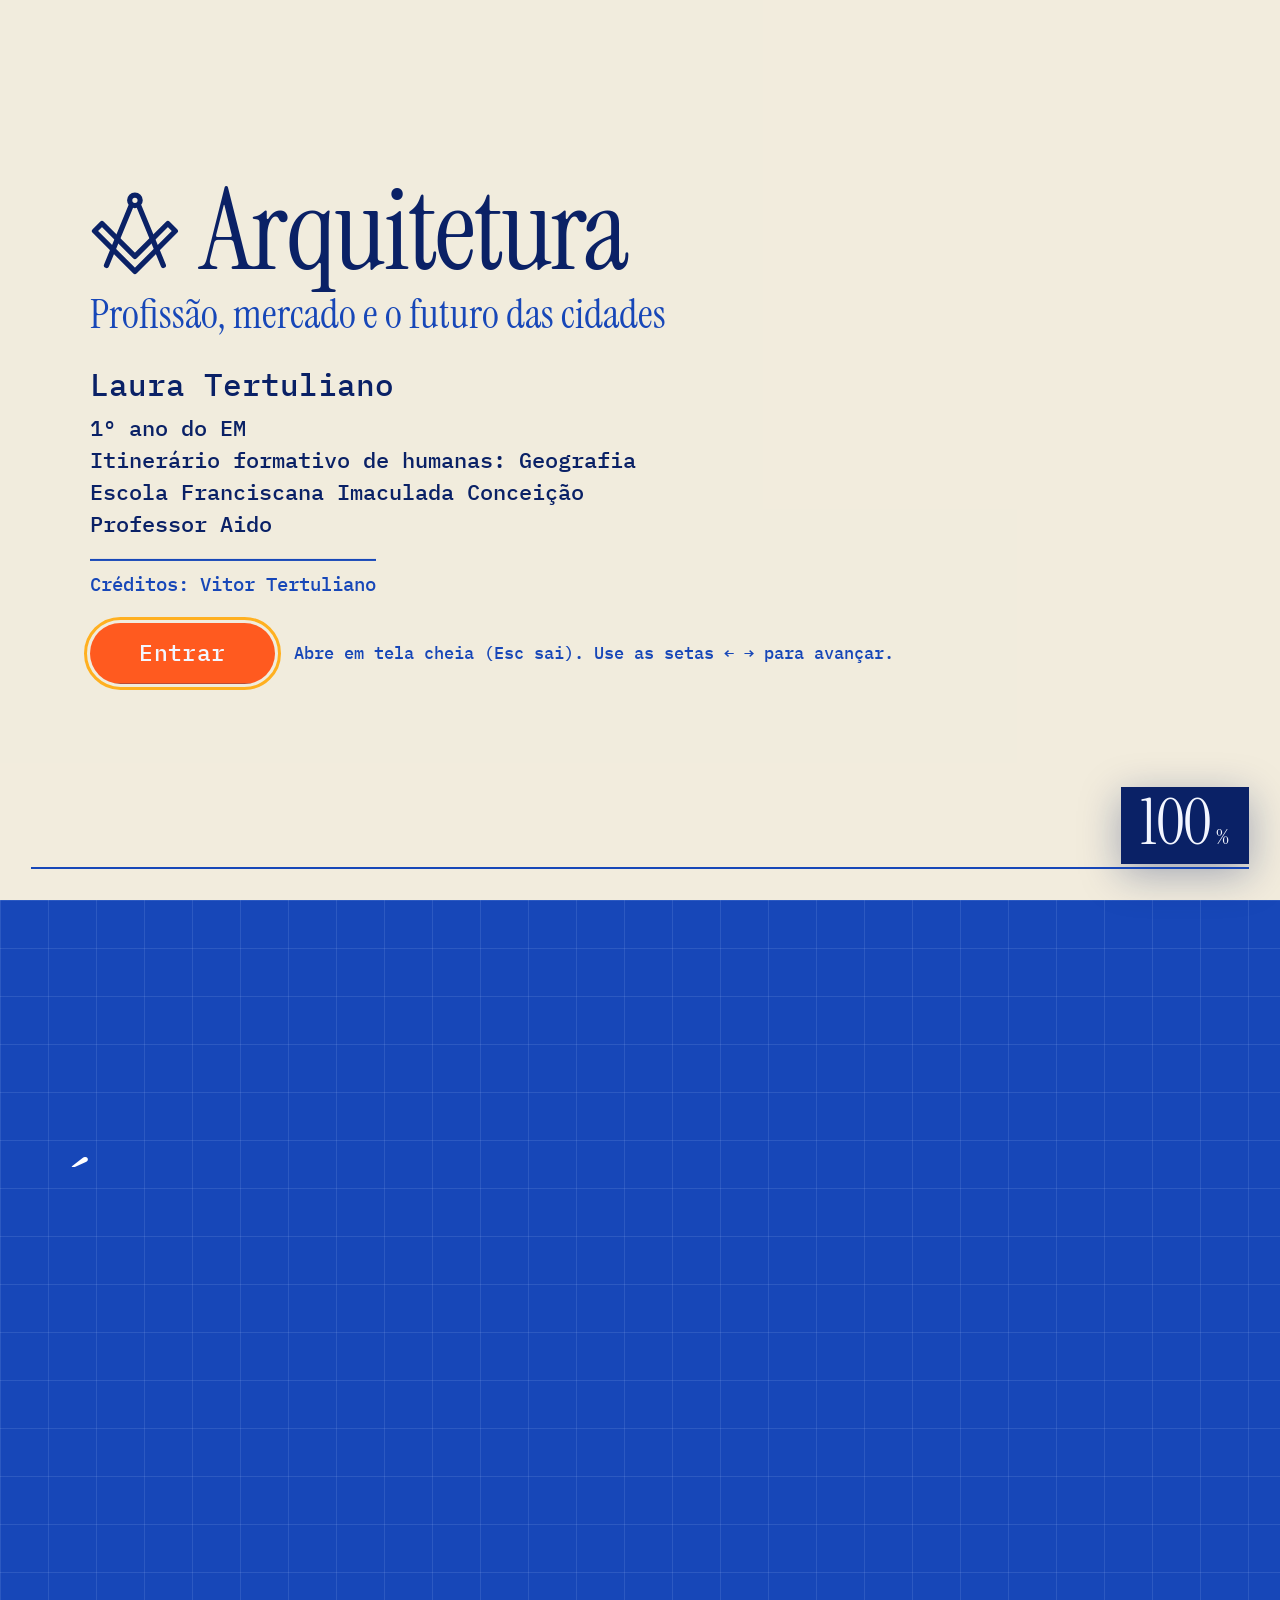
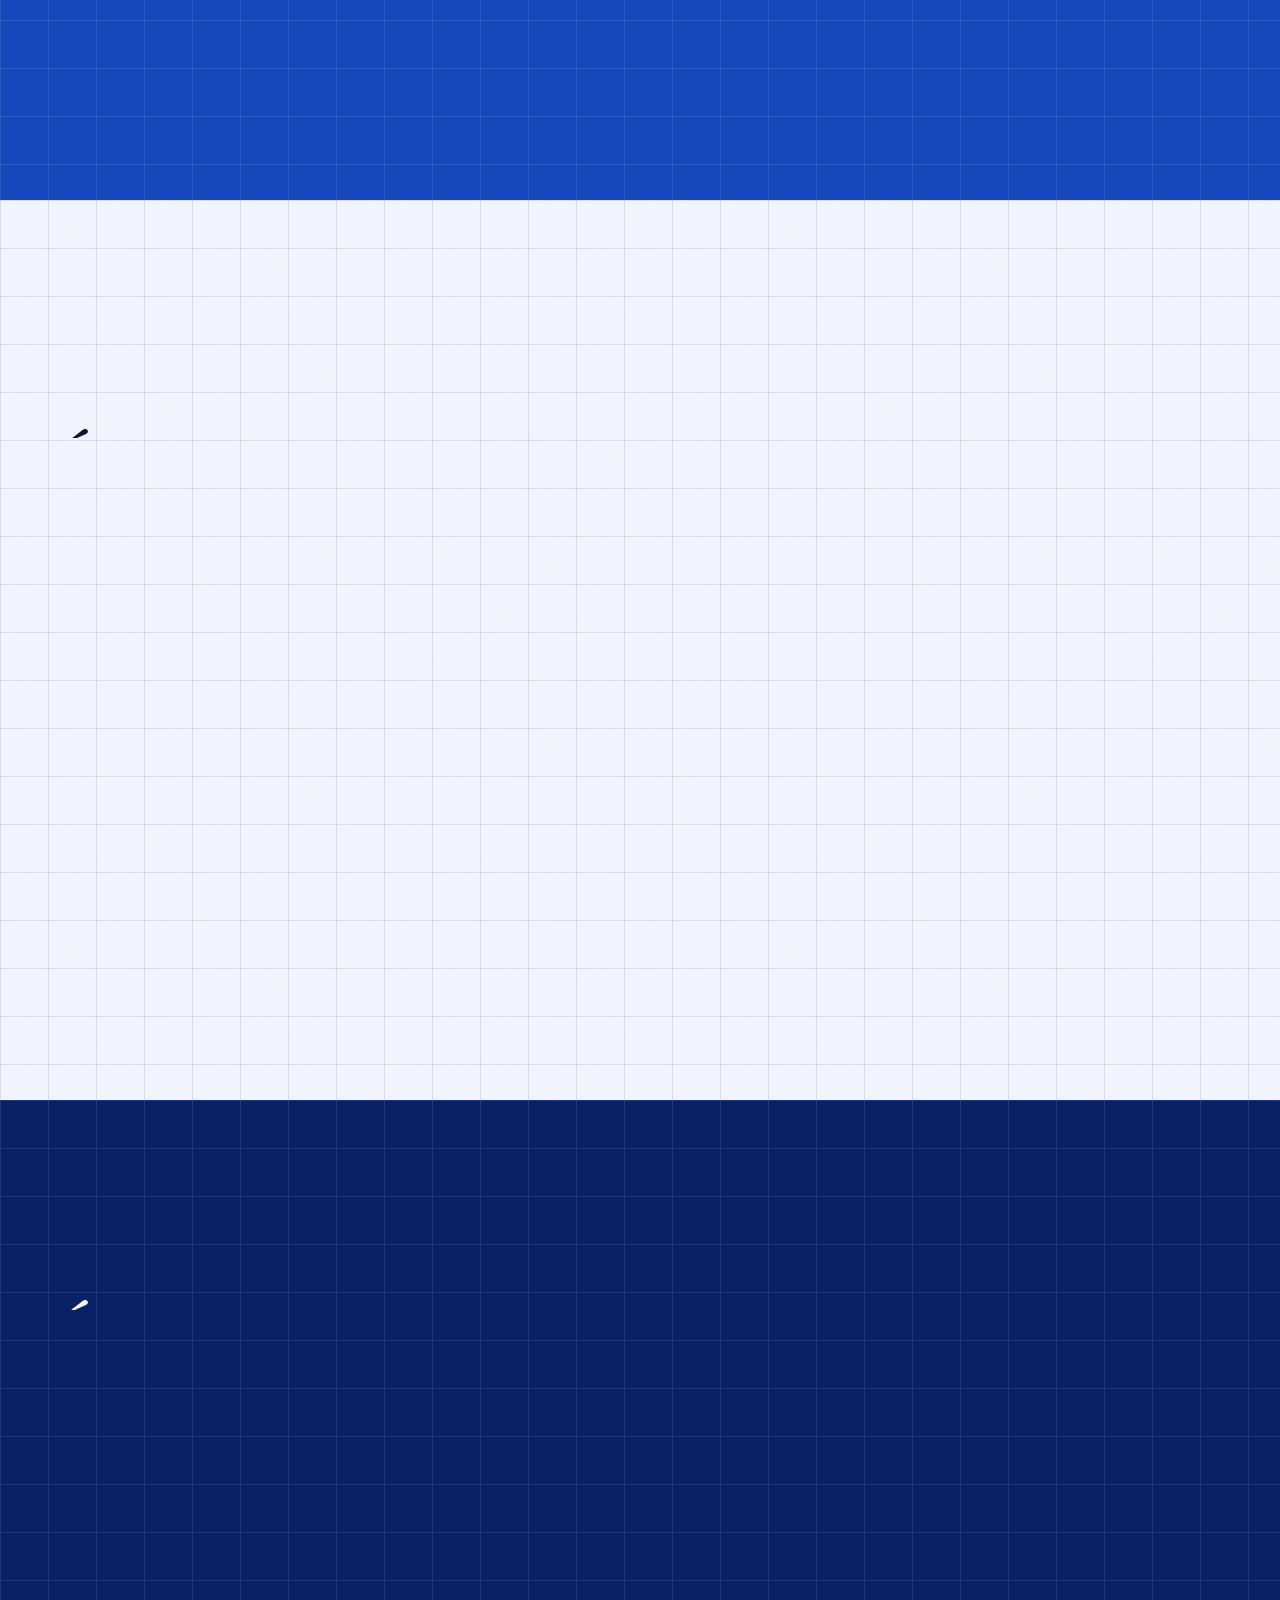
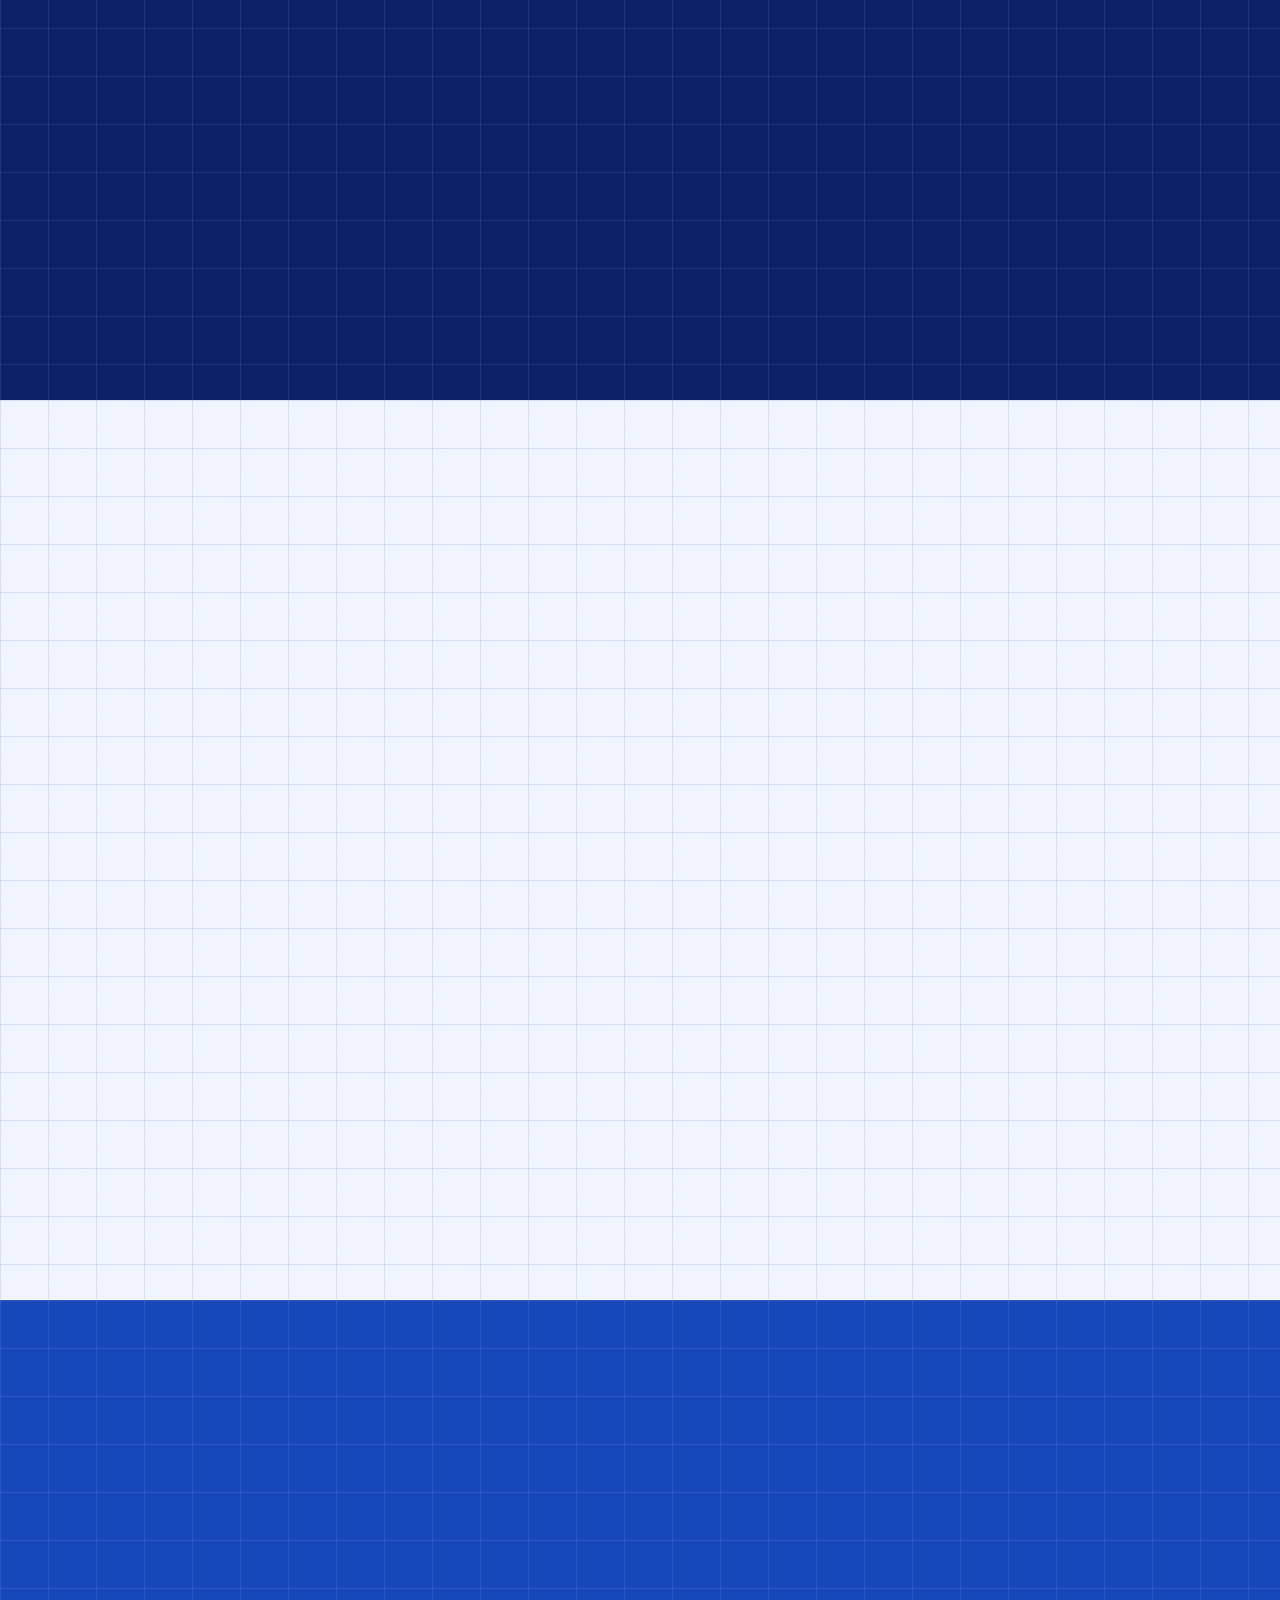
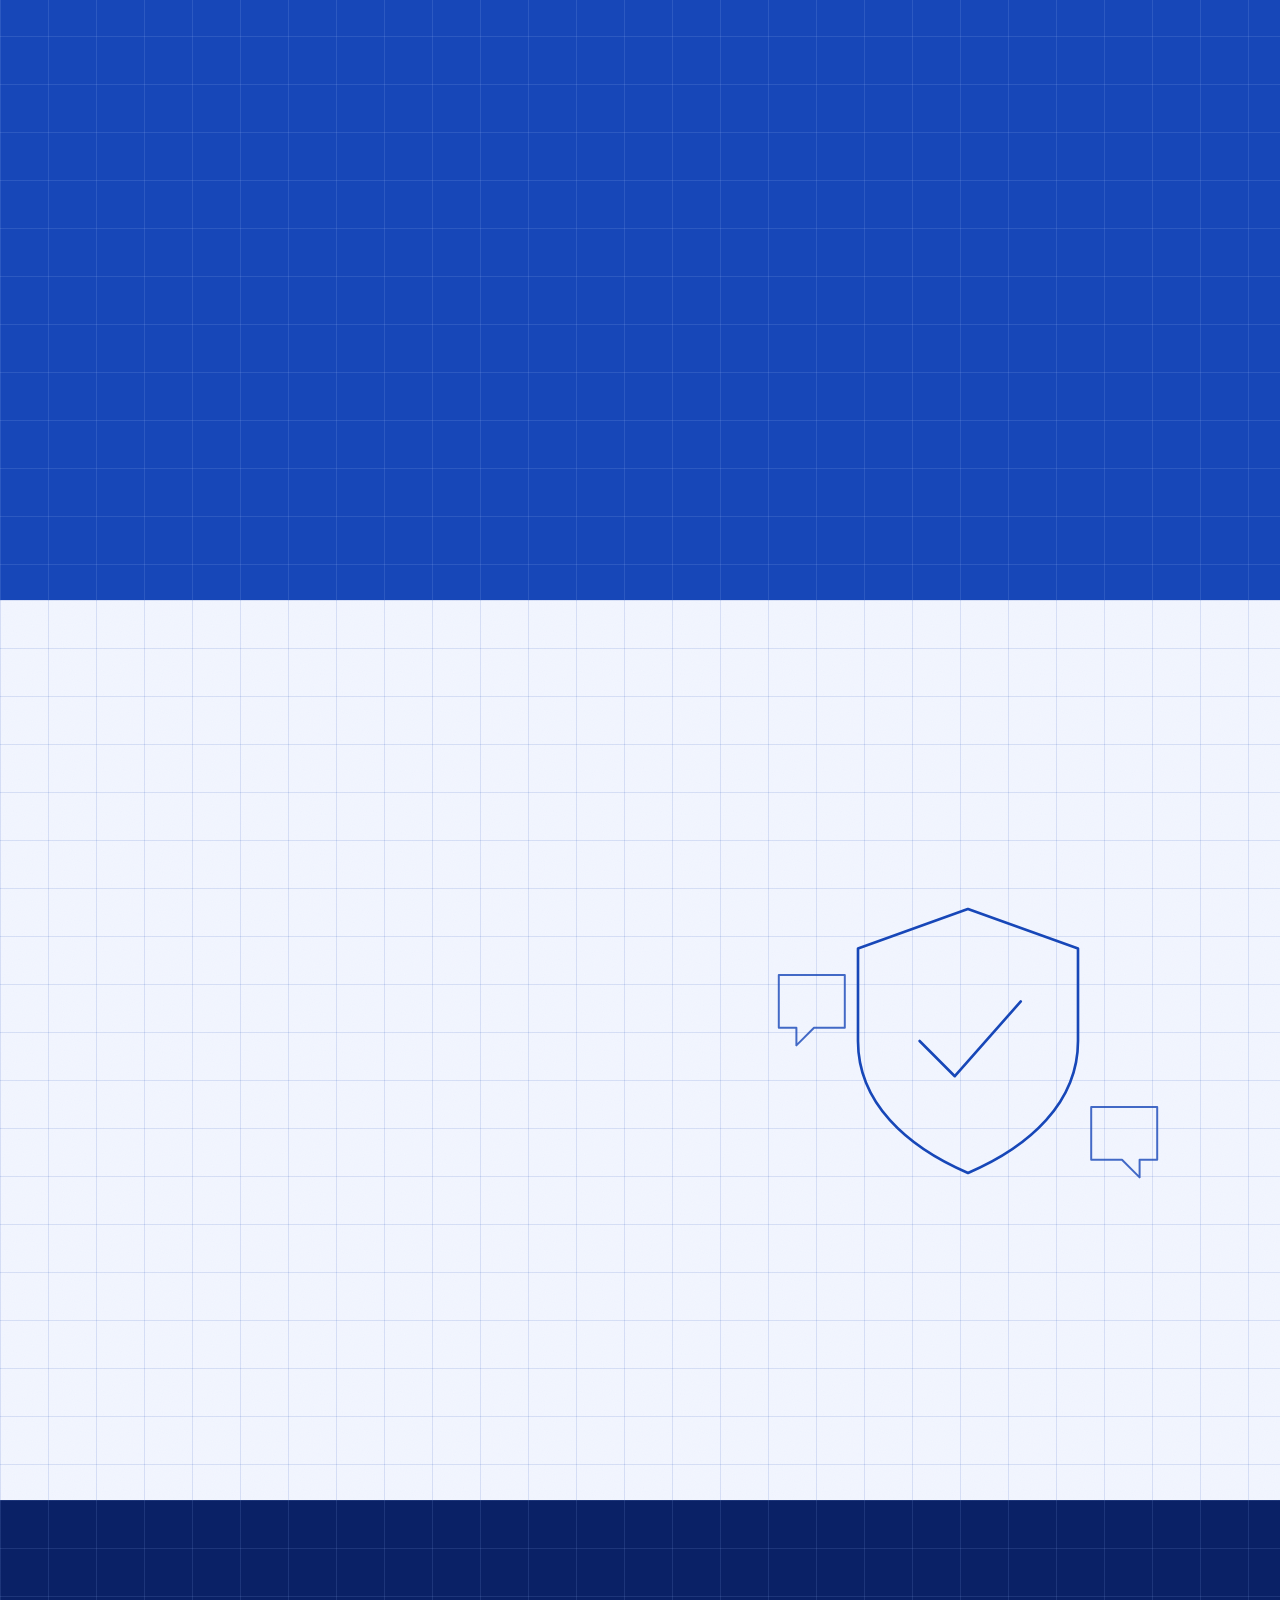
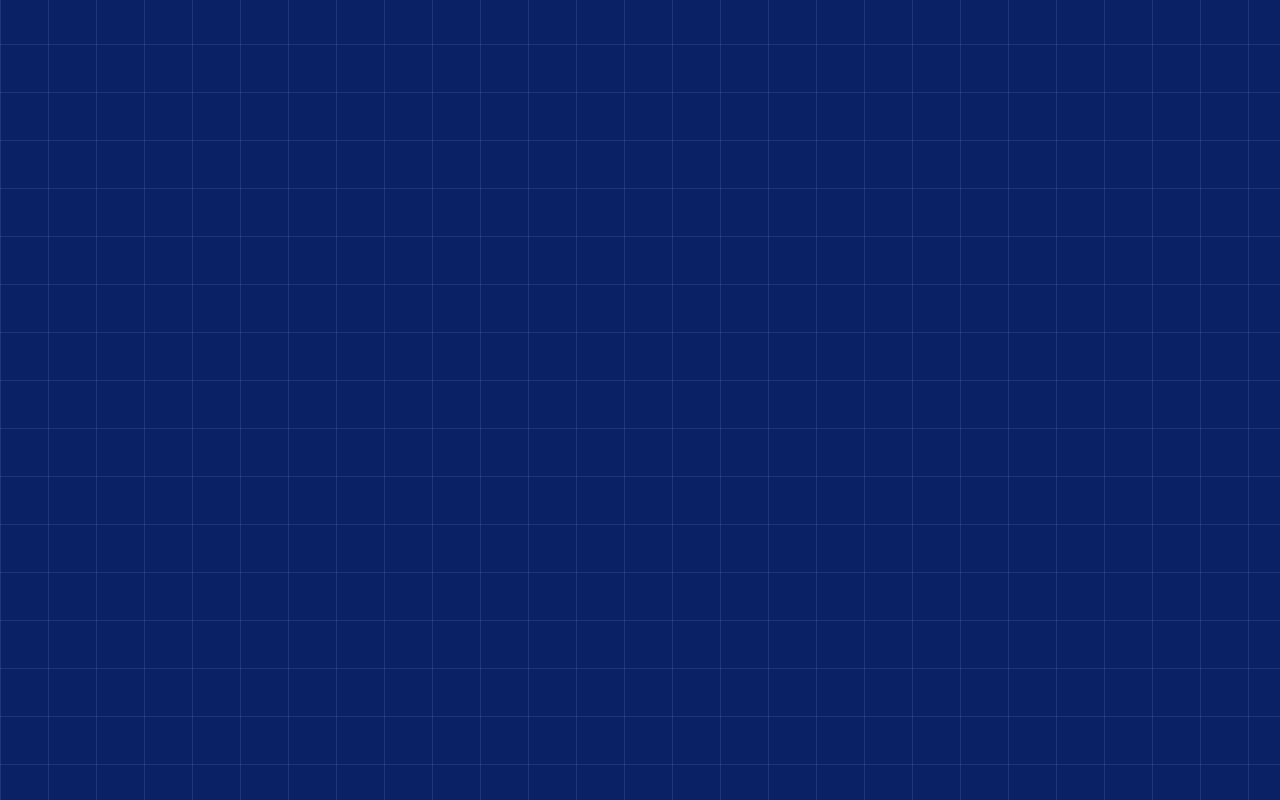
<file: index.html>
<!doctype html>
<html lang="pt-BR">
<head>
  <meta charset="utf-8">
  <meta name="viewport" content="width=device-width, initial-scale=1">
  <title>Arquitetura — Laura Tertuliano</title>
  <meta name="description" content="Trabalho escolar sobre Arquitetura: profissão, mercado, inovações e o futuro das cidades.">
  <meta name="theme-color" content="#0A2166">
  <link rel="icon" href="data:image/svg+xml,%3Csvg xmlns='http://www.w3.org/2000/svg' viewBox='0 0 120 120'%3E%3Crect width='120' height='120' rx='22' fill='%230A2166'/%3E%3Cg transform='translate(0 4)' fill='none' stroke='%23F3F6FF' stroke-width='6' stroke-linejoin='round'%3E%3Ccircle cx='60' cy='15' r='7'/%3E%3Cpath d='M55 22L24 98M65 22L96 98'/%3E%3Cpath d='M6 52L16 42L60 86L104 42L114 52L60 106Z'/%3E%3C/g%3E%3C/svg%3E">
  <script>
    if (!matchMedia('(prefers-reduced-motion: reduce)').matches) {
      document.documentElement.classList.add('anim');
      setTimeout(function () { if (!window.__vida) document.documentElement.classList.remove('anim'); }, 4000);
    }
  </script>
  <link rel="preload" href="fonts/InstrumentSerif-400.ttf" as="font" type="font/ttf" crossorigin>
  <link rel="stylesheet" href="fonts/fonts.css">
  <link rel="stylesheet" href="css/style.css?v=2">
  <link rel="stylesheet" href="css/vida.css?v=6">
  <link rel="stylesheet" href="css/heron.css?v=40">
</head>
<body>

<div class="pre" id="pre" aria-hidden="true">
  <video class="pre-video" id="pre-video" src="video/casa.mp4" muted playsinline preload="auto"></video>
  <div class="pre-veu"></div>
  <div class="pre-info">
    <h2><svg class="emb pre-logo" viewBox="0 0 120 112" aria-hidden="true" focusable="false"><circle cx="60" cy="11" r="7"/><path d="M55 18L22 98M65 18L98 98"/><path d="M6 52L16 42L60 86L104 42L114 52L60 106Z"/></svg><span>Arquitetura</span></h2>
    <p class="pi-sub">Profissão, mercado e o futuro das cidades</p>
    <p class="pi-nome">Laura Tertuliano</p>
    <ul>
      <li>1º ano do EM</li>
      <li>Itinerário formativo de humanas: Geografia</li>
      <li>Escola Franciscana Imaculada Conceição</li>
      <li>Professor Aido</li>
    </ul>
    <p class="pi-cred">Créditos: Vitor Tertuliano</p>
    <div class="pi-entrar"><button class="pre-entrar" id="pre-entrar" type="button">Entrar</button><span>Abre em tela cheia (Esc sai). Use as setas ← → para avançar.</span></div>
  </div>
  <div class="pre-num"><span class="pre-n">00</span><small>%</small></div>
  <div class="pre-barra"><i></i></div>
</div>

<div class="moldura" aria-hidden="true"><i></i><i></i><i></i><i></i></div>

<div class="progresso" aria-hidden="true"><span id="barra"></span></div>

<header class="topo">
  <a class="marca" href="#oque" aria-label="Voltar ao início"><svg class="emb" viewBox="0 0 120 112" aria-hidden="true"><circle cx="60" cy="11" r="7"/><path d="M55 18L22 98M65 18L98 98"/><path d="M6 52L16 42L60 86L104 42L114 52L60 106Z"/></svg><span>Arquitetura</span><span id="contador" aria-live="off">01 / 08</span></a>
  <button class="menu-btn" id="menu-btn" aria-expanded="false" aria-controls="menu">Seções</button>
</header>

<nav class="menu" id="menu" hidden aria-label="Seções do trabalho">
  <button class="menu-btn menu-fechar" id="menu-fechar">Fechar</button>
  <ol id="menu-lista"></ol>
</nav>
<nav class="pontos" id="pontos" aria-label="Posição na página"></nav>

<main>

<!-- 02 O QUE É -->
<section class="prancha t-papel" id="oque" data-nome="O que é Arquitetura">
  <div class="wrap duas">
    <div>
      <p class="tag">Prancha 01</p>
      <h2 class="frase">O que é Arquitetura e por que ela é importante?</h2>
      <p class="lead">A arquitetura é a arte de planejar espaços e cidades, unindo técnica e estética. Ela é essencial porque garante segurança, melhora o bem-estar e a saúde com ambientes confortáveis, promove a sustentabilidade e preserva a identidade cultural da sociedade.</p>
      <ul class="beneficios desenho">
        <li>
          <svg viewBox="0 0 48 48" aria-hidden="true"><path d="M24 4L40 10V24C40 34 33 41 24 44C15 41 8 34 8 24V10Z"/><path d="M17 24l5 5 9-10"/></svg>
          <span>Segurança</span>
        </li>
        <li>
          <svg viewBox="0 0 48 48" aria-hidden="true"><path d="M24 40C10 30 6 22 6 16A9 9 0 0 1 24 13A9 9 0 0 1 42 16C42 22 38 30 24 40Z"/></svg>
          <span>Bem-estar e saúde</span>
        </li>
        <li>
          <svg viewBox="0 0 48 48" aria-hidden="true"><path d="M10 38C10 18 22 8 40 8C40 26 30 38 10 38Z"/><path d="M10 38L28 20"/></svg>
          <span>Sustentabilidade</span>
        </li>
        <li>
          <svg viewBox="0 0 48 48" aria-hidden="true"><path d="M8 40H40M12 40V18M20 40V18M28 40V18M36 40V18M8 18L24 8L40 18Z"/></svg>
          <span>Identidade cultural</span>
        </li>
      </ul>    </div>
    <figure class="croqui" role="img" aria-label="Croqui de uma casa moderna com ipê amarelo: primeiro os traços a nanquim, depois a aquarela">
      <img class="linha" src="images/casa2-linha.webp" alt="" width="2048" height="1144" decoding="async">
      <img class="cor" src="images/casa2.webp" alt="" width="1024" height="572" decoding="async">
    </figure>
  </div>
  <a class="fonte" href="#fontes-1">Fontes desta seção</a>
</section>

<!-- 03 ÁREAS MAIS REMUNERADAS ATUALMENTE -->
<section class="prancha t-prancha" id="atuais" data-nome="Áreas mais remuneradas hoje">
  <div class="wrap">
    <p class="tag">Prancha 02</p>
    <h2 class="frase">Áreas mais remuneradas atualmente</h2>
    <p class="lead">As áreas mais bem remuneradas na arquitetura:</p>
    <div class="mestre" data-mestre>
      <ul class="lista" role="tablist" aria-orientation="vertical" aria-label="Áreas mais remuneradas atualmente">
        <li role="presentation"><button role="tab" id="a-t1" aria-controls="a-p1">Arquitetura de Patrimônio e Restauro</button></li>
        <li role="presentation"><button role="tab" id="a-t2" aria-controls="a-p2">Gestão e Coordenação de Obras / BIM Management</button></li>
        <li role="presentation"><button role="tab" id="a-t3" aria-controls="a-p3">Planejamento Urbano e Infraestrutura</button></li>
        <li role="presentation"><button role="tab" id="a-t4" aria-controls="a-p4">Arquitetura de Edificações / Projetos Comerciais e Corporativos</button></li>
        <li role="presentation"><button role="tab" id="a-t5" aria-controls="a-p5">Empreendedorismo e Projetos Autorais</button></li>
      </ul>
      <div class="detalhe">
        <article role="tabpanel" id="a-p1" aria-labelledby="a-t1"><h3>Arquitetura de Patrimônio e Restauro</h3><p>Especializada na conservação, recuperação e restauração de edifícios históricos e patrimônios tombados.</p>
          <svg class="area-desenho" viewBox="0 0 240 180" aria-hidden="true" focusable="false">
            <path class="tr" d="M16 160H224" style="--d:0"/>
            <path class="tr" d="M26 152H214" style="--d:0.05"/>
            <path class="tr" d="M36 144H204" style="--d:0.1"/>
            <path class="tr" d="M56 144V86M68 144V86" style="--d:0.2"/>
            <path class="tr fino" d="M52 86H72 M52 144H72" style="--d:0.3"/>
            <path class="tr" d="M86 144V86M98 144V86" style="--d:0.28"/>
            <path class="tr fino" d="M82 86H102 M82 144H102" style="--d:0.38"/>
            <path class="tr" d="M116 144V86M128 144V86" style="--d:0.36"/>
            <path class="tr fino" d="M112 86H132 M112 144H132" style="--d:0.46"/>
            <path class="tr" d="M146 144V86M158 144V86" style="--d:0.44"/>
            <path class="tr fino" d="M142 86H162 M142 144H162" style="--d:0.54"/>
            <path class="tr" d="M176 144V86M188 144V86" style="--d:0.52"/>
            <path class="tr fino" d="M172 86H192 M172 144H192" style="--d:0.62"/>
            <path class="tr" d="M42 86H210V76H42Z" style="--d:0.6"/>
            <path class="tr" d="M38 76L126 34L214 76Z" style="--d:0.72"/>
            <path class="tr fino" d="M60 72L126 42L192 72" style="--d:0.85"/>
            <circle class="tr fino" cx="126" cy="60" r="7" style="--d:0.9"/>
            <path class="tr ac" d="M222 160V38M238 160V38" style="--d:1.0"/>
            <path class="tr ac fino" d="M222 60 H238" style="--d:1.05"/>
            <path class="tr ac fino" d="M222 90 H238" style="--d:1.05"/>
            <path class="tr ac fino" d="M222 120 H238" style="--d:1.05"/>
            <path class="tr ac fino" d="M222 150 H238" style="--d:1.05"/>
            <path class="tr ac fino" d="M222 150L238 120M222 120L238 90M222 90L238 60" style="--d:1.1"/></svg>
        </article>
        <article role="tabpanel" id="a-p2" aria-labelledby="a-t2" hidden><h3>Gestão e Coordenação de Obras / BIM Management</h3><p>Focada no gerenciamento de canteiros, controle de custos, prazos, equipes e modelagem de informação da construção (BIM).</p>
          <svg class="area-desenho" viewBox="0 0 240 180" aria-hidden="true" focusable="false">
            <path class="tr" d="M50 60L110 30L170 60L110 90Z" style="--d:0"/>
            <path class="tr" d="M50 60V130L110 160V90" style="--d:0.15"/>
            <path class="tr" d="M110 160L170 130V60" style="--d:0.3"/>
            <path class="tr" d="M110 90V160" style="--d:0.35"/>
            <path class="tr fino" d="M50 77 L110 107 M110 107 L170 77" style="--d:0.45"/>
            <path class="tr fino" d="M50 95 L110 125 M110 125 L170 95" style="--d:0.55"/>
            <path class="tr fino" d="M50 112 L110 142 M110 142 L170 112" style="--d:0.65"/>
            <path class="tr fino ac" d="M32 60V130M28 60H36M28 130H36" style="--d:0.8"/>
            <path class="tr" d="M188 98H232V160H188Z" style="--d:0.9"/>
            <path class="tr fino" d="M204 93V102H216V93Z" style="--d:1.0"/>
            <path class="tr ac" d="M195 114 l4 4 7-8" style="--d:1.05"/>
            <path class="tr fino" d="M214 114 H226" style="--d:1.1"/>
            <path class="tr ac" d="M195 129 l4 4 7-8" style="--d:1.13"/>
            <path class="tr fino" d="M214 129 H226" style="--d:1.18"/>
            <path class="tr ac" d="M195 144 l4 4 7-8" style="--d:1.21"/>
            <path class="tr fino" d="M214 144 H226" style="--d:1.26"/></svg>
        </article>
        <article role="tabpanel" id="a-p3" aria-labelledby="a-t3" hidden><h3>Planejamento Urbano e Infraestrutura</h3><p>Elaboração de planos diretores, ordenamento de cidades, grandes projetos de mobilidade e infraestrutura pública.</p>
          <svg class="area-desenho" viewBox="0 0 240 180" aria-hidden="true" focusable="false">
            <path class="tr" d="M14 120H226M14 128H226" style="--d:0"/>
            <path class="tr" d="M14 120V150M226 120V150" style="--d:0.08"/>
            <path class="tr" d="M8 150H232" style="--d:0.1"/>
            <path class="tr" d="M78 150V46H86V150M158 150V46H166V150" style="--d:0.2"/>
            <path class="tr" d="M82 46C52 80 32 108 18 120" style="--d:0.45"/>
            <path class="tr" d="M82 46Q122 110 162 46" style="--d:0.5"/>
            <path class="tr" d="M162 46C192 80 212 108 226 120" style="--d:0.55"/>
            <path class="tr fino" d="M96 64 V120" style="--d:0.7"/>
            <path class="tr fino" d="M110 75 V120" style="--d:0.7"/>
            <path class="tr fino" d="M122 78 V120" style="--d:0.7"/>
            <path class="tr fino" d="M134 75 V120" style="--d:0.7"/>
            <path class="tr fino" d="M148 64 V120" style="--d:0.7"/>
            <path class="tr fino" d="M24 162q9 -5 18 0t18 0t18 0t18 0t18 0t18 0t18 0t18 0" style="--d:0.85"/>
            <path class="tr fino" d="M80 172q9 -5 18 0t18 0t18 0t18 0t18 0t18 0t18 0" style="--d:0.95"/>
            <circle class="tr fino ac" cx="30" cy="30" r="15" style="--d:1.0"/>
            <path class="tr ac" d="M30 17L36 36L30 31L24 36Z" style="--d:1.05"/></svg>
        </article>
        <article role="tabpanel" id="a-p4" aria-labelledby="a-t4" hidden><h3>Arquitetura de Edificações / Projetos Comerciais e Corporativos</h3><p>Projetos de grande porte para incorporadoras, hospitais, hotéis e edifícios empresariais.</p>
          <svg class="area-desenho" viewBox="0 0 240 180" aria-hidden="true" focusable="false">
            <path class="tr" d="M16 160H228" style="--d:0"/>
            <path class="tr" d="M40 160V62H92V160" style="--d:0.1"/>
            <path class="tr fino" d="M52 62V160M66 62V160M80 62V160" style="--d:0.2"/>
            <path class="tr fino" d="M40 74 H92" style="--d:0.22"/>
            <path class="tr fino" d="M40 86 H92" style="--d:0.22"/>
            <path class="tr fino" d="M40 98 H92" style="--d:0.22"/>
            <path class="tr fino" d="M40 110 H92" style="--d:0.22"/>
            <path class="tr fino" d="M40 122 H92" style="--d:0.22"/>
            <path class="tr fino" d="M40 134 H92" style="--d:0.22"/>
            <path class="tr fino" d="M40 146 H92" style="--d:0.22"/>
            <path class="tr fino" d="M40 158 H92" style="--d:0.22"/>
            <path class="tr" d="M102 160V34H152V160" style="--d:0.3"/>
            <path class="tr" d="M110 34V24H144V34" style="--d:0.4"/>
            <path class="tr" d="M127 24V8" style="--d:0.45"/>
            <circle class="tr ac" cx="127" cy="7" r="2.5" style="--d:0.5"/>
            <path class="tr fino" d="M114 34V160M127 34V160M140 34V160" style="--d:0.5"/>
            <path class="tr fino" d="M102 46 H152" style="--d:0.52"/>
            <path class="tr fino" d="M102 58 H152" style="--d:0.52"/>
            <path class="tr fino" d="M102 70 H152" style="--d:0.52"/>
            <path class="tr fino" d="M102 82 H152" style="--d:0.52"/>
            <path class="tr fino" d="M102 94 H152" style="--d:0.52"/>
            <path class="tr fino" d="M102 106 H152" style="--d:0.52"/>
            <path class="tr fino" d="M102 118 H152" style="--d:0.52"/>
            <path class="tr fino" d="M102 130 H152" style="--d:0.52"/>
            <path class="tr fino" d="M102 142 H152" style="--d:0.52"/>
            <path class="tr fino" d="M102 154 H152" style="--d:0.52"/>
            <path class="tr" d="M162 160V84H212V160" style="--d:0.6"/>
            <path class="tr fino" d="M162 84L212 84" style="--d:0.65"/>
            <path class="tr fino" d="M162 96 H212" style="--d:0.7"/>
            <path class="tr fino" d="M162 108 H212" style="--d:0.7"/>
            <path class="tr fino" d="M162 120 H212" style="--d:0.7"/>
            <path class="tr fino" d="M162 132 H212" style="--d:0.7"/>
            <path class="tr fino" d="M162 144 H212" style="--d:0.7"/>
            <path class="tr fino" d="M162 156 H212" style="--d:0.7"/>
            <path class="tr ac fino" d="M176 96L196 128M184 96L212 138" style="--d:0.9"/>
            <path class="tr fino" d="M174 160V150H198V160" style="--d:0.95"/></svg>
        </article>
        <article role="tabpanel" id="a-p5" aria-labelledby="a-t5" hidden><h3>Empreendedorismo e Projetos Autorais</h3><p>Sócios de escritórios consolidados ou arquitetos autônomos com marca própria no mercado de alto padrão.</p>
          <svg class="area-desenho" viewBox="0 0 240 180" aria-hidden="true" focusable="false">
            <path class="tr" d="M16 140H224" style="--d:0"/>
            <path class="tr" d="M36 140V172M204 140V172" style="--d:0.05"/>
            <path class="tr" d="M40 138L60 112H190L210 138Z" style="--d:0.15"/>
            <path class="tr" d="M88 128V108H128V128M83 108L108 90L133 108" style="--d:0.3"/>
            <path class="tr fino" d="M102 128V117H114V128" style="--d:0.4"/>
            <path class="tr" d="M160 112L172 70L184 112M172 70V60" style="--d:0.5"/>
            <circle class="tr" cx="172" cy="57" r="3.5" style="--d:0.55"/>
            <path class="tr ac fino" d="M160 124A14 14 0 0 1 184 124" style="--d:0.6"/>
            <path class="tr" d="M26 102L30 106L72 64L68 60Z" style="--d:0.7"/>
            <path class="tr fino" d="M26 102L24 110L30 106" style="--d:0.75"/>
            <circle class="tr ac" cx="206" cy="46" r="14" style="--d:0.85"/>
            <path class="tr ac fino" d="M199 62H213M200 67H212" style="--d:0.9"/>
            <path class="tr ac fino" d="M206 22V28M226 32L222 36M186 32L190 36M232 48H226M180 48H186" style="--d:0.95"/></svg>
        </article>
      </div>
    </div>
  </div>
  <a class="fonte" href="#fontes-2">Fontes desta seção</a>
</section>

<!-- 04 ÁREAS MAIS BEM REMUNERADAS NO FUTURO -->
<section class="prancha t-papel" id="futuro" data-nome="Áreas mais bem remuneradas no futuro">
  <div class="wrap">
    <p class="tag">Prancha 03</p>
    <h2 class="frase">Áreas mais bem remuneradas no futuro</h2>
    <p class="lead">As áreas mais promissoras e bem remuneradas da arquitetura para os próximos anos:</p>
    <div class="mestre" data-mestre>
      <ul class="lista" role="tablist" aria-orientation="vertical" aria-label="Áreas mais bem remuneradas no futuro">
        <li role="presentation"><button role="tab" id="f-t1" aria-controls="f-p1">Arquitetura Sustentável e Bioclimática</button></li>
        <li role="presentation"><button role="tab" id="f-t2" aria-controls="f-p2">Tecnologia BIM Avançada e Arquitetura Digital</button></li>
        <li role="presentation"><button role="tab" id="f-t3" aria-controls="f-p3">Cidades Inteligentes (Smart Cities) e Urbanismo Resiliente</button></li>
        <li role="presentation"><button role="tab" id="f-t4" aria-controls="f-p4">Neuroarquitetura e Arquitetura de Saúde/Hospitalar</button></li>
        <li role="presentation"><button role="tab" id="f-t5" aria-controls="f-p5">Construção Off-site e Modular</button></li>
      </ul>
      <div class="detalhe">
        <article role="tabpanel" id="f-p1" aria-labelledby="f-t1"><h3>Arquitetura Sustentável e Bioclimática</h3><p>Focada em projetos com pegada de carbono zero, eficiência energética, uso de energias renováveis e certificações ambientais (como LEED).</p>
          <svg class="area-desenho" viewBox="0 0 240 180" aria-hidden="true" focusable="false">
            <path class="tr" d="M16 160H224" style="--d:0"/>
            <path class="tr" d="M50 160V92H150V160" style="--d:0.1"/>
            <path class="tr" d="M44 92H156" style="--d:0.2"/>
            <path class="tr fino" d="M56 92q4 -10 8 0M70 92q4 -12 8 0M86 92q4 -10 8 0M102 92q4 -12 8 0M118 92q4 -10 8 0M134 92q4 -10 8 0" style="--d:0.3"/>
            <path class="tr" d="M60 106H90V130H60ZM110 106H140V130H110Z" style="--d:0.4"/>
            <path class="tr" d="M92 160V138H108V160" style="--d:0.5"/>
            <path class="tr" d="M150 160V118H198V160" style="--d:0.55"/>
            <path class="tr" d="M152 118L162 102H198V118" style="--d:0.6"/>
            <path class="tr fino" d="M170 102L166 118M182 102L182 118M194 102L198 118" style="--d:0.65"/>
            <path class="tr" d="M18 130C18 108 28 98 42 96C42 112 34 124 18 130Z" style="--d:0.75"/>
            <path class="tr fino" d="M18 130L36 108" style="--d:0.8"/>
            <circle class="tr ac" cx="190" cy="46" r="14" style="--d:0.85"/>
            <path class="tr ac fino" d="M190 24V16M212 46H220M160 46H168M206 30L212 24M174 30L168 24" style="--d:0.95"/></svg>
        </article>
        <article role="tabpanel" id="f-p2" aria-labelledby="f-t2" hidden><h3>Tecnologia BIM Avançada e Arquitetura Digital</h3><p>Integração de inteligência artificial, realidade aumentada, gêmeos digitais (digital twins) e gestão de dados complexos de construção.</p>
          <svg class="area-desenho" viewBox="0 0 240 180" aria-hidden="true" focusable="false">
            <path class="tr" d="M16 160H224" style="--d:0"/>
            <path class="tr" d="M36 160V70H90V160" style="--d:0.1"/>
            <path class="tr fino" d="M36 88 H90" style="--d:0.2"/>
            <path class="tr fino" d="M36 106 H90" style="--d:0.25"/>
            <path class="tr fino" d="M36 124 H90" style="--d:0.3"/>
            <path class="tr fino" d="M36 142 H90" style="--d:0.35"/>
            <path class="tr fino" d="M63 70V160" style="--d:0.4"/>
            <path class="tr ac" d="M130 160V70H184V160" style="--d:0.5"/>
            <path class="tr ac fino" d="M130 88 H184" style="--d:0.6"/>
            <path class="tr ac fino" d="M130 106 H184" style="--d:0.65"/>
            <path class="tr ac fino" d="M130 124 H184" style="--d:0.7"/>
            <path class="tr ac fino" d="M130 142 H184" style="--d:0.75"/>
            <path class="tr ac fino" d="M157 70V160" style="--d:0.8"/>
            <circle class="tr ac" cx="130" cy="70" r="3.4" style="--d:0.9"/>
            <circle class="tr ac" cx="184" cy="70" r="3.4" style="--d:0.9"/>
            <circle class="tr ac" cx="130" cy="160" r="3.4" style="--d:0.9"/>
            <circle class="tr ac" cx="184" cy="160" r="3.4" style="--d:0.9"/>
            <circle class="tr ac" cx="157" cy="115" r="3.4" style="--d:0.9"/>
            <path class="tr fino" d="M98 112H122M105 105L98 112L105 119M115 105L122 112L115 119" style="--d:0.95"/>
            <path class="tr" d="M196 24H226V54H196Z" style="--d:1.0"/>
            <path class="tr fino" d="M205 33H217V45H205Z" style="--d:1.05"/>
            <path class="tr fino" d="M202 24V18M211 24V18M220 24V18M202 54V60M211 54V60M220 54V60" style="--d:1.1"/>
            <path class="tr ac fino" d="M211 60V100H184" style="--d:1.15"/>
            <path class="tr ac fino" d="M184 130H206V142" style="--d:1.2"/>
            <circle class="tr ac" cx="206" cy="146" r="3.2" style="--d:1.25"/></svg>
        </article>
        <article role="tabpanel" id="f-p3" aria-labelledby="f-t3" hidden><h3>Cidades Inteligentes (Smart Cities) e Urbanismo Resiliente</h3><p>Planejamento urbano adaptado a mudanças climáticas, mobilidade sustentável e infraestrutura de cidades conectadas.</p>
          <svg class="area-desenho" viewBox="0 0 240 180" aria-hidden="true" focusable="false">
            <path class="tr" d="M10 150H230" style="--d:0"/>
            <path class="tr" d="M24 150V92H56V150" style="--d:0.1"/>
            <path class="tr" d="M62 150V62H98V150" style="--d:0.15"/>
            <path class="tr" d="M104 150V82H136V150" style="--d:0.2"/>
            <path class="tr" d="M142 150V106H174V150" style="--d:0.25"/>
            <path class="tr" d="M80 62V46" style="--d:0.3"/>
            <path class="tr fino" d="M30 104 H50" style="--d:0.35"/>
            <path class="tr fino" d="M30 116 H50" style="--d:0.35"/>
            <path class="tr fino" d="M30 128 H50" style="--d:0.35"/>
            <path class="tr fino" d="M30 140 H50" style="--d:0.35"/>
            <path class="tr fino" d="M68 76 H92" style="--d:0.38"/>
            <path class="tr fino" d="M68 90 H92" style="--d:0.38"/>
            <path class="tr fino" d="M68 104 H92" style="--d:0.38"/>
            <path class="tr fino" d="M68 118 H92" style="--d:0.38"/>
            <path class="tr fino" d="M68 132 H92" style="--d:0.38"/>
            <path class="tr fino" d="M110 94 H130" style="--d:0.4"/>
            <path class="tr fino" d="M110 108 H130" style="--d:0.4"/>
            <path class="tr fino" d="M110 122 H130" style="--d:0.4"/>
            <path class="tr fino" d="M110 136 H130" style="--d:0.4"/>
            <path class="tr fino" d="M148 118 H168" style="--d:0.42"/>
            <path class="tr fino" d="M148 130 H168" style="--d:0.42"/>
            <path class="tr fino" d="M148 142 H168" style="--d:0.42"/>
            <circle class="tr ac" cx="80" cy="44" r="3" style="--d:0.5"/>
            <path class="tr ac fino" d="M70 36A14 14 0 0 1 90 36" style="--d:0.55"/>
            <path class="tr ac fino" d="M63 30A22 22 0 0 1 97 30" style="--d:0.6"/>
            <circle class="tr ac" cx="120" cy="80" r="3" style="--d:0.65"/>
            <path class="tr ac fino" d="M114 72A9 9 0 0 1 126 72" style="--d:0.7"/>
            <path class="tr" d="M196 150V126" style="--d:0.75"/>
            <path class="tr" d="M180 126C176 108 190 98 200 100C214 102 218 120 208 128C202 134 188 134 180 126Z" style="--d:0.8"/>
            <path class="tr fino" d="M10 166q9 -5 18 0t18 0t18 0t18 0t18 0t18 0t18 0t18 0t18 0t18 0t18 0t18 0" style="--d:0.9"/>
            <path class="tr ac" d="M224 150V172M220 160H228" style="--d:0.95"/></svg>
        </article>
        <article role="tabpanel" id="f-p4" aria-labelledby="f-t4" hidden><h3>Neuroarquitetura e Arquitetura de Saúde/Hospitalar</h3><p>Design focado no bem-estar mental e fisiológico dos usuários, impulsionado pela alta demanda em espaços de saúde e ambientes corporativos.</p>
          <svg class="area-desenho" viewBox="0 0 240 180" aria-hidden="true" focusable="false">
            <path class="tr" d="M16 160H224" style="--d:0"/>
            <path class="tr" d="M28 160V84H112V160" style="--d:0.1"/>
            <path class="tr" d="M50 84V62H90V84" style="--d:0.2"/>
            <path class="tr ac" d="M70 96V126M55 111H85" style="--d:0.3"/>
            <path class="tr fino" d="M38 140H54M62 140H78M86 140H102" style="--d:0.4"/>
            <path class="tr" d="M62 160V148H78V160" style="--d:0.45"/>
            <path class="tr ac" d="M126 134H144L150 114L158 152L166 122L172 134H214" style="--d:0.55"/>
            <path class="tr" d="M152 74C142 74 136 64 142 56C140 46 152 40 160 44C166 36 180 38 182 48C192 48 198 58 192 66C198 74 190 82 180 80C174 86 162 84 158 78C156 78 154 76 152 74Z" style="--d:0.7"/>
            <path class="tr fino" d="M160 44C160 56 166 62 162 70M172 52C172 60 178 66 174 74M148 60C156 60 160 64 166 62M180 62H188" style="--d:0.85"/></svg>
        </article>
        <article role="tabpanel" id="f-p5" aria-labelledby="f-t5" hidden><h3>Construção Off-site e Modular</h3><p>Especialização em arquitetura industrializada, fabricação digital e impressão 3D para obras mais rápidas e econômicas.</p>
          <svg class="area-desenho" viewBox="0 0 240 180" aria-hidden="true" focusable="false">
            <path class="tr" d="M10 160H230" style="--d:0"/>
            <path class="tr" d="M14 160V108L38 90V108L62 90V108L86 90V160Z" style="--d:0.1"/>
            <path class="tr fino" d="M44 160V138H60V160" style="--d:0.2"/>
            <path class="tr" d="M100 160V130H142V160Z" style="--d:0.3"/>
            <path class="tr" d="M142 160V130H184V160Z" style="--d:0.35"/>
            <path class="tr" d="M100 130V100H142V130Z" style="--d:0.4"/>
            <path class="tr fino" d="M108 142H122M150 142H164M108 112H122" style="--d:0.5"/>
            <path class="tr ac" d="M142 92V62H184V92Z" style="--d:0.6"/>
            <path class="tr ac fino" d="M150 76H164M170 76H176" style="--d:0.7"/>
            <path class="tr fino" d="M204 160V26M214 160V26" style="--d:0.8"/>
            <path class="tr fino" d="M204 150L214 138L204 126L214 114L204 102L214 90L204 78L214 66L204 54L214 42" style="--d:0.85"/>
            <path class="tr" d="M120 26H228" style="--d:0.9"/>
            <path class="tr fino" d="M214 26H228V38H214Z" style="--d:0.95"/>
            <path class="tr ac" d="M163 26V62" style="--d:1.0"/>
            <path class="tr ac" d="M156 62H170" style="--d:1.05"/></svg>
        </article>
      </div>
    </div>
  </div>
  <a class="fonte" href="#fontes-3">Fontes desta seção</a>
</section>

<!-- 05 ÁREAS MENOS REMUNERADAS NO FUTURO -->
<section class="prancha t-profundo" id="menos" data-nome="Áreas menos remuneradas no futuro">
  <div class="wrap">
    <p class="tag">Prancha 04</p>
    <h2 class="frase">Áreas menos remuneradas no futuro</h2>
    <p class="lead">As áreas com tendência a menor remuneração no futuro da arquitetura são aquelas altamente repetitivas, operacionais ou suscetíveis à automação direta por inteligência artificial e ferramentas generativas:</p>
    <div class="mestre" data-mestre>
      <ul class="lista" role="tablist" aria-orientation="vertical" aria-label="Áreas menos remuneradas no futuro">
        <li role="presentation"><button role="tab" id="m-t1" aria-controls="m-p1">Desenho Técnico e Modelagem Básica (BIM/CAD Operacional)</button></li>
        <li role="presentation"><button role="tab" id="m-t2" aria-controls="m-p2">Visualização Arquitetônica Tradicional (Render 3D Simples)</button></li>
        <li role="presentation"><button role="tab" id="m-t3" aria-controls="m-p3">Arquitetura de Interiores Residencial de Pequeno Porte (Sem Especialização)</button></li>
        <li role="presentation"><button role="tab" id="m-t4" aria-controls="m-p4">Projetos Padronizados e Repetitivos</button></li>
        <li role="presentation"><button role="tab" id="m-t5" aria-controls="m-p5">Regularização de Imóveis e Tramitação Burocrática Simples</button></li>
      </ul>
      <div class="detalhe">
        <article role="tabpanel" id="m-p1" aria-labelledby="m-t1"><h3>Desenho Técnico e Modelagem Básica (BIM/CAD Operacional)</h3><p>Funções focadas apenas na execução manual de desenhos técnicos, plantas e detalhamentos, que serão cada vez mais automatizados por IA generativa e softwares de código.</p>
          <svg class="area-desenho" viewBox="0 0 240 180" aria-hidden="true" focusable="false">
            <path class="tr" d="M30 40H150V140H30Z" style="--d:0"/>
            <path class="tr" d="M44 54H136V126H44Z" style="--d:0.1"/>
            <path class="tr" d="M96 54V88M96 104V126" style="--d:0.2"/>
            <path class="tr fino" d="M96 88A16 16 0 0 1 112 104" style="--d:0.25"/>
            <path class="tr fino" d="M44 92H80" style="--d:0.3"/>
            <path class="tr fino" d="M44 134H136M44 130V138M136 130V138" style="--d:0.35"/>
            <path class="tr fino" d="M144 54V126M140 54H148M140 126H148" style="--d:0.4"/>
            <path class="tr" d="M170 30L214 44L206 70L162 56Z" style="--d:0.5"/>
            <path class="tr fino" d="M174 38L176 43M182 40L184 45M190 43L192 48M198 45L200 50" style="--d:0.55"/>
            <path class="tr" d="M164 156L212 108L220 116L172 164Z" style="--d:0.65"/>
            <path class="tr fino" d="M164 156L160 168L172 164" style="--d:0.7"/>
            <circle class="tr ac" cx="200" cy="24" r="9" style="--d:0.8"/>
            <circle class="tr ac fino" cx="200" cy="24" r="3" style="--d:0.85"/>
            <path class="tr ac fino" d="M200 10V14M200 34V38M186 24H190M210 24H214M190 14L193 17M207 31L210 34M210 14L207 17M193 31L190 34" style="--d:0.9"/></svg>
        </article>
        <article role="tabpanel" id="m-p2" aria-labelledby="m-t2" hidden><h3>Visualização Arquitetônica Tradicional (Render 3D Simples)</h3><p>A criação de imagens 3D estáticas e renders básicos tende a perder valor econômico com o avanço de algoritmos capazes de gerar maquetes virtuais ultrarrealistas em segundos.</p>
          <svg class="area-desenho" viewBox="0 0 240 180" aria-hidden="true" focusable="false">
            <path class="tr" d="M30 30H170V120H30Z" style="--d:0"/>
            <path class="tr" d="M90 120V140M70 140H130" style="--d:0.1"/>
            <path class="tr" d="M100 52L128 66L100 80L72 66Z" style="--d:0.2"/>
            <path class="tr" d="M72 66V96L100 110V80M100 110L128 96V66" style="--d:0.3"/>
            <path class="tr fino" d="M50 108H150" style="--d:0.4"/>
            <path class="tr fino" d="M44 40H60" style="--d:0.45"/>
            <path class="tr ac" d="M200 36V64M186 50H214" style="--d:0.55"/>
            <path class="tr ac fino" d="M194 44L206 56M206 44L194 56" style="--d:0.6"/>
            <path class="tr ac" d="M214 82V98M206 90H222" style="--d:0.7"/>
            <path class="tr ac fino" d="M186 112V122M181 117H191" style="--d:0.75"/></svg>
        </article>
        <article role="tabpanel" id="m-p3" aria-labelledby="m-t3" hidden><h3>Arquitetura de Interiores Residencial de Pequeno Porte (Sem Especialização)</h3><p>Setor já saturado que enfrentará maior pressão de plataformas online de design padronizado, autodesign e ferramentas de decoração automatizadas para o consumidor final.</p>
          <svg class="area-desenho" viewBox="0 0 240 180" aria-hidden="true" focusable="false">
            <path class="tr" d="M16 152H224" style="--d:0"/>
            <path class="tr" d="M30 40H110V100H30Z" style="--d:0.05"/>
            <path class="tr fino" d="M70 40V100M30 70H110" style="--d:0.1"/>
            <path class="tr" d="M36 140V116H116V140Z" style="--d:0.2"/>
            <path class="tr" d="M44 116V102H108V116" style="--d:0.25"/>
            <path class="tr" d="M28 122V140H36M116 122V140H124" style="--d:0.3"/>
            <path class="tr fino" d="M42 140V148M110 140V148" style="--d:0.35"/>
            <path class="tr" d="M150 148V92M138 92H162L156 76H144Z" style="--d:0.45"/>
            <path class="tr fino" d="M144 148H156" style="--d:0.5"/>
            <path class="tr" d="M184 148L188 128H204L208 148Z" style="--d:0.55"/>
            <path class="tr" d="M196 128C186 112 184 100 192 92C198 104 200 114 196 128M196 128C206 114 214 108 220 108C216 120 208 126 196 128" style="--d:0.6"/>
            <path class="tr ac" d="M184 28H224V78H184Z" style="--d:0.75"/>
            <path class="tr ac fino" d="M192 40H216M192 50H216" style="--d:0.8"/>
            <path class="tr ac" d="M198 66V60H210V66M196 60L204 53L212 60" style="--d:0.85"/></svg>
        </article>
        <article role="tabpanel" id="m-p4" aria-labelledby="m-t4" hidden><h3>Projetos Padronizados e Repetitivos</h3><p>Design de layouts residenciais ou comerciais simples que não demandem soluções técnicas complexas, adaptação climática avançada ou consultoria autoral personalizada.</p>
          <svg class="area-desenho" viewBox="0 0 240 180" aria-hidden="true" focusable="false">
            <path class="tr" d="M10 150H230" style="--d:0"/>
            <path class="tr" d="M18 150V112H62 V150" style="--d:0.1"/>
            <path class="tr" d="M14 112L40 90L66 112" style="--d:0.15"/>
            <path class="tr fino" d="M34 150V134H46 V150" style="--d:0.18"/>
            <path class="tr fino" d="M24 120H32 V128H24 Z M48 120H56 V128H48 Z" style="--d:0.2"/>
            <path class="tr" d="M90 150V112H134 V150" style="--d:0.25"/>
            <path class="tr" d="M86 112L112 90L138 112" style="--d:0.3"/>
            <path class="tr fino" d="M106 150V134H118 V150" style="--d:0.33"/>
            <path class="tr fino" d="M96 120H104 V128H96 Z M120 120H128 V128H120 Z" style="--d:0.35"/>
            <path class="tr" d="M162 150V112H206 V150" style="--d:0.4"/>
            <path class="tr" d="M158 112L184 90L210 112" style="--d:0.45"/>
            <path class="tr fino" d="M178 150V134H190 V150" style="--d:0.48"/>
            <path class="tr fino" d="M168 120H176 V128H168 Z M192 120H200 V128H192 Z" style="--d:0.5"/>
            <path class="tr ac fino" d="M68 128H84M78 122L84 128L78 134" style="--d:0.6"/>
            <path class="tr ac fino" d="M140 128H156M150 122L156 128L150 134" style="--d:0.65"/>
            <path class="tr ac" d="M100 30H124V54H100Z" style="--d:0.75"/>
            <path class="tr ac" d="M108 38H132V62H108Z" style="--d:0.8"/></svg>
        </article>
        <article role="tabpanel" id="m-p5" aria-labelledby="m-t5" hidden><h3>Regularização de Imóveis e Tramitação Burocrática Simples</h3><p>Tarefas administrativas e de aprovação documental que tendem a ser simplificadas e digitalizadas por plataformas governamentais e cidades inteligentes.</p>
          <svg class="area-desenho" viewBox="0 0 240 180" aria-hidden="true" focusable="false">
            <path class="tr fino" d="M56 44H136V134" style="--d:0"/>
            <path class="tr fino" d="M48 52H128V142" style="--d:0.05"/>
            <path class="tr" d="M40 60H120V150H40Z" style="--d:0.1"/>
            <path class="tr fino" d="M50 76H110M50 88H110M50 100H96" style="--d:0.2"/>
            <path class="tr fino" d="M50 138q6 -8 12 0t12 0" style="--d:0.3"/>
            <circle class="tr ac" cx="96" cy="124" r="14" style="--d:0.4"/>
            <path class="tr ac" d="M89 124l5 5 9-10" style="--d:0.5"/>
            <path class="tr" d="M150 70H222V120H150Z" style="--d:0.6"/>
            <path class="tr" d="M142 124H230" style="--d:0.65"/>
            <path class="tr fino" d="M158 82h6v6h-6Z" style="--d:0.7"/>
            <path class="tr fino" d="M158 96h6v6h-6Z" style="--d:0.72"/>
            <path class="tr fino" d="M158 110h6v6h-6Z" style="--d:0.74"/>
            <path class="tr fino" d="M170 85H214M170 99H214M170 113H200" style="--d:0.8"/>
            <path class="tr ac" d="M159 85l2 2 4-5" style="--d:0.9"/></svg>
        </article>
      </div>
    </div>
  </div>
  <a class="fonte" href="#fontes-4">Fontes desta seção</a>
</section>

<!-- 06 INOVAÇÕES -->
<section class="prancha t-papel" id="inovacoes" data-nome="Próximas inovações técnicas">
  <div class="wrap duas inov">
    <div>
      <p class="tag">Prancha 05</p>
      <h2 class="frase">Ideias das próximas inovações técnicas</h2>
      <p class="lead">As principais tendências, inovações tecnológicas e caminhos que estão moldando o futuro da arquitetura concentram-se em áreas de alto valor agregado e alta complexidade:</p>
    </div>

    <div data-mestre data-carrossel>
      <div class="carrossel" role="tablist" aria-label="Inovações">
        <button class="card" role="tab" id="i-t1" aria-controls="i-p1">
          <span class="cnt">[01]</span>
          <svg class="desenho" viewBox="0 0 48 48" aria-hidden="true"><circle cx="10" cy="24" r="4"/><circle cx="24" cy="9" r="4"/><circle cx="24" cy="39" r="4"/><circle cx="38" cy="24" r="4"/><path d="M13 21L21 12M13 27L21 36M27 12L35 21M27 36L35 27M14 24H34"/></svg>
          <span class="nome">Inteligência Artificial e Design Generativo</span>
        </button>
        <button class="card" role="tab" id="i-t2" aria-controls="i-p2">
          <span class="cnt">[02]</span>
          <svg class="desenho" viewBox="0 0 48 48" aria-hidden="true"><path d="M10 38C10 18 22 8 40 8C40 26 30 38 10 38Z"/><path d="M10 38L28 20"/><circle cx="34" cy="38" r="3"/><circle cx="40" cy="30" r="2"/></svg>
          <span class="nome">Materiais Vivos, Inteligentes e Descarbonização</span>
        </button>
        <button class="card" role="tab" id="i-t3" aria-controls="i-p3">
          <span class="cnt">[03]</span>
          <svg class="desenho" viewBox="0 0 48 48" aria-hidden="true"><path d="M6 42H42V30H6ZM24 30V42M6 30V18H24V30M24 30V18H42V30M15 18V8H33V18"/></svg>
          <span class="nome">Industrialização e Fabricação Digital</span>
        </button>
        <button class="card" role="tab" id="i-t4" aria-controls="i-p4">
          <span class="cnt">[04]</span>
          <svg class="desenho" viewBox="0 0 48 48" aria-hidden="true"><circle cx="24" cy="24" r="5"/><path d="M14 24A10 10 0 0 1 24 14M34 24A10 10 0 0 1 24 34M8 24A16 16 0 0 1 24 8M40 24A16 16 0 0 1 24 40"/></svg>
          <span class="nome">Neuroarquitetura Preditiva e Espaços Dinâmicos</span>
        </button>
        <button class="card" role="tab" id="i-t5" aria-controls="i-p5">
          <span class="cnt">[05]</span>
          <svg class="desenho" viewBox="0 0 48 48" aria-hidden="true"><path d="M4 42H44M8 42V22H18V42M18 42V8H30V42M30 42V26H40V42M22 14H26M22 22H26M22 30H26"/></svg>
          <span class="nome">Urbanismo Conectado (Smart &amp; Resilient Cities)</span>
        </button>
      </div>

      <div class="rolo" role="tabpanel" id="i-p1" aria-labelledby="i-t1">
        <header class="rolo-topo"><h3>Inteligência Artificial e Design Generativo</h3><svg class="area-desenho" viewBox="0 0 240 180" aria-hidden="true" focusable="false">
              <path class="tr fino" d="M30 50L70 36" style="--d:0.05"/>
              <path class="tr fino" d="M30 50L70 72" style="--d:0.06"/>
              <path class="tr fino" d="M30 50L70 108" style="--d:0.07"/>
              <path class="tr fino" d="M30 50L70 144" style="--d:0.08"/>
              <path class="tr fino" d="M30 90L70 36" style="--d:0.09"/>
              <path class="tr fino" d="M30 90L70 72" style="--d:0.1"/>
              <path class="tr fino" d="M30 90L70 108" style="--d:0.11"/>
              <path class="tr fino" d="M30 90L70 144" style="--d:0.12"/>
              <path class="tr fino" d="M30 130L70 36" style="--d:0.13"/>
              <path class="tr fino" d="M30 130L70 72" style="--d:0.14"/>
              <path class="tr fino" d="M30 130L70 108" style="--d:0.15"/>
              <path class="tr fino" d="M30 130L70 144" style="--d:0.16"/>
              <path class="tr fino" d="M70 36L110 60" style="--d:0.3"/>
              <path class="tr fino" d="M70 36L110 100" style="--d:0.3"/>
              <path class="tr fino" d="M70 36L110 140" style="--d:0.31"/>
              <path class="tr fino" d="M70 72L110 60" style="--d:0.32"/>
              <path class="tr fino" d="M70 72L110 100" style="--d:0.33"/>
              <path class="tr fino" d="M70 72L110 140" style="--d:0.34"/>
              <path class="tr fino" d="M70 108L110 60" style="--d:0.34"/>
              <path class="tr fino" d="M70 108L110 100" style="--d:0.35"/>
              <path class="tr fino" d="M70 108L110 140" style="--d:0.36"/>
              <path class="tr fino" d="M70 144L110 60" style="--d:0.37"/>
              <path class="tr fino" d="M70 144L110 100" style="--d:0.38"/>
              <path class="tr fino" d="M70 144L110 140" style="--d:0.38"/>
              <circle class="tr" cx="30" cy="50" r="5" style="--d:0.5"/>
              <circle class="tr" cx="30" cy="90" r="5" style="--d:0.5"/>
              <circle class="tr" cx="30" cy="130" r="5" style="--d:0.5"/>
              <circle class="tr" cx="70" cy="36" r="5" style="--d:0.5"/>
              <circle class="tr" cx="70" cy="72" r="5" style="--d:0.5"/>
              <circle class="tr" cx="70" cy="108" r="5" style="--d:0.5"/>
              <circle class="tr" cx="70" cy="144" r="5" style="--d:0.5"/>
              <circle class="tr ac" cx="110" cy="60" r="5" style="--d:0.6"/>
              <circle class="tr ac" cx="110" cy="100" r="5" style="--d:0.6"/>
              <circle class="tr ac" cx="110" cy="140" r="5" style="--d:0.6"/>
              <path class="tr" d="M156 18 H226V62 H156Z" style="--d:0.7"/>
              <path class="tr fino" d="M178 18V44 M156 44 H190" style="--d:0.75"/>
              <path class="tr ac fino" d="M118 60 L150 40" style="--d:0.9"/>
              <path class="tr" d="M156 68 H226V112 H156Z" style="--d:0.8"/>
              <path class="tr fino" d="M188 68V94 M156 94 H204" style="--d:0.85"/>
              <path class="tr ac fino" d="M118 100 L150 90" style="--d:0.95"/>
              <path class="tr" d="M156 118 H226V162 H156Z" style="--d:0.9"/>
              <path class="tr fino" d="M198 118V144 M156 144 H218" style="--d:0.95"/>
              <path class="tr ac fino" d="M118 140 L150 140" style="--d:1.0"/></svg></header>
        <div><h4>Projetos Preditivos</h4><p>A IA deixa de apenas criar imagens 3D para gerar centenas de opções de layout otimizadas para iluminação natural, conforto térmico, eficiência estrutural e ventilação em poucos minutos.</p></div>
        <div><h4>Gêmeos Digitais (Digital Twins)</h4><p>Criação de réplicas virtuais exatas de edifícios e cidades integradas por sensores. O modelo virtual prevê falhas de manutenção, consumo de energia e fluxo de pessoas em tempo real antes ou durante a ocupação.</p></div>
      </div>
      <div class="rolo" role="tabpanel" id="i-p2" aria-labelledby="i-t2" hidden>
        <header class="rolo-topo"><h3>Materiais Vivos, Inteligentes e Descarbonização</h3><svg class="area-desenho" viewBox="0 0 240 180" aria-hidden="true" focusable="false">
              <path class="tr" d="M16 160H224" style="--d:0"/>
              <path class="tr" d="M24 98H112V160H24Z" style="--d:0.1"/>
              <path class="tr ac" d="M68 98L62 116L72 128L64 144L68 160" style="--d:0.25"/>
              <circle class="tr ac" cx="58" cy="112" r="2.6" style="--d:0.4"/>
              <circle class="tr ac" cx="78" cy="120" r="2.6" style="--d:0.4"/>
              <circle class="tr ac" cx="60" cy="136" r="2.6" style="--d:0.4"/>
              <circle class="tr ac" cx="76" cy="148" r="2.6" style="--d:0.4"/>
              <circle class="tr ac" cx="66" cy="124" r="2.6" style="--d:0.4"/>
              <path class="tr fino" d="M32 108H56M84 108H104M32 130H50M88 136H104" style="--d:0.35"/>
              <path class="tr" d="M150 152C150 112 176 86 214 82C214 122 190 150 150 152Z" style="--d:0.5"/>
              <path class="tr fino" d="M150 152L204 94" style="--d:0.6"/>
              <path class="tr fino" d="M146 44c-12 0-14 14-4 18c-6 10 8 18 16 10c6 10 22 6 22 -6c12 -2 12 -18 0 -20c-4 -10 -18 -10 -22 -2c-2 -2 -6 -2 -8 0Z" style="--d:0.7"/>
              <path class="tr ac" d="M170 70V82M164 76L170 82L176 76" style="--d:0.85"/>
              <path class="tr ac fino" d="M120 64A16 16 0 0 1 132 36" style="--d:0.9"/>
              <path class="tr ac fino" d="M128 32L134 36L128 42" style="--d:0.95"/></svg></header>
        <div><h4>Materiais Regenerativos</h4><p>Concretos auto-regenerativos (que utilizam bactérias para fechar as próprias fissuras), tijolos biológicos e tintas que absorvem poluição.</p></div>
        <div><h4>Captura de Carbono e Bio-arquitetura</h4><p>Materiais que capturam CO₂ da atmosfera durante o ciclo de vida da edificação e integração profunda de ecossistemas vivos com automação de manutenção em fachadas e coberturas (Biofilia 2.0).</p></div>
        <div><h4>Vidros Fotovoltaicos Transparentes</h4><p>Janelas capazes de gerar energia solar limpa sem perder a transparência ou alterar o apelo estético do projeto.</p></div>
      </div>
      <div class="rolo" role="tabpanel" id="i-p3" aria-labelledby="i-t3" hidden>
        <header class="rolo-topo"><h3>Industrialização e Fabricação Digital</h3><svg class="area-desenho" viewBox="0 0 240 180" aria-hidden="true" focusable="false">
              <path class="tr" d="M16 160H224" style="--d:0"/>
              <path class="tr" d="M30 160V148H64V160" style="--d:0.05"/>
              <path class="tr" d="M47 148V118L98 84L130 98" style="--d:0.15"/>
              <circle class="tr" cx="47" cy="118" r="5" style="--d:0.2"/>
              <circle class="tr" cx="98" cy="84" r="5" style="--d:0.25"/>
              <path class="tr ac" d="M130 98L134 112" style="--d:0.3"/>
              <path class="tr fino" d="M126 94H136L132 100Z" style="--d:0.32"/>
              <path class="tr fino" d="M96 154 H204" style="--d:0.4"/>
              <path class="tr fino" d="M96 147 H204" style="--d:0.45"/>
              <path class="tr fino" d="M96 140 H204" style="--d:0.5"/>
              <path class="tr fino" d="M96 133 H204" style="--d:0.55"/>
              <path class="tr fino" d="M96 126 H204" style="--d:0.6"/>
              <path class="tr fino" d="M96 119 H204" style="--d:0.65"/>
              <path class="tr" d="M96 160V112H204V160" style="--d:0.35"/>
              <path class="tr ac" d="M96 112H204" style="--d:0.75"/>
              <path class="tr fino" d="M120 160V138H140V160" style="--d:0.8"/>
              <path class="tr fino" d="M158 140H186V152H158Z" style="--d:0.85"/></svg></header>
        <div><h4>Construção Off-site e Modular</h4><p>Montagem de edifícios com módulos tridimensionais pré-fabricados em ambiente fabril robótico, reduzindo o tempo de canteiro de obras em até 50% e eliminando quase 100% dos resíduos.</p></div>
        <div><h4>Impressão 3D em Larga Escala</h4><p>Construção automatizada de casas, estruturas e peças complexas utilizando argila local, concreto de baixo carbono ou polímeros reciclados diretamente no local da obra.</p></div>
      </div>
      <div class="rolo" role="tabpanel" id="i-p4" aria-labelledby="i-t4" hidden>
        <header class="rolo-topo"><h3>Neuroarquitetura Preditiva e Espaços Dinâmicos</h3><svg class="area-desenho" viewBox="0 0 240 180" aria-hidden="true" focusable="false">
              <path class="tr" d="M24 44H216V148H24Z" style="--d:0"/>
              <path class="tr" d="M24 98H118" style="--d:0.15"/>
              <path class="tr fino" d="M24 104H118" style="--d:0.17"/>
              <path class="tr ac" d="M124 98H168M162 92L168 98L162 104" style="--d:0.3"/>
              <path class="tr fino" d="M168 98H200" style="--d:0.32"/>
              <circle class="tr ac" cx="56" cy="58" r="4" style="--d:0.45"/>
              <path class="tr ac fino" d="M47 66A10 10 0 0 0 65 66M40 72A18 18 0 0 0 72 72" style="--d:0.5"/>
              <circle class="tr ac" cx="120" cy="58" r="4" style="--d:0.53"/>
              <path class="tr ac fino" d="M111 66A10 10 0 0 0 129 66M104 72A18 18 0 0 0 136 72" style="--d:0.58"/>
              <circle class="tr ac" cx="184" cy="58" r="4" style="--d:0.61"/>
              <path class="tr ac fino" d="M175 66A10 10 0 0 0 193 66M168 72A18 18 0 0 0 200 72" style="--d:0.66"/>
              <path class="tr ac fino" d="M40 130H72L78 116L86 142L92 130H122" style="--d:0.8"/>
              <path class="tr fino" d="M150 140H206" style="--d:0.85"/>
              <path class="tr fino" d="M158 128H198V140" style="--d:0.88"/></svg></header>
        <div><h4>Design Focado na Saúde Mental</h4><p>Uso de sensores para medir respostas biológicas (estresse, batimentos cardíacos, foco) e adaptar automaticamente a iluminação circadiana, a acústica e a temperatura para otimizar a saúde dos ocupantes.</p></div>
        <div><h4>Arquitetura Adaptativa e Flexível</h4><p>Ambientes com divisórias motorizadas automatizadas por sensores que alteram a configuração e a função dos cômodos ao longo do dia.</p></div>
      </div>
      <div class="rolo" role="tabpanel" id="i-p5" aria-labelledby="i-t5" hidden>
        <header class="rolo-topo"><h3>Urbanismo Conectado (Smart &amp; Resilient Cities)</h3><svg class="area-desenho" viewBox="0 0 240 180" aria-hidden="true" focusable="false">
              <path class="tr" d="M10 150H230" style="--d:0"/>
              <path class="tr" d="M24 150V100H66V150" style="--d:0.1"/>
              <path class="tr" d="M76 150V66H124V150" style="--d:0.15"/>
              <path class="tr" d="M134 150V108H176V150" style="--d:0.2"/>
              <path class="tr fino" d="M32 112 H58" style="--d:0.25"/>
              <path class="tr fino" d="M32 124 H58" style="--d:0.25"/>
              <path class="tr fino" d="M32 136 H58" style="--d:0.25"/>
              <path class="tr fino" d="M84 80 H116" style="--d:0.27"/>
              <path class="tr fino" d="M84 94 H116" style="--d:0.27"/>
              <path class="tr fino" d="M84 108 H116" style="--d:0.27"/>
              <path class="tr fino" d="M84 122 H116" style="--d:0.27"/>
              <path class="tr fino" d="M84 136 H116" style="--d:0.27"/>
              <path class="tr fino" d="M142 120 H168" style="--d:0.29"/>
              <path class="tr fino" d="M142 132 H168" style="--d:0.29"/>
              <circle class="tr ac" cx="45" cy="100" r="4" style="--d:0.4"/>
              <circle class="tr ac" cx="100" cy="66" r="4" style="--d:0.45"/>
              <circle class="tr ac" cx="155" cy="108" r="4" style="--d:0.5"/>
              <path class="tr ac fino" d="M45 100L100 66L155 108" style="--d:0.55"/>
              <path class="tr fino" d="M170 38c-10 0-12 12-3 16c-5 8 6 15 13 8c5 9 19 5 19-5c10-2 10-15 0-17c-3-9-15-9-19-2c-2-2-6-2-10 0Z" style="--d:0.65"/>
              <path class="tr ac fino" d="M176 66v8M188 66v8M200 66v8" style="--d:0.75"/>
              <path class="tr fino" d="M10 166q9 -5 18 0t18 0t18 0t18 0t18 0t18 0t18 0t18 0t18 0t18 0t18 0t18 0t18 0" style="--d:0.85"/>
              <path class="tr ac" d="M214 150V172M210 160H218" style="--d:0.95"/></svg></header>
        <div><h4>Cidades Responsivas e IoT</h4><p>Infraestrutura urbana onde praças, vias públicas e edifícios trocam dados em tempo real para gerenciar o tráfego, prevenir enchentes e gerir o consumo de água e resíduos de forma autônoma.</p></div>
        <div><h4>Simulações de Resiliência Climática</h4><p>Testes virtuais do comportamento das cidades contra ondas de calor extremo, tempestades e elevação do nível do mar antes da execução física.</p></div>
      </div>
    </div>
  </div>
  <a class="fonte" href="#fontes-5">Fontes desta seção</a>
</section>

<!-- 07 VESTIBULARES -->
<section class="prancha t-prancha" id="vestibulares" data-nome="Vestibulares para Arquitetura">
  <div class="wrap">
    <p class="tag">Prancha 06</p>
    <h2 class="frase">Vestibulares para cursar Arquitetura</h2>
    <p class="lead">Os vestibulares mais renomados para cursar Arquitetura no Brasil são:</p>
    <ul class="cards-vest">
      <li>
          <svg class="area-desenho" viewBox="0 0 240 180" aria-hidden="true" focusable="false">
          <path class="tr" d="M12 160H228" style="--d:0"/>
          <path class="tr" d="M24 66H216V98H24Z" style="--d:0.1"/>
          <path class="tr fino" d="M36 66V98M52 66V98M68 66V98M84 66V98M100 66V98M116 66V98M132 66V98M148 66V98M164 66V98M180 66V98M196 66V98" style="--d:0.25"/>
          <path class="tr fino" d="M24 82H216" style="--d:0.3"/>
          <path class="tr" d="M44 98V160M44 98H56V160" style="--d:0.4"/>
          <path class="tr" d="M92 98V160M92 98H104V160" style="--d:0.45"/>
          <path class="tr" d="M140 98V160M140 98H152V160" style="--d:0.5"/>
          <path class="tr" d="M188 98V160M188 98H200V160" style="--d:0.55"/>
          <path class="tr fino" d="M12 160L12 150H30" style="--d:0.6"/>
          <path class="tr fino" d="M60 160L92 132" style="--d:0.65"/>
          <path class="tr fino" d="M60 160V148" style="--d:0.66"/>
          <path class="tr" d="M20 66L40 46H200L220 66" style="--d:0.7"/>
          <path class="tr fino" d="M60 46V34H180V46" style="--d:0.75"/>
          <circle class="tr ac" cx="204" cy="28" r="9" style="--d:0.85"/>
          <path class="tr ac fino" d="M204 12V8M220 28H224M188 28H184M216 16L219 13M192 16L189 13" style="--d:0.9"/></svg>
          <h3>USP (FUVEST)</h3>
          <p>Dá acesso à FAU (São Paulo) e ao IAU (São Carlos), referências no país.</p>
        </li>
      <li>
          <svg class="area-desenho" viewBox="0 0 240 180" aria-hidden="true" focusable="false">
          <path class="tr" d="M12 160H228" style="--d:0"/>
          <circle class="tr" cx="70" cy="100" r="28" style="--d:0.1"/>
          <circle class="tr fino" cx="70" cy="100" r="10" style="--d:0.2"/>
          <path class="tr" d="M98.0 100.0L108.0 100.0" style="--d:0.3"/>
          <path class="tr" d="M89.8 119.8L96.9 126.9" style="--d:0.32"/>
          <path class="tr" d="M70.0 128.0L70.0 138.0" style="--d:0.34"/>
          <path class="tr" d="M50.2 119.8L43.1 126.9" style="--d:0.36"/>
          <path class="tr" d="M42.0 100.0L32.0 100.0" style="--d:0.38"/>
          <path class="tr" d="M50.2 80.2L43.1 73.1" style="--d:0.4"/>
          <path class="tr" d="M70.0 72.0L70.0 62.0" style="--d:0.42"/>
          <path class="tr" d="M89.8 80.2L96.9 73.1" style="--d:0.44"/>
          <path class="tr fino" d="M100 100H130V128H196" style="--d:0.5"/>
          <circle class="tr ac" cx="196" cy="128" r="4" style="--d:0.6"/>
          <path class="tr fino" d="M130 128V150H160" style="--d:0.62"/>
          <circle class="tr ac" cx="160" cy="150" r="4" style="--d:0.66"/>
          <circle class="tr ac" cx="168" cy="62" r="20" style="--d:0.7"/>
          <path class="tr ac fino" d="M160 82H176M161 88H175M164 94H172" style="--d:0.78"/>
          <path class="tr ac fino" d="M168 36V28M192 40L198 34M144 40L138 34M200 62H208M128 62H136" style="--d:0.85"/>
          <path class="tr ac fino" d="M160 62L166 54L170 62L176 54" style="--d:0.9"/></svg>
          <h3>UNICAMP</h3>
          <p>Vestibular próprio com grande foco técnico e de inovação.</p>
        </li>
      <li>
          <svg class="area-desenho" viewBox="0 0 240 180" aria-hidden="true" focusable="false">
          <path class="tr" d="M50 22H168V160H50Z" style="--d:0"/>
          <path class="tr fino" d="M62 36H110M62 46H96" style="--d:0.1"/>
          <circle class="tr fino" cx="74" cy="68" r="5.2" style="--d:0.2"/>
          <circle class="tr fino" cx="96" cy="68" r="5.2" style="--d:0.22"/>
          <circle class="tr fino" cx="118" cy="68" r="5.2" style="--d:0.24"/>
          <circle class="tr fino" cx="140" cy="68" r="5.2" style="--d:0.26"/>
          <circle class="tr fino" cx="74" cy="85" r="5.2" style="--d:0.26"/>
          <circle class="tr fino" cx="96" cy="85" r="5.2" style="--d:0.28"/>
          <circle class="tr fino" cx="118" cy="85" r="5.2" style="--d:0.3"/>
          <circle class="tr fino" cx="140" cy="85" r="5.2" style="--d:0.32"/>
          <circle class="tr fino" cx="74" cy="102" r="5.2" style="--d:0.32"/>
          <circle class="tr fino" cx="96" cy="102" r="5.2" style="--d:0.34"/>
          <circle class="tr fino" cx="118" cy="102" r="5.2" style="--d:0.36"/>
          <circle class="tr fino" cx="140" cy="102" r="5.2" style="--d:0.38"/>
          <circle class="tr fino" cx="74" cy="119" r="5.2" style="--d:0.38"/>
          <circle class="tr fino" cx="96" cy="119" r="5.2" style="--d:0.4"/>
          <circle class="tr fino" cx="118" cy="119" r="5.2" style="--d:0.42"/>
          <circle class="tr fino" cx="140" cy="119" r="5.2" style="--d:0.44"/>
          <circle class="tr fino" cx="74" cy="136" r="5.2" style="--d:0.44"/>
          <circle class="tr fino" cx="96" cy="136" r="5.2" style="--d:0.46"/>
          <circle class="tr fino" cx="118" cy="136" r="5.2" style="--d:0.48"/>
          <circle class="tr fino" cx="140" cy="136" r="5.2" style="--d:0.5"/>
          <circle class="tr ac" cx="96" cy="68" r="5.2" style="--d:0.55"/>
          <circle class="tr ac" cx="140" cy="85" r="5.2" style="--d:0.6"/>
          <circle class="tr ac" cx="74" cy="102" r="5.2" style="--d:0.65"/>
          <circle class="tr ac" cx="118" cy="119" r="5.2" style="--d:0.7"/>
          <circle class="tr ac" cx="96" cy="136" r="5.2" style="--d:0.75"/>
          <path class="tr" d="M182 150L216 70L226 74L192 154Z" style="--d:0.75"/>
          <path class="tr fino" d="M182 150L180 164L192 154" style="--d:0.8"/>
          <path class="tr fino" d="M186 128L196 132" style="--d:0.82"/>
          <circle class="tr ac" cx="196" cy="40" r="14" style="--d:0.9"/>
          <path class="tr ac" d="M189 40l5 5 9-10" style="--d:0.95"/></svg>
          <h3>ENEM / SISU</h3>
          <p>Dá acesso às principais universidades federais (como UFMG, UFRJ, UFRGS, UFPR e UnB).</p>
        </li>
      <li>
          <svg class="area-desenho" viewBox="0 0 240 180" aria-hidden="true" focusable="false">
          <path class="tr" d="M10 160H230" style="--d:0"/>
          <path class="tr" d="M98 160V54H142V160" style="--d:0.1"/>
          <path class="tr" d="M92 54L120 24L148 54Z" style="--d:0.2"/>
          <path class="tr fino" d="M120 24V12M114 14H126" style="--d:0.25"/>
          <circle class="tr ac" cx="120" cy="78" r="11" style="--d:0.3"/>
          <path class="tr ac fino" d="M120 70V78L126 82" style="--d:0.35"/>
          <path class="tr fino" d="M104 98H136M104 112H136" style="--d:0.4"/>
          <path class="tr" d="M110 160V138A10 10 0 0 1 130 138V160" style="--d:0.45"/>
          <path class="tr" d="M24 160V98H98M142 98H216V160" style="--d:0.5"/>
          <path class="tr fino" d="M18 98L24 90H98M142 90H216L222 98" style="--d:0.55"/>
          <path class="tr fino" d="M36 140V118A8 8 0 0 1 52 118V140Z" style="--d:0.6"/>
          <path class="tr fino" d="M62 140V118A8 8 0 0 1 78 118V140Z" style="--d:0.65"/>
          <path class="tr fino" d="M154 140V118A8 8 0 0 1 170 118V140Z" style="--d:0.7"/>
          <path class="tr fino" d="M180 140V118A8 8 0 0 1 196 118V140Z" style="--d:0.75"/>
          <path class="tr fino" d="M34 160V146H44M196 160V146H206" style="--d:0.85"/></svg>
          <h3>Mackenzie e Escola da Cidade (Privadas)</h3>
          <p>Instituições paulistas de altíssimo prestígio no mercado.</p>
        </li>
    </ul>
  </div>
  <a class="fonte" href="#fontes-6">Fontes desta seção</a>
</section>

<!-- 08 MÍDIAS SOCIAIS -->
<section class="prancha t-papel" id="midias" data-nome="Regulamentação das mídias sociais">
  <div class="wrap duas">
    <div>
      <p class="tag">Prancha 07</p>
      <h2 class="frase">Regulamentação do uso das mídias sociais</h2>
      <p class="lead">A regulamentação das redes sociais é a criação de leis para deixar plataformas como Instagram e TikTok mais seguras. Ela busca combater golpes, fake news e discursos de ódio, além de proteger crianças e adolescentes na internet. O objetivo é fazer com que as empresas tirem conteúdos criminosos do ar mais rápido, sem prejudicar a liberdade de expressão dos usuários.</p>
      <ul class="pontos-chave">
        <li>Combater golpes, fake news e discursos de ódio</li>
        <li>Proteger crianças e adolescentes na internet</li>
        <li>Tirar conteúdos criminosos do ar mais rápido, sem prejudicar a liberdade de expressão</li>
      </ul>
    </div>
    <svg class="desenho draw escudo" viewBox="0 0 200 160" role="img" aria-label="Desenho de um escudo com sinal de verificação">
      <path class="tr" d="M100 10L150 28V70C150 98 128 118 100 130C72 118 50 98 50 70V28Z" style="--d:0"/>
      <path class="tr" d="M78 70l16 16 30-34" style="--d:.7"/>
      <path class="tr fino" d="M14 40H44V64H30L22 72V64H14Z" style="--d:1"/>
      <path class="tr fino" d="M186 100H156V124H170L178 132V124H186Z" style="--d:1.2"/>
    </svg>
  </div>
  <a class="fonte" href="#fontes-7">Fontes desta seção</a>
</section>

<!-- 09 FONTES -->
<section class="prancha t-profundo" id="fontes" data-nome="Fontes">
  <div class="wrap">
    <p class="tag">Prancha 08</p>
    <h2 class="frase">Fontes</h2>
    <div class="fontes-grid">
      <div>
        <h3 id="fontes-1">1. O que é Arquitetura e por que ela é importante?</h3>
        <ul>
          <li><a href="https://transparencia.caubr.gov.br/resolucao51/" target="_blank" rel="noopener">CAU/BR – Áreas de atuação</a></li>
          <li><a href="https://www.caubr.gov.br/wp-content/uploads/2015/12/LIVRO-Manual_Arquiteto_2015-INTERATIVO1.pdf" target="_blank" rel="noopener">CAU/BR – Manual do Arquiteto e Urbanista</a></li>
        </ul>
      </div>
      <div>
        <h3 id="fontes-2">2. Áreas mais remuneradas atualmente</h3>
        <ul>
          <li><a href="https://www.salario.com.br/profissao/arquiteto-urbanista-cbo-214125/" target="_blank" rel="noopener">Portal Salário – Arquiteto e Urbanista</a></li>
          <li><a href="https://www.salario.com.br/profissao/arquiteto-de-edificacoes-cbo-214105/" target="_blank" rel="noopener">Portal Salário – Arquiteto de Edificações</a></li>
        </ul>
      </div>
      <div>
        <h3 id="fontes-3">3. Áreas mais bem remuneradas no futuro</h3>
        <ul>
          <li><a href="https://www.riba.org/media/a5xdylks/future-business-of-architecture-report-2025-final.pdf" target="_blank" rel="noopener">RIBA – Future Business of Architecture 2025</a></li>
          <li><a href="https://www.autodesk.com/design-make/research/state-of-design-and-make-2025/industry" target="_blank" rel="noopener">Autodesk – State of Design &amp; Make 2025</a></li>
          <li><a href="https://www.gov.br/mme/pt-br/assuntos/ee/publicacoes-e-estudos/edificacoes" target="_blank" rel="noopener">Ministério de Minas e Energia – Edificações</a></li>
          <li><a href="https://build-up.ec.europa.eu/en/resources-and-tools/publications/sustainable-power-digital-technologies-modular-construction" target="_blank" rel="noopener">União Europeia – Construção modular e tecnologias digitais</a></li>
        </ul>
      </div>
      <div>
        <h3 id="fontes-4">4. Áreas menos remuneradas no futuro</h3>
        <ul>
          <li><a href="https://www.riba.org/media/uqmlay5m/riba-ai-report-2025-final.pdf" target="_blank" rel="noopener">RIBA – AI Report 2025</a></li>
          <li><a href="https://www.riba.org/media/a5xdylks/future-business-of-architecture-report-2025-final.pdf" target="_blank" rel="noopener">RIBA – Future Business of Architecture 2025</a></li>
          <li><a href="https://www.autodesk.com/design-make/research/state-of-design-and-make-2025/industry" target="_blank" rel="noopener">Autodesk – State of Design &amp; Make 2025</a></li>
        </ul>
      </div>
      <div>
        <h3 id="fontes-5">5. Ideias das próximas inovações técnicas</h3>
        <ul>
          <li><a href="https://www.riba.org/media/uqmlay5m/riba-ai-report-2025-final.pdf" target="_blank" rel="noopener">RIBA – AI Report 2025</a></li>
          <li><a href="https://www.riba.org/media/a5xdylks/future-business-of-architecture-report-2025-final.pdf" target="_blank" rel="noopener">RIBA – Future Business of Architecture 2025</a></li>
          <li><a href="https://worldgbc.org/" target="_blank" rel="noopener">World Green Building Council</a></li>
          <li><a href="https://www.gov.br/mme/pt-br/assuntos/ee/publicacoes-e-estudos/edificacoes" target="_blank" rel="noopener">Ministério de Minas e Energia – Edificações</a></li>
          <li><a href="https://build-up.ec.europa.eu/en/resources-and-tools/publications/sustainable-power-digital-technologies-modular-construction" target="_blank" rel="noopener">União Europeia – Construção modular</a></li>
          <li><a href="https://www.autodesk.com/design-make/research/state-of-design-and-make-2025/industry" target="_blank" rel="noopener">Autodesk – State of Design &amp; Make 2025</a></li>
        </ul>
      </div>
      <div>
        <h3 id="fontes-6">6. Vestibulares mais renomados para cursar Arquitetura no Brasil</h3>
        <ul>
          <li><a href="https://www.fau.usp.br/ensino/graduacao/" target="_blank" rel="noopener">USP – FAU</a></li>
          <li><a href="https://www.iau.usp.br/graduacao/" target="_blank" rel="noopener">USP – IAU São Carlos</a></li>
          <li><a href="https://www.fecfau.unicamp.br/graduacao/vestibulando/o-vestibular/" target="_blank" rel="noopener">UNICAMP – Vestibular</a></li>
          <li><a href="https://www.mackenzie.br/processos-seletivos/vestibular-graduacao/sao-paulo-higienopolis/" target="_blank" rel="noopener">Mackenzie – Processos seletivos</a></li>
          <li><a href="https://escoladacidade.edu.br/graduacao/" target="_blank" rel="noopener">Escola da Cidade – Graduação</a></li>
          <li><a href="https://www.gov.br/mec/pt-br/sisu" target="_blank" rel="noopener">MEC – SISU</a></li>
        </ul>
      </div>
      <div>
        <h3 id="fontes-7">7. Regulamentação do uso das mídias sociais</h3>
        <ul>
          <li><a href="https://www.planalto.gov.br/ccivil_03/_ato2023-2026/2025/lei/l15211.htm" target="_blank" rel="noopener">Planalto – Lei nº 15.211/2025 (ECA Digital)</a></li>
          <li><a href="https://www.gov.br/anpd/pt-br/assuntos/eca-digital" target="_blank" rel="noopener">ANPD – ECA Digital</a></li>
          <li><a href="https://www.gov.br/mdh/pt-br/assuntos/noticias/2026/defeso-eleitoral/agosto/eca-digital-conheca-as-regras-de-protecao-de-criancas-e-adolescentes-no-ambiente-online" target="_blank" rel="noopener">Ministério dos Direitos Humanos – ECA Digital</a></li>
        </ul>
      </div>
    
      <div class="fontes-logo" aria-hidden="true"><svg class="emb " viewBox="0 0 120 112" aria-hidden="true" focusable="false"><circle class="tr" cx="60" cy="11" r="7" style="--d:0"/><path class="tr" d="M55 18L22 98M65 18L98 98" style="--d:.15"/><path class="tr" d="M6 52L16 42L60 86L104 42L114 52L60 106Z" style="--d:.35"/></svg></div>
    </div>
    <p class="rodape">Laura Tertuliano, 1º ano do EM, Escola Franciscana Imaculada Conceição</p>
  </div>
</section>

</main>

<script src="js/main.js?v=12"></script>
<script src="js/vida.js?v=6"></script>
<script src="js/heron.js?v=14"></script>
<script src="js/ajuste.js?v=3"></script>
</body>
</html>
</file>
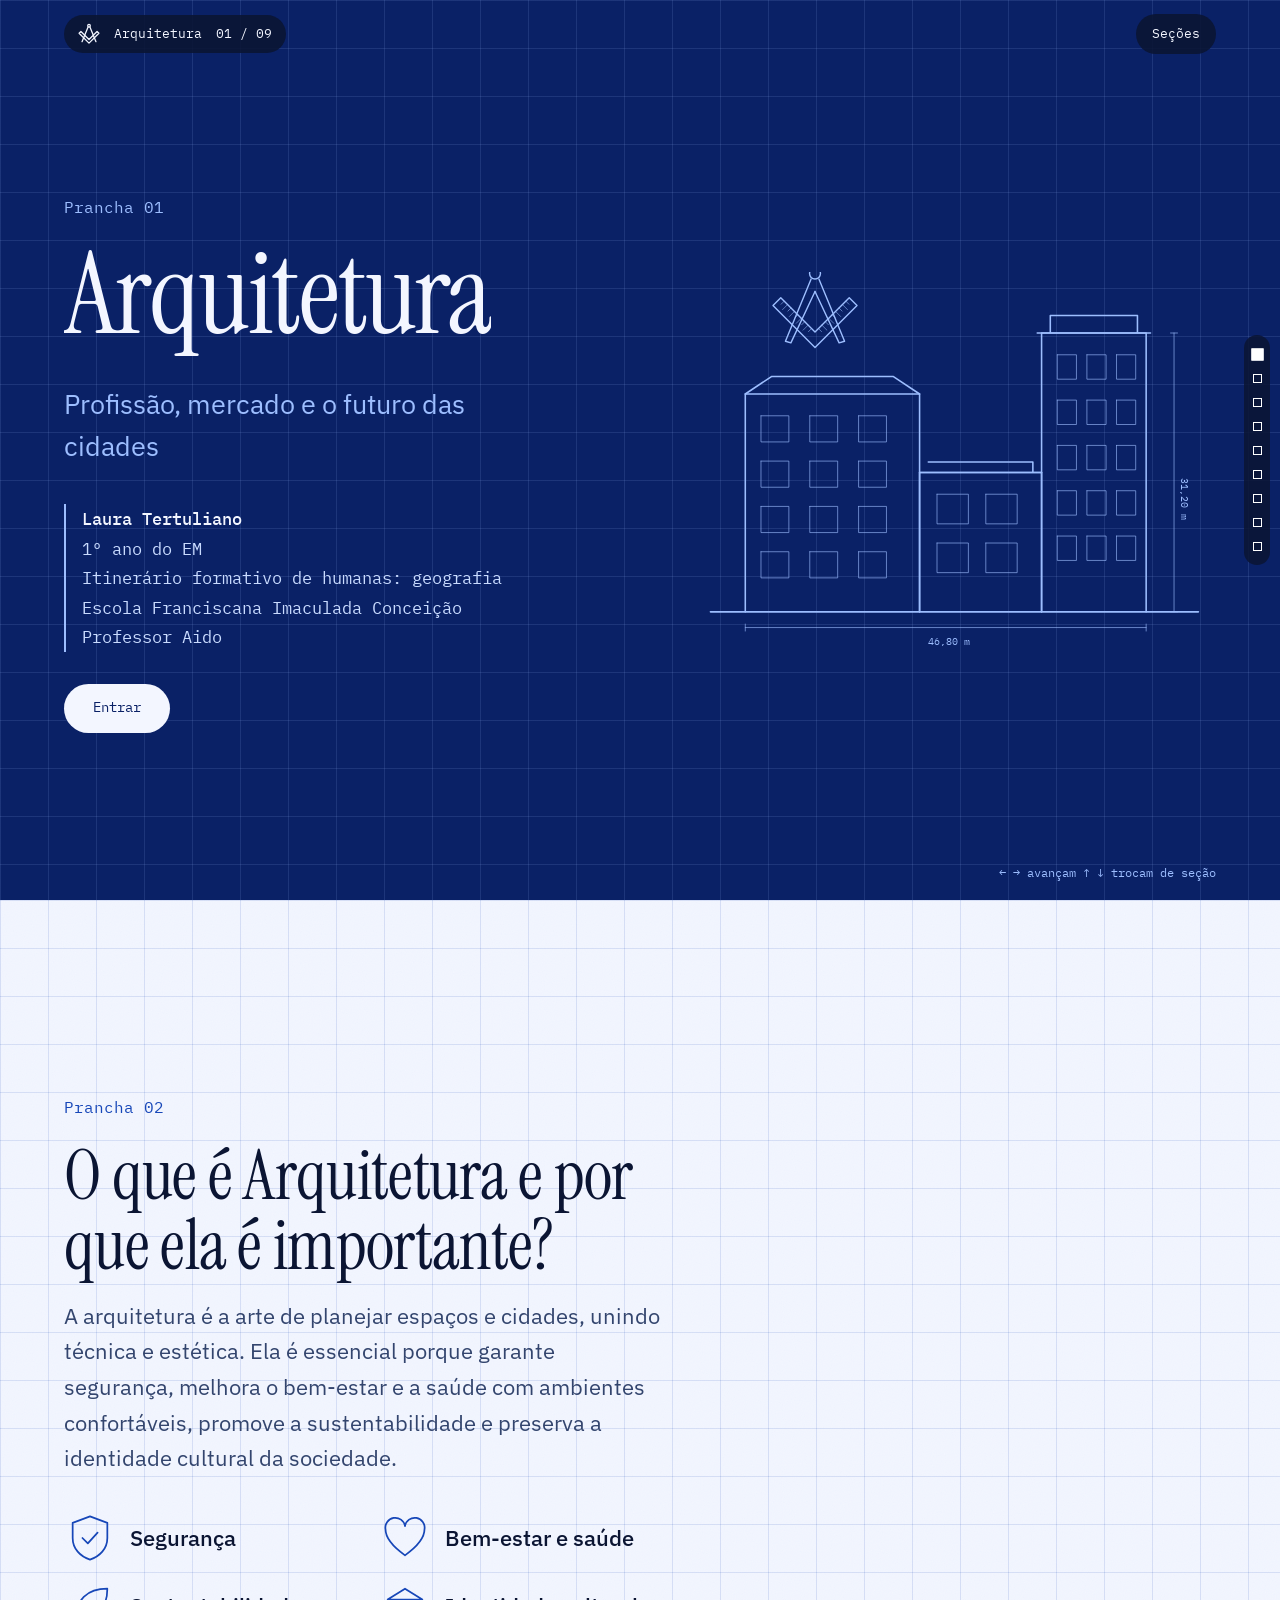
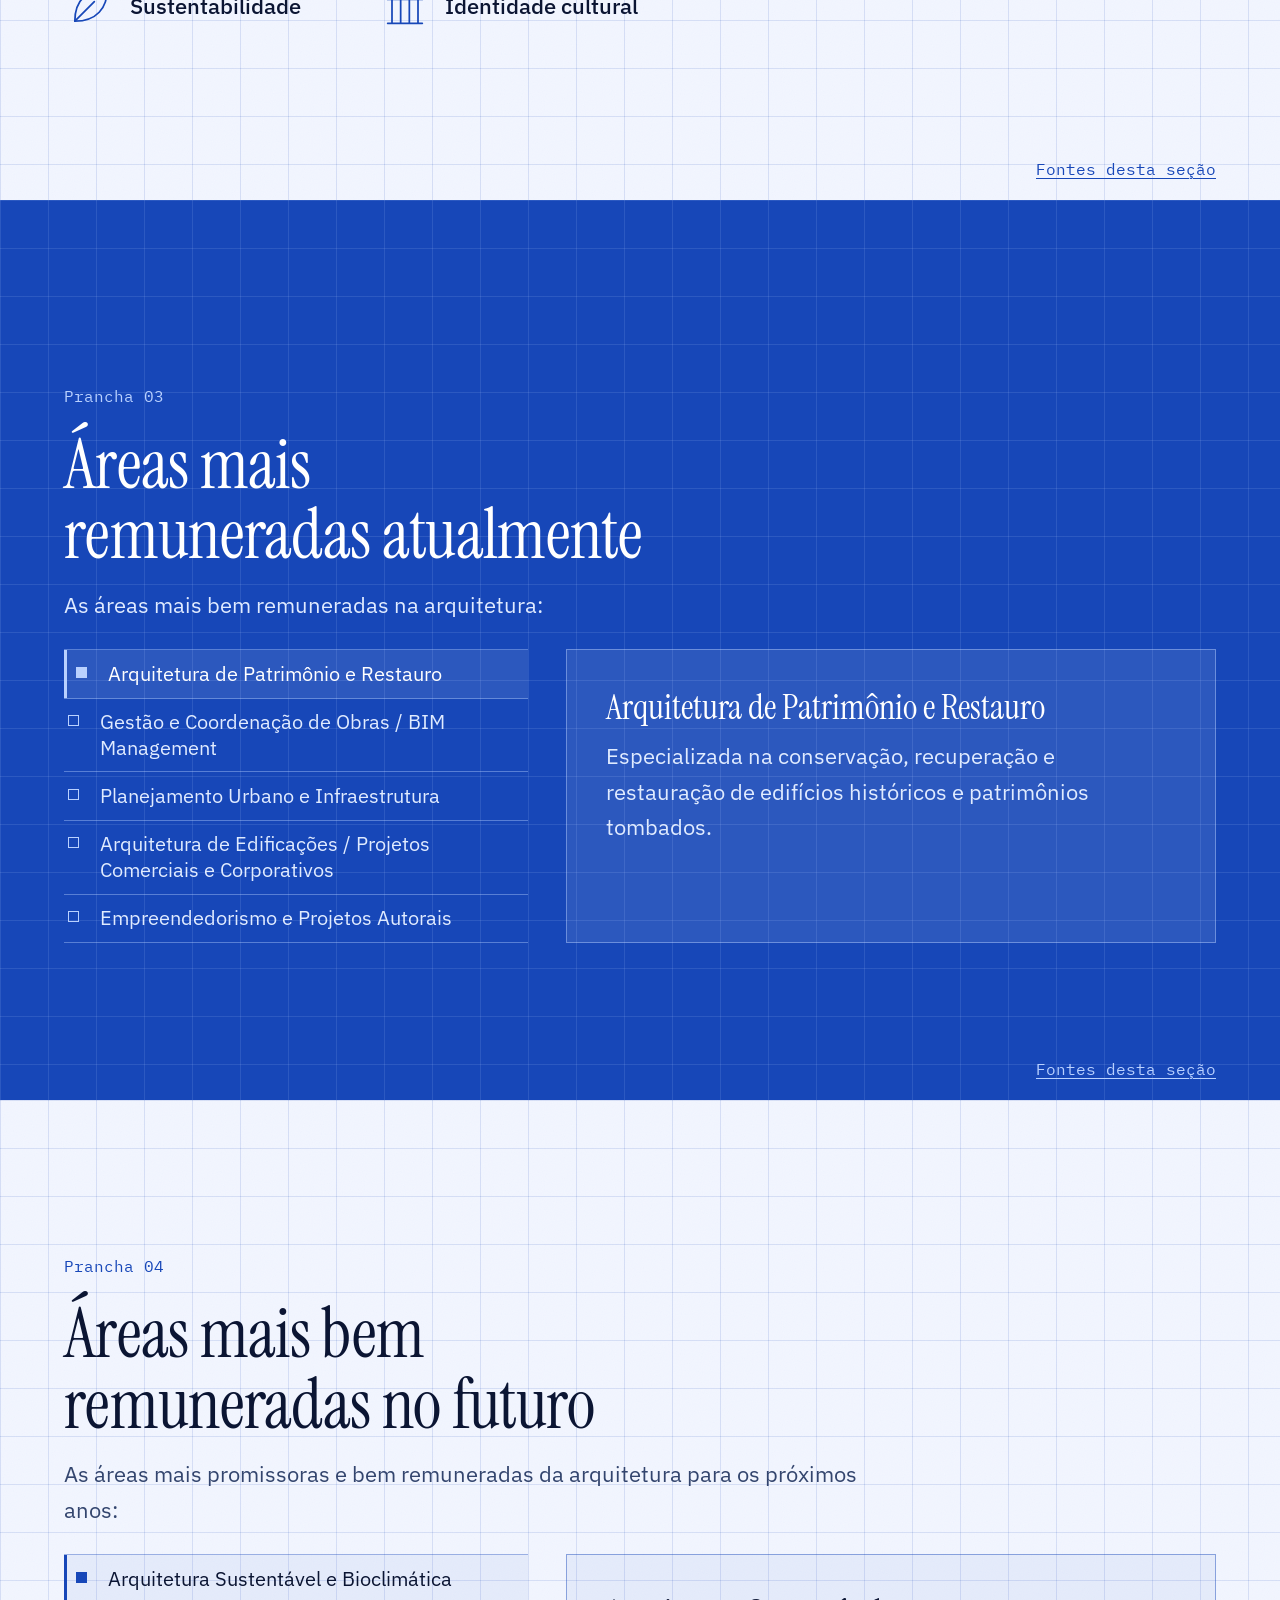
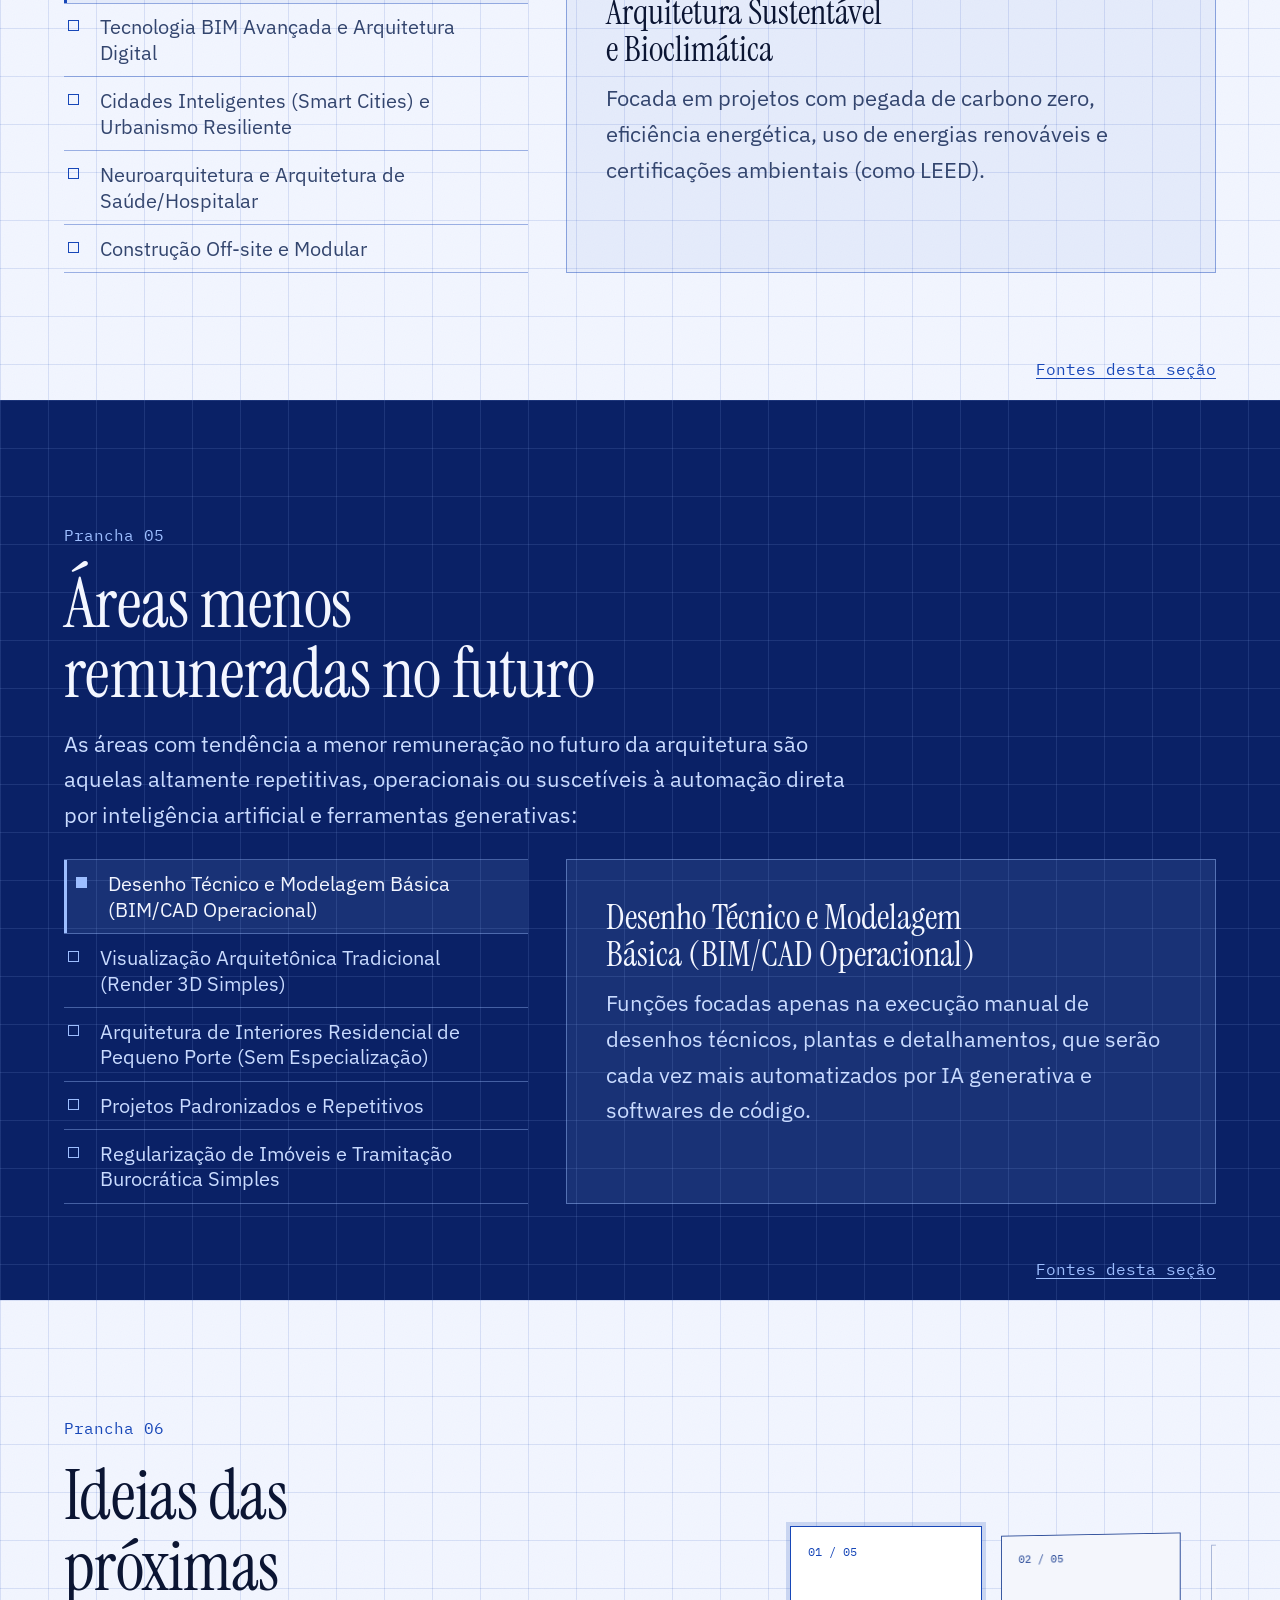
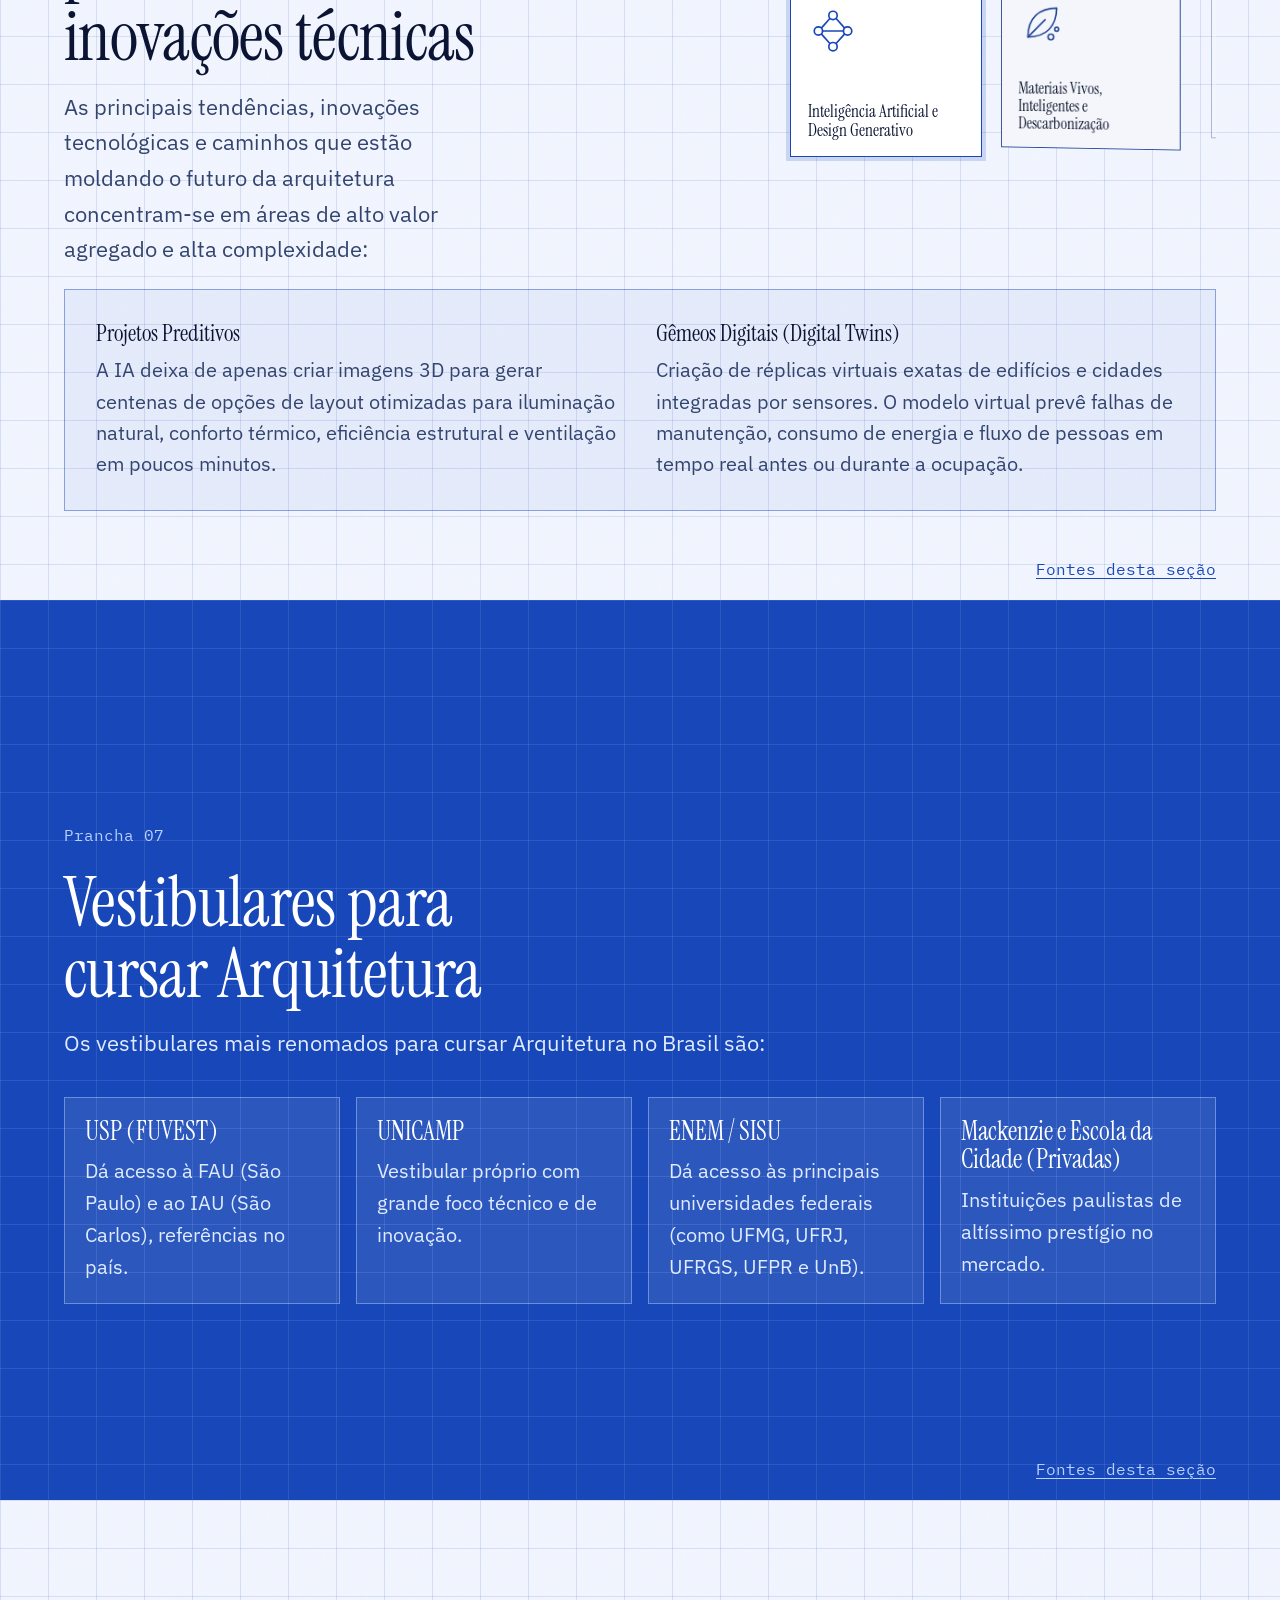
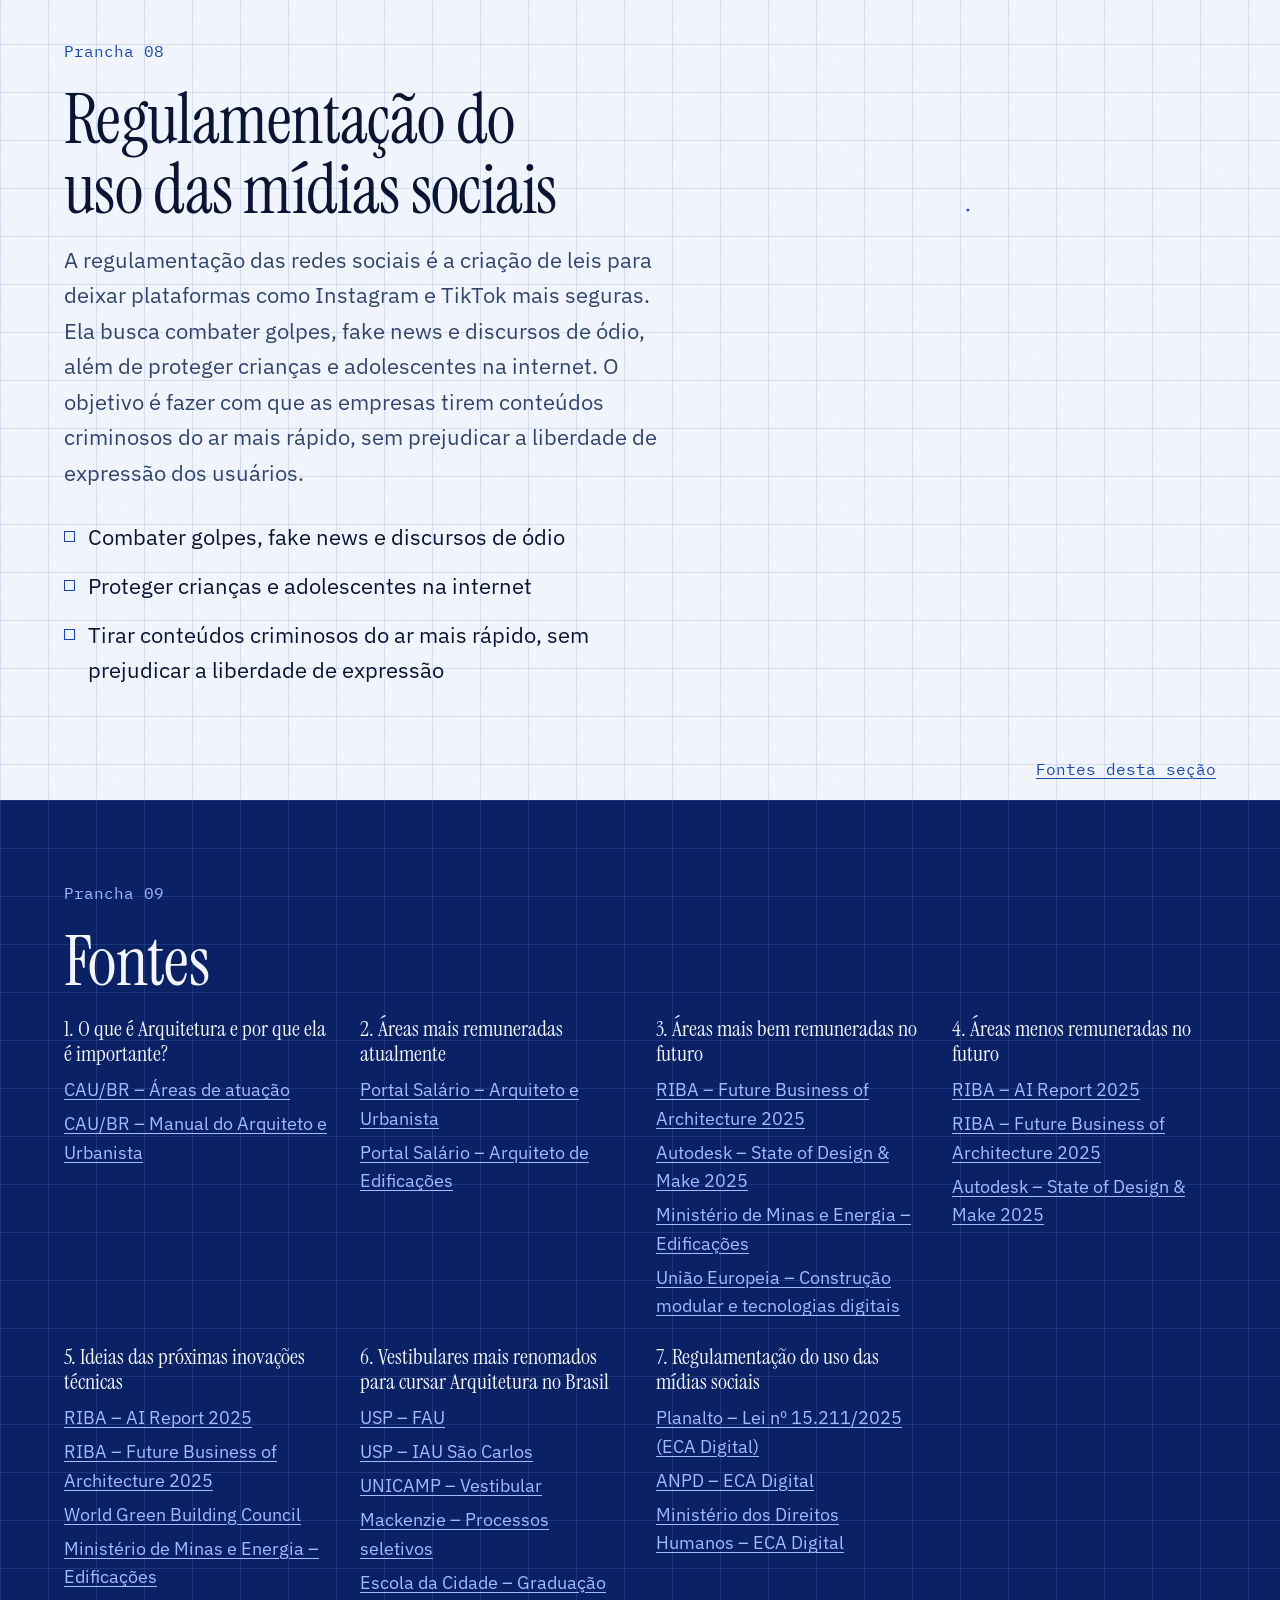
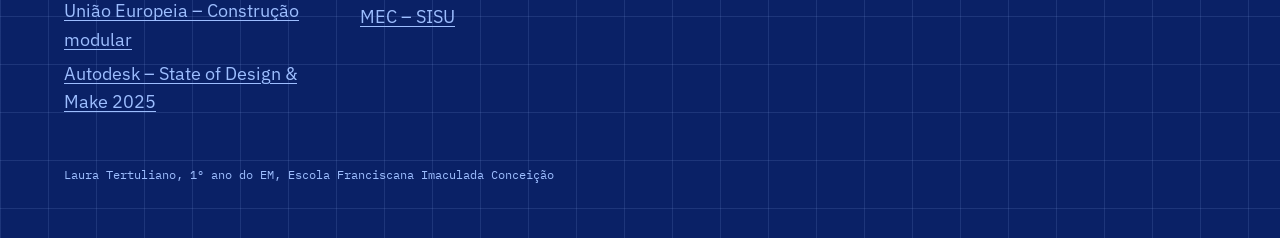
<file: versao-anterior/index.html>
<!doctype html>
<html lang="pt-BR">
<head>
  <meta charset="utf-8">
  <meta name="viewport" content="width=device-width, initial-scale=1">
  <title>Arquitetura — Laura Tertuliano</title>
  <meta name="description" content="Trabalho escolar sobre Arquitetura: profissão, mercado, inovações e o futuro das cidades.">
  <meta name="theme-color" content="#0A2166">
  <link rel="icon" href="data:image/svg+xml,%3Csvg xmlns='http://www.w3.org/2000/svg' viewBox='0 0 120 120'%3E%3Crect width='120' height='120' rx='22' fill='%230A2166'/%3E%3Cg transform='translate(0 4)' fill='none' stroke='%23F3F6FF' stroke-width='6' stroke-linejoin='round'%3E%3Ccircle cx='60' cy='15' r='7'/%3E%3Cpath d='M55 22L24 98M65 22L96 98'/%3E%3Cpath d='M6 52L16 42L60 86L104 42L114 52L60 106Z'/%3E%3C/g%3E%3C/svg%3E">
  <link rel="preload" href="../fonts/InstrumentSerif-400.ttf" as="font" type="font/ttf" crossorigin>
  <link rel="stylesheet" href="../fonts/fonts.css">
  <link rel="stylesheet" href="css/style.css">
</head>
<body>

<header class="topo">
  <a class="marca" href="#capa" aria-label="Voltar à capa"><svg class="emb" viewBox="0 0 120 112" aria-hidden="true"><circle cx="60" cy="11" r="7"/><path d="M55 18L22 98M65 18L98 98"/><path d="M6 52L16 42L60 86L104 42L114 52L60 106Z"/></svg><span>Arquitetura</span><span id="contador" aria-live="off">01 / 09</span></a>
  <button class="menu-btn" id="menu-btn" aria-expanded="false" aria-controls="menu">Seções</button>
</header>

<nav class="menu" id="menu" hidden aria-label="Seções do trabalho">
  <button class="menu-btn menu-fechar" id="menu-fechar">Fechar</button>
  <ol id="menu-lista"></ol>
</nav>
<nav class="pontos" id="pontos" aria-label="Posição na página"></nav>

<main>

<!-- 01 CAPA -->
<section class="prancha capa t-profundo" id="capa" data-nome="Capa">
  <div class="wrap capa-grid">
    <div>
      <p class="tag">Prancha 01</p>
      <h1 id="titulo"><span class="w" style="--k:0"><span>Arquitetura</span></span></h1>
      <p class="sub" id="subtitulo">Profissão, mercado e o futuro das cidades</p>
      <div class="ficha">
        <p><strong>Laura Tertuliano</strong></p>
        <p>1º ano do EM</p>
        <p>Itinerário formativo de humanas: geografia</p>
        <p>Escola Franciscana Imaculada Conceição</p>
        <p>Professor Aido</p>
      </div>
      <button class="entrar" id="entrar">Entrar</button>
    </div>

    <svg class="desenho draw capa-desenho" viewBox="0 0 600 440" role="img" aria-label="Desenho de linha de uma fachada de edifícios com medidas">
      <g>
        <path class="tr" d="M20 390H580" style="--d:0"/>
        <path class="tr" d="M60 390V140H260V390" style="--d:.15"/>
        <path class="tr" d="M60 140L90 120H230L260 140" style="--d:.3"/>
        <path class="tr" d="M260 390V230H400V390" style="--d:.4"/>
        <path class="tr" d="M260 230H400M270 218H390V230" style="--d:.5"/>
        <path class="tr" d="M400 390V70H520V390" style="--d:.55"/>
        <path class="tr" d="M395 70H525M410 70V50H510V70" style="--d:.7"/>
        <g data-win="78,165,3,4,32,30,56,52" style="--d:.9"></g>
        <g data-win="280,255,2,2,36,34,56,56" style="--d:1.1"></g>
        <g data-win="418,95,3,5,22,28,34,52" style="--d:1.2"></g>
        <path class="tr fino" d="M60 412V404M520 412V404M60 408H520" style="--d:1.4"/>
        <path class="tr fino" d="M548 70H556M548 390H556M552 70V390" style="--d:1.5"/>
        <svg x="86" y="-8" width="108" height="100" viewBox="0 0 120 112" aria-hidden="true">
          <circle class="tr" cx="60" cy="11" r="7" style="--d:1.2"/>
          <path class="tr" d="M55 18L22 98L29 100L60 34" style="--d:1.3"/>
          <path class="tr" d="M65 18L98 98L91 100L60 34" style="--d:1.3"/>
          <path class="tr" d="M6 52L16 42L60 86L104 42L114 52L60 106Z" style="--d:1.5"/>
          <path class="tr fino" d="M20.4 46.4l-4 4M24.8 50.8l-6.5 6.5M29.2 55.2l-4 4M33.6 59.6l-6.5 6.5M38 64l-4 4M42.4 68.4l-6.5 6.5M46.8 72.8l-4 4M51.2 77.2l-6.5 6.5M55.6 81.6l-4 4" style="--d:1.9"/>
          <path class="tr fino" d="M99.6 46.4l4 4M95.2 50.8l6.5 6.5M90.8 55.2l4 4M86.4 59.6l6.5 6.5M82 64l4 4M77.6 68.4l6.5 6.5M73.2 72.8l4 4M68.8 77.2l6.5 6.5M64.4 81.6l4 4" style="--d:1.9"/>
        </svg>
        <text x="270" y="428">46,80 m</text>
        <text x="560" y="236" transform="rotate(90 560 236)">31,20 m</text>
      </g>
    </svg>
  </div>

  <p class="dica">← → avançam   ↑ ↓ trocam de seção</p>
</section>

<!-- 02 O QUE É -->
<section class="prancha t-papel" id="oque" data-nome="O que é Arquitetura">
  <div class="wrap duas">
    <div>
      <p class="tag">Prancha 02</p>
      <h2 class="frase">O que é Arquitetura e por que ela é importante?</h2>
      <p class="lead">A arquitetura é a arte de planejar espaços e cidades, unindo técnica e estética. Ela é essencial porque garante segurança, melhora o bem-estar e a saúde com ambientes confortáveis, promove a sustentabilidade e preserva a identidade cultural da sociedade.</p>
      <ul class="beneficios desenho">
        <li>
          <svg viewBox="0 0 48 48" aria-hidden="true"><path d="M24 4L40 10V24C40 34 33 41 24 44C15 41 8 34 8 24V10Z"/><path d="M17 24l5 5 9-10"/></svg>
          <span>Segurança</span>
        </li>
        <li>
          <svg viewBox="0 0 48 48" aria-hidden="true"><path d="M24 40C10 30 6 22 6 16A9 9 0 0 1 24 13A9 9 0 0 1 42 16C42 22 38 30 24 40Z"/></svg>
          <span>Bem-estar e saúde</span>
        </li>
        <li>
          <svg viewBox="0 0 48 48" aria-hidden="true"><path d="M10 38C10 18 22 8 40 8C40 26 30 38 10 38Z"/><path d="M10 38L28 20"/></svg>
          <span>Sustentabilidade</span>
        </li>
        <li>
          <svg viewBox="0 0 48 48" aria-hidden="true"><path d="M8 40H40M12 40V18M20 40V18M28 40V18M36 40V18M8 18L24 8L40 18Z"/></svg>
          <span>Identidade cultural</span>
        </li>
      </ul>
    </div>
    <svg class="desenho draw planta" viewBox="0 0 320 240" role="img" aria-label="Desenho de planta baixa de uma casa">
      <path class="tr" d="M10 10H310V230H10Z" style="--d:0"/>
      <path class="tr" d="M120 10V120H10" style="--d:.3"/>
      <path class="tr" d="M120 150V230" style="--d:.45"/>
      <path class="tr" d="M210 10V90H310" style="--d:.55"/>
      <path class="tr" d="M210 120V230" style="--d:.65"/>
      <path class="tr fino" d="M120 120A30 30 0 0 1 90 150" style="--d:.9"/>
      <path class="tr fino" d="M210 90A28 28 0 0 0 238 120" style="--d:1"/>
      <path class="tr fino" d="M40 10H80M150 10H190M250 230H290" style="--d:1.1"/>
      <path class="tr fino" d="M10 246H310M10 241V251M310 241V251" style="--d:1.3"/>
      <text x="120" y="238" text-anchor="middle" transform="translate(40,18)">9,60 m</text>
    </svg>
  </div>
  <a class="fonte" href="#fontes-1">Fontes desta seção</a>
</section>

<!-- 03 ÁREAS MAIS REMUNERADAS ATUALMENTE -->
<section class="prancha t-prancha" id="atuais" data-nome="Áreas mais remuneradas hoje">
  <div class="wrap">
    <p class="tag">Prancha 03</p>
    <h2 class="frase">Áreas mais remuneradas atualmente</h2>
    <p class="lead">As áreas mais bem remuneradas na arquitetura:</p>
    <div class="mestre" data-mestre>
      <ul class="lista" role="tablist" aria-orientation="vertical" aria-label="Áreas mais remuneradas atualmente">
        <li role="presentation"><button role="tab" id="a-t1" aria-controls="a-p1">Arquitetura de Patrimônio e Restauro</button></li>
        <li role="presentation"><button role="tab" id="a-t2" aria-controls="a-p2">Gestão e Coordenação de Obras / BIM Management</button></li>
        <li role="presentation"><button role="tab" id="a-t3" aria-controls="a-p3">Planejamento Urbano e Infraestrutura</button></li>
        <li role="presentation"><button role="tab" id="a-t4" aria-controls="a-p4">Arquitetura de Edificações / Projetos Comerciais e Corporativos</button></li>
        <li role="presentation"><button role="tab" id="a-t5" aria-controls="a-p5">Empreendedorismo e Projetos Autorais</button></li>
      </ul>
      <div class="detalhe">
        <article role="tabpanel" id="a-p1" aria-labelledby="a-t1"><h3>Arquitetura de Patrimônio e Restauro</h3><p>Especializada na conservação, recuperação e restauração de edifícios históricos e patrimônios tombados.</p></article>
        <article role="tabpanel" id="a-p2" aria-labelledby="a-t2" hidden><h3>Gestão e Coordenação de Obras / BIM Management</h3><p>Focada no gerenciamento de canteiros, controle de custos, prazos, equipes e modelagem de informação da construção (BIM).</p></article>
        <article role="tabpanel" id="a-p3" aria-labelledby="a-t3" hidden><h3>Planejamento Urbano e Infraestrutura</h3><p>Elaboração de planos diretores, ordenamento de cidades, grandes projetos de mobilidade e infraestrutura pública.</p></article>
        <article role="tabpanel" id="a-p4" aria-labelledby="a-t4" hidden><h3>Arquitetura de Edificações / Projetos Comerciais e Corporativos</h3><p>Projetos de grande porte para incorporadoras, hospitais, hotéis e edifícios empresariais.</p></article>
        <article role="tabpanel" id="a-p5" aria-labelledby="a-t5" hidden><h3>Empreendedorismo e Projetos Autorais</h3><p>Sócios de escritórios consolidados ou arquitetos autônomos com marca própria no mercado de alto padrão.</p></article>
        <svg class="desenho draw desenho-canto" viewBox="0 0 200 140" aria-hidden="true">
          <path class="tr" d="M10 50L100 12L190 50Z" style="--d:0"/>
          <path class="tr" d="M14 56H186" style="--d:.2"/>
          <path class="tr" d="M34 56V120M70 56V120M130 56V120M166 56V120" style="--d:.4"/>
          <path class="tr" d="M8 124H192M16 132H184" style="--d:.7"/>
        </svg>
      </div>
    </div>
  </div>
  <a class="fonte" href="#fontes-2">Fontes desta seção</a>
</section>

<!-- 04 ÁREAS MAIS BEM REMUNERADAS NO FUTURO -->
<section class="prancha t-papel" id="futuro" data-nome="Áreas mais bem remuneradas no futuro">
  <div class="wrap">
    <p class="tag">Prancha 04</p>
    <h2 class="frase">Áreas mais bem remuneradas no futuro</h2>
    <p class="lead">As áreas mais promissoras e bem remuneradas da arquitetura para os próximos anos:</p>
    <div class="mestre" data-mestre>
      <ul class="lista" role="tablist" aria-orientation="vertical" aria-label="Áreas mais bem remuneradas no futuro">
        <li role="presentation"><button role="tab" id="f-t1" aria-controls="f-p1">Arquitetura Sustentável e Bioclimática</button></li>
        <li role="presentation"><button role="tab" id="f-t2" aria-controls="f-p2">Tecnologia BIM Avançada e Arquitetura Digital</button></li>
        <li role="presentation"><button role="tab" id="f-t3" aria-controls="f-p3">Cidades Inteligentes (Smart Cities) e Urbanismo Resiliente</button></li>
        <li role="presentation"><button role="tab" id="f-t4" aria-controls="f-p4">Neuroarquitetura e Arquitetura de Saúde/Hospitalar</button></li>
        <li role="presentation"><button role="tab" id="f-t5" aria-controls="f-p5">Construção Off-site e Modular</button></li>
      </ul>
      <div class="detalhe">
        <article role="tabpanel" id="f-p1" aria-labelledby="f-t1"><h3>Arquitetura Sustentável e Bioclimática</h3><p>Focada em projetos com pegada de carbono zero, eficiência energética, uso de energias renováveis e certificações ambientais (como LEED).</p></article>
        <article role="tabpanel" id="f-p2" aria-labelledby="f-t2" hidden><h3>Tecnologia BIM Avançada e Arquitetura Digital</h3><p>Integração de inteligência artificial, realidade aumentada, gêmeos digitais (digital twins) e gestão de dados complexos de construção.</p></article>
        <article role="tabpanel" id="f-p3" aria-labelledby="f-t3" hidden><h3>Cidades Inteligentes (Smart Cities) e Urbanismo Resiliente</h3><p>Planejamento urbano adaptado a mudanças climáticas, mobilidade sustentável e infraestrutura de cidades conectadas.</p></article>
        <article role="tabpanel" id="f-p4" aria-labelledby="f-t4" hidden><h3>Neuroarquitetura e Arquitetura de Saúde/Hospitalar</h3><p>Design focado no bem-estar mental e fisiológico dos usuários, impulsionado pela alta demanda em espaços de saúde e ambientes corporativos.</p></article>
        <article role="tabpanel" id="f-p5" aria-labelledby="f-t5" hidden><h3>Construção Off-site e Modular</h3><p>Especialização em arquitetura industrializada, fabricação digital e impressão 3D para obras mais rápidas e econômicas.</p></article>
        <svg class="desenho draw desenho-canto" viewBox="0 0 200 140" aria-hidden="true">
          <path class="tr" d="M70 130V30H130V130" style="--d:0"/>
          <path class="tr" d="M70 60H130M70 90H130M100 30V130" style="--d:.3"/>
          <circle class="tr" cx="162" cy="30" r="13" style="--d:.5"/>
          <path class="tr fino" d="M162 6V0M162 60V54M138 30H132M192 30H186M145 13L141 9M179 13L183 9" style="--d:.7"/>
          <path class="tr" d="M20 130C20 94 40 76 66 76C66 108 46 130 20 130Z" style="--d:.8"/>
          <path class="tr" d="M10 132H190" style="--d:.2"/>
        </svg>
      </div>
    </div>
  </div>
  <a class="fonte" href="#fontes-3">Fontes desta seção</a>
</section>

<!-- 05 ÁREAS MENOS REMUNERADAS NO FUTURO -->
<section class="prancha t-profundo" id="menos" data-nome="Áreas menos remuneradas no futuro">
  <div class="wrap">
    <p class="tag">Prancha 05</p>
    <h2 class="frase">Áreas menos remuneradas no futuro</h2>
    <p class="lead">As áreas com tendência a menor remuneração no futuro da arquitetura são aquelas altamente repetitivas, operacionais ou suscetíveis à automação direta por inteligência artificial e ferramentas generativas:</p>
    <div class="mestre" data-mestre>
      <ul class="lista" role="tablist" aria-orientation="vertical" aria-label="Áreas menos remuneradas no futuro">
        <li role="presentation"><button role="tab" id="m-t1" aria-controls="m-p1">Desenho Técnico e Modelagem Básica (BIM/CAD Operacional)</button></li>
        <li role="presentation"><button role="tab" id="m-t2" aria-controls="m-p2">Visualização Arquitetônica Tradicional (Render 3D Simples)</button></li>
        <li role="presentation"><button role="tab" id="m-t3" aria-controls="m-p3">Arquitetura de Interiores Residencial de Pequeno Porte (Sem Especialização)</button></li>
        <li role="presentation"><button role="tab" id="m-t4" aria-controls="m-p4">Projetos Padronizados e Repetitivos</button></li>
        <li role="presentation"><button role="tab" id="m-t5" aria-controls="m-p5">Regularização de Imóveis e Tramitação Burocrática Simples</button></li>
      </ul>
      <div class="detalhe">
        <article role="tabpanel" id="m-p1" aria-labelledby="m-t1"><h3>Desenho Técnico e Modelagem Básica (BIM/CAD Operacional)</h3><p>Funções focadas apenas na execução manual de desenhos técnicos, plantas e detalhamentos, que serão cada vez mais automatizados por IA generativa e softwares de código.</p></article>
        <article role="tabpanel" id="m-p2" aria-labelledby="m-t2" hidden><h3>Visualização Arquitetônica Tradicional (Render 3D Simples)</h3><p>A criação de imagens 3D estáticas e renders básicos tende a perder valor econômico com o avanço de algoritmos capazes de gerar maquetes virtuais ultrarrealistas em segundos.</p></article>
        <article role="tabpanel" id="m-p3" aria-labelledby="m-t3" hidden><h3>Arquitetura de Interiores Residencial de Pequeno Porte (Sem Especialização)</h3><p>Setor já saturado que enfrentará maior pressão de plataformas online de design padronizado, autodesign e ferramentas de decoração automatizadas para o consumidor final.</p></article>
        <article role="tabpanel" id="m-p4" aria-labelledby="m-t4" hidden><h3>Projetos Padronizados e Repetitivos</h3><p>Design de layouts residenciais ou comerciais simples que não demandem soluções técnicas complexas, adaptação climática avançada ou consultoria autoral personalizada.</p></article>
        <article role="tabpanel" id="m-p5" aria-labelledby="m-t5" hidden><h3>Regularização de Imóveis e Tramitação Burocrática Simples</h3><p>Tarefas administrativas e de aprovação documental que tendem a ser simplificadas e digitalizadas por plataformas governamentais e cidades inteligentes.</p></article>
        <svg class="desenho draw desenho-canto" viewBox="0 0 200 140" aria-hidden="true">
          <g id="casa-modelo">
            <path class="tr" d="M10 60L30 42L50 60V90H10Z" style="--d:0"/>
            <path class="tr" d="M24 90V72H36V90" style="--d:.1"/>
          </g>
          <g transform="translate(70 0)"><path class="tr" d="M10 60L30 42L50 60V90H10Z" style="--d:.3"/><path class="tr" d="M24 90V72H36V90" style="--d:.4"/></g>
          <g transform="translate(140 0)"><path class="tr" d="M10 60L30 42L50 60V90H10Z" style="--d:.6"/><path class="tr" d="M24 90V72H36V90" style="--d:.7"/></g>
          <path class="tr fino" d="M4 96H196" style="--d:.9"/>
        </svg>
      </div>
    </div>
  </div>
  <a class="fonte" href="#fontes-4">Fontes desta seção</a>
</section>

<!-- 06 INOVAÇÕES -->
<section class="prancha t-papel" id="inovacoes" data-nome="Próximas inovações técnicas">
  <div class="wrap duas inov">
    <div>
      <p class="tag">Prancha 06</p>
      <h2 class="frase">Ideias das próximas inovações técnicas</h2>
      <p class="lead">As principais tendências, inovações tecnológicas e caminhos que estão moldando o futuro da arquitetura concentram-se em áreas de alto valor agregado e alta complexidade:</p>
    </div>

    <div data-mestre data-carrossel>
      <div class="carrossel" role="tablist" aria-label="Inovações">
        <button class="card" role="tab" id="i-t1" aria-controls="i-p1">
          <span class="cnt">01 / 05</span>
          <svg class="desenho" viewBox="0 0 48 48" aria-hidden="true"><circle cx="10" cy="24" r="4"/><circle cx="24" cy="9" r="4"/><circle cx="24" cy="39" r="4"/><circle cx="38" cy="24" r="4"/><path d="M13 21L21 12M13 27L21 36M27 12L35 21M27 36L35 27M14 24H34"/></svg>
          <span class="nome">Inteligência Artificial e Design Generativo</span>
        </button>
        <button class="card" role="tab" id="i-t2" aria-controls="i-p2">
          <span class="cnt">02 / 05</span>
          <svg class="desenho" viewBox="0 0 48 48" aria-hidden="true"><path d="M10 38C10 18 22 8 40 8C40 26 30 38 10 38Z"/><path d="M10 38L28 20"/><circle cx="34" cy="38" r="3"/><circle cx="40" cy="30" r="2"/></svg>
          <span class="nome">Materiais Vivos, Inteligentes e Descarbonização</span>
        </button>
        <button class="card" role="tab" id="i-t3" aria-controls="i-p3">
          <span class="cnt">03 / 05</span>
          <svg class="desenho" viewBox="0 0 48 48" aria-hidden="true"><path d="M6 42H42V30H6ZM24 30V42M6 30V18H24V30M24 30V18H42V30M15 18V8H33V18"/></svg>
          <span class="nome">Industrialização e Fabricação Digital</span>
        </button>
        <button class="card" role="tab" id="i-t4" aria-controls="i-p4">
          <span class="cnt">04 / 05</span>
          <svg class="desenho" viewBox="0 0 48 48" aria-hidden="true"><circle cx="24" cy="24" r="5"/><path d="M14 24A10 10 0 0 1 24 14M34 24A10 10 0 0 1 24 34M8 24A16 16 0 0 1 24 8M40 24A16 16 0 0 1 24 40"/></svg>
          <span class="nome">Neuroarquitetura Preditiva e Espaços Dinâmicos</span>
        </button>
        <button class="card" role="tab" id="i-t5" aria-controls="i-p5">
          <span class="cnt">05 / 05</span>
          <svg class="desenho" viewBox="0 0 48 48" aria-hidden="true"><path d="M4 42H44M8 42V22H18V42M18 42V8H30V42M30 42V26H40V42M22 14H26M22 22H26M22 30H26"/></svg>
          <span class="nome">Urbanismo Conectado (Smart &amp; Resilient Cities)</span>
        </button>
      </div>

      <div class="rolo" role="tabpanel" id="i-p1" aria-labelledby="i-t1">
        <div><h4>Projetos Preditivos</h4><p>A IA deixa de apenas criar imagens 3D para gerar centenas de opções de layout otimizadas para iluminação natural, conforto térmico, eficiência estrutural e ventilação em poucos minutos.</p></div>
        <div><h4>Gêmeos Digitais (Digital Twins)</h4><p>Criação de réplicas virtuais exatas de edifícios e cidades integradas por sensores. O modelo virtual prevê falhas de manutenção, consumo de energia e fluxo de pessoas em tempo real antes ou durante a ocupação.</p></div>
      </div>
      <div class="rolo" role="tabpanel" id="i-p2" aria-labelledby="i-t2" hidden>
        <div><h4>Materiais Regenerativos</h4><p>Concretos auto-regenerativos (que utilizam bactérias para fechar as próprias fissuras), tijolos biológicos e tintas que absorvem poluição.</p></div>
        <div><h4>Captura de Carbono e Bio-arquitetura</h4><p>Materiais que capturam CO₂ da atmosfera durante o ciclo de vida da edificação e integração profunda de ecossistemas vivos com automação de manutenção em fachadas e coberturas (Biofilia 2.0).</p></div>
        <div><h4>Vidros Fotovoltaicos Transparentes</h4><p>Janelas capazes de gerar energia solar limpa sem perder a transparência ou alterar o apelo estético do projeto.</p></div>
      </div>
      <div class="rolo" role="tabpanel" id="i-p3" aria-labelledby="i-t3" hidden>
        <div><h4>Construção Off-site e Modular</h4><p>Montagem de edifícios com módulos tridimensionais pré-fabricados em ambiente fabril robótico, reduzindo o tempo de canteiro de obras em até 50% e eliminando quase 100% dos resíduos.</p></div>
        <div><h4>Impressão 3D em Larga Escala</h4><p>Construção automatizada de casas, estruturas e peças complexas utilizando argila local, concreto de baixo carbono ou polímeros reciclados diretamente no local da obra.</p></div>
      </div>
      <div class="rolo" role="tabpanel" id="i-p4" aria-labelledby="i-t4" hidden>
        <div><h4>Design Focado na Saúde Mental</h4><p>Uso de sensores para medir respostas biológicas (estresse, batimentos cardíacos, foco) e adaptar automaticamente a iluminação circadiana, a acústica e a temperatura para otimizar a saúde dos ocupantes.</p></div>
        <div><h4>Arquitetura Adaptativa e Flexível</h4><p>Ambientes com divisórias motorizadas automatizadas por sensores que alteram a configuração e a função dos cômodos ao longo do dia.</p></div>
      </div>
      <div class="rolo" role="tabpanel" id="i-p5" aria-labelledby="i-t5" hidden>
        <div><h4>Cidades Responsivas e IoT</h4><p>Infraestrutura urbana onde praças, vias públicas e edifícios trocam dados em tempo real para gerenciar o tráfego, prevenir enchentes e gerir o consumo de água e resíduos de forma autônoma.</p></div>
        <div><h4>Simulações de Resiliência Climática</h4><p>Testes virtuais do comportamento das cidades contra ondas de calor extremo, tempestades e elevação do nível do mar antes da execução física.</p></div>
      </div>
    </div>
  </div>
  <a class="fonte" href="#fontes-5">Fontes desta seção</a>
</section>

<!-- 07 VESTIBULARES -->
<section class="prancha t-prancha" id="vestibulares" data-nome="Vestibulares para Arquitetura">
  <div class="wrap">
    <p class="tag">Prancha 07</p>
    <h2 class="frase">Vestibulares para cursar Arquitetura</h2>
    <p class="lead">Os vestibulares mais renomados para cursar Arquitetura no Brasil são:</p>
    <ul class="cards-vest">
      <li><h3>USP (FUVEST)</h3><p>Dá acesso à FAU (São Paulo) e ao IAU (São Carlos), referências no país.</p></li>
      <li><h3>UNICAMP</h3><p>Vestibular próprio com grande foco técnico e de inovação.</p></li>
      <li><h3>ENEM / SISU</h3><p>Dá acesso às principais universidades federais (como UFMG, UFRJ, UFRGS, UFPR e UnB).</p></li>
      <li><h3>Mackenzie e Escola da Cidade (Privadas)</h3><p>Instituições paulistas de altíssimo prestígio no mercado.</p></li>
    </ul>
  </div>
  <a class="fonte" href="#fontes-6">Fontes desta seção</a>
</section>

<!-- 08 MÍDIAS SOCIAIS -->
<section class="prancha t-papel" id="midias" data-nome="Regulamentação das mídias sociais">
  <div class="wrap duas">
    <div>
      <p class="tag">Prancha 08</p>
      <h2 class="frase">Regulamentação do uso das mídias sociais</h2>
      <p class="lead">A regulamentação das redes sociais é a criação de leis para deixar plataformas como Instagram e TikTok mais seguras. Ela busca combater golpes, fake news e discursos de ódio, além de proteger crianças e adolescentes na internet. O objetivo é fazer com que as empresas tirem conteúdos criminosos do ar mais rápido, sem prejudicar a liberdade de expressão dos usuários.</p>
      <ul class="pontos-chave">
        <li>Combater golpes, fake news e discursos de ódio</li>
        <li>Proteger crianças e adolescentes na internet</li>
        <li>Tirar conteúdos criminosos do ar mais rápido, sem prejudicar a liberdade de expressão</li>
      </ul>
    </div>
    <svg class="desenho draw escudo" viewBox="0 0 200 160" role="img" aria-label="Desenho de um escudo com sinal de verificação">
      <path class="tr" d="M100 10L150 28V70C150 98 128 118 100 130C72 118 50 98 50 70V28Z" style="--d:0"/>
      <path class="tr" d="M78 70l16 16 30-34" style="--d:.7"/>
      <path class="tr fino" d="M14 40H44V64H30L22 72V64H14Z" style="--d:1"/>
      <path class="tr fino" d="M186 100H156V124H170L178 132V124H186Z" style="--d:1.2"/>
    </svg>
  </div>
  <a class="fonte" href="#fontes-7">Fontes desta seção</a>
</section>

<!-- 09 FONTES -->
<section class="prancha t-profundo" id="fontes" data-nome="Fontes">
  <div class="wrap">
    <p class="tag">Prancha 09</p>
    <h2 class="frase">Fontes</h2>
    <div class="fontes-grid">
      <div>
        <h3 id="fontes-1">1. O que é Arquitetura e por que ela é importante?</h3>
        <ul>
          <li><a href="https://transparencia.caubr.gov.br/resolucao51/" target="_blank" rel="noopener">CAU/BR – Áreas de atuação</a></li>
          <li><a href="https://www.caubr.gov.br/wp-content/uploads/2015/12/LIVRO-Manual_Arquiteto_2015-INTERATIVO1.pdf" target="_blank" rel="noopener">CAU/BR – Manual do Arquiteto e Urbanista</a></li>
        </ul>
      </div>
      <div>
        <h3 id="fontes-2">2. Áreas mais remuneradas atualmente</h3>
        <ul>
          <li><a href="https://www.salario.com.br/profissao/arquiteto-urbanista-cbo-214125/" target="_blank" rel="noopener">Portal Salário – Arquiteto e Urbanista</a></li>
          <li><a href="https://www.salario.com.br/profissao/arquiteto-de-edificacoes-cbo-214105/" target="_blank" rel="noopener">Portal Salário – Arquiteto de Edificações</a></li>
        </ul>
      </div>
      <div>
        <h3 id="fontes-3">3. Áreas mais bem remuneradas no futuro</h3>
        <ul>
          <li><a href="https://www.riba.org/media/a5xdylks/future-business-of-architecture-report-2025-final.pdf" target="_blank" rel="noopener">RIBA – Future Business of Architecture 2025</a></li>
          <li><a href="https://www.autodesk.com/design-make/research/state-of-design-and-make-2025/industry" target="_blank" rel="noopener">Autodesk – State of Design &amp; Make 2025</a></li>
          <li><a href="https://www.gov.br/mme/pt-br/assuntos/ee/publicacoes-e-estudos/edificacoes" target="_blank" rel="noopener">Ministério de Minas e Energia – Edificações</a></li>
          <li><a href="https://build-up.ec.europa.eu/en/resources-and-tools/publications/sustainable-power-digital-technologies-modular-construction" target="_blank" rel="noopener">União Europeia – Construção modular e tecnologias digitais</a></li>
        </ul>
      </div>
      <div>
        <h3 id="fontes-4">4. Áreas menos remuneradas no futuro</h3>
        <ul>
          <li><a href="https://www.riba.org/media/uqmlay5m/riba-ai-report-2025-final.pdf" target="_blank" rel="noopener">RIBA – AI Report 2025</a></li>
          <li><a href="https://www.riba.org/media/a5xdylks/future-business-of-architecture-report-2025-final.pdf" target="_blank" rel="noopener">RIBA – Future Business of Architecture 2025</a></li>
          <li><a href="https://www.autodesk.com/design-make/research/state-of-design-and-make-2025/industry" target="_blank" rel="noopener">Autodesk – State of Design &amp; Make 2025</a></li>
        </ul>
      </div>
      <div>
        <h3 id="fontes-5">5. Ideias das próximas inovações técnicas</h3>
        <ul>
          <li><a href="https://www.riba.org/media/uqmlay5m/riba-ai-report-2025-final.pdf" target="_blank" rel="noopener">RIBA – AI Report 2025</a></li>
          <li><a href="https://www.riba.org/media/a5xdylks/future-business-of-architecture-report-2025-final.pdf" target="_blank" rel="noopener">RIBA – Future Business of Architecture 2025</a></li>
          <li><a href="https://worldgbc.org/" target="_blank" rel="noopener">World Green Building Council</a></li>
          <li><a href="https://www.gov.br/mme/pt-br/assuntos/ee/publicacoes-e-estudos/edificacoes" target="_blank" rel="noopener">Ministério de Minas e Energia – Edificações</a></li>
          <li><a href="https://build-up.ec.europa.eu/en/resources-and-tools/publications/sustainable-power-digital-technologies-modular-construction" target="_blank" rel="noopener">União Europeia – Construção modular</a></li>
          <li><a href="https://www.autodesk.com/design-make/research/state-of-design-and-make-2025/industry" target="_blank" rel="noopener">Autodesk – State of Design &amp; Make 2025</a></li>
        </ul>
      </div>
      <div>
        <h3 id="fontes-6">6. Vestibulares mais renomados para cursar Arquitetura no Brasil</h3>
        <ul>
          <li><a href="https://www.fau.usp.br/ensino/graduacao/" target="_blank" rel="noopener">USP – FAU</a></li>
          <li><a href="https://www.iau.usp.br/graduacao/" target="_blank" rel="noopener">USP – IAU São Carlos</a></li>
          <li><a href="https://www.fecfau.unicamp.br/graduacao/vestibulando/o-vestibular/" target="_blank" rel="noopener">UNICAMP – Vestibular</a></li>
          <li><a href="https://www.mackenzie.br/processos-seletivos/vestibular-graduacao/sao-paulo-higienopolis/" target="_blank" rel="noopener">Mackenzie – Processos seletivos</a></li>
          <li><a href="https://escoladacidade.edu.br/graduacao/" target="_blank" rel="noopener">Escola da Cidade – Graduação</a></li>
          <li><a href="https://www.gov.br/mec/pt-br/sisu" target="_blank" rel="noopener">MEC – SISU</a></li>
        </ul>
      </div>
      <div>
        <h3 id="fontes-7">7. Regulamentação do uso das mídias sociais</h3>
        <ul>
          <li><a href="https://www.planalto.gov.br/ccivil_03/_ato2023-2026/2025/lei/l15211.htm" target="_blank" rel="noopener">Planalto – Lei nº 15.211/2025 (ECA Digital)</a></li>
          <li><a href="https://www.gov.br/anpd/pt-br/assuntos/eca-digital" target="_blank" rel="noopener">ANPD – ECA Digital</a></li>
          <li><a href="https://www.gov.br/mdh/pt-br/assuntos/noticias/2026/defeso-eleitoral/agosto/eca-digital-conheca-as-regras-de-protecao-de-criancas-e-adolescentes-no-ambiente-online" target="_blank" rel="noopener">Ministério dos Direitos Humanos – ECA Digital</a></li>
        </ul>
      </div>
    </div>
    <p class="rodape">Laura Tertuliano, 1º ano do EM, Escola Franciscana Imaculada Conceição</p>
  </div>
</section>

</main>

<script src="js/main.js"></script>
</body>
</html>
</file>
<file: fonts/fonts.css>
@font-face { font-family: "IBM Plex Mono"; font-style: normal; font-weight: 400; font-display: swap; src: url("PlexMono-400.ttf") format("truetype"); }
@font-face { font-family: "IBM Plex Mono"; font-style: normal; font-weight: 500; font-display: swap; src: url("PlexMono-500.ttf") format("truetype"); }
@font-face { font-family: "IBM Plex Sans"; font-style: normal; font-weight: 400; font-display: swap; src: url("PlexSans-400.ttf") format("truetype"); }
@font-face { font-family: "IBM Plex Sans"; font-style: normal; font-weight: 500; font-display: swap; src: url("PlexSans-500.ttf") format("truetype"); }
@font-face { font-family: "Instrument Serif"; font-style: normal; font-weight: 400; font-display: swap; src: url("InstrumentSerif-400.ttf") format("truetype"); }
</file>
<file: css/style.css>
/* ============ Tokens ============ */
:root {
  --azul-profundo: #0A2166;
  --azul-prancha: #1747B8;
  --azul-traco: #9DBEFF;
  --papel: #F3F6FF;
  --tinta: #0B1533;

  --serif: "Instrument Serif", Georgia, "Times New Roman", serif;
  --sans: "IBM Plex Sans", system-ui, "Segoe UI", sans-serif;
  --mono: "IBM Plex Mono", Consolas, "Courier New", monospace;

  --ease: cubic-bezier(.2, .7, .2, 1);
  --gut: clamp(20px, 5vw, 88px);
}

/* temas de seção */
.t-profundo { --bg: var(--azul-profundo); --fg: #F3F6FF; --fg2: #C9DBFF; --line: #9DBEFF; --panel: rgba(157, 190, 255, .10); }
.t-prancha  { --bg: var(--azul-prancha);  --fg: #FFFFFF; --fg2: #E0EBFF; --line: #B9D1FF; --panel: rgba(255, 255, 255, .09); }
.t-papel    { --bg: var(--papel);         --fg: var(--tinta); --fg2: #33456E; --line: var(--azul-prancha); --panel: rgba(23, 71, 184, .06); }

/* ============ Base ============ */
*, *::before, *::after { box-sizing: border-box; }
* { margin: 0; }
html {
  scroll-snap-type: y proximity;
  scroll-behavior: smooth;
  -webkit-text-size-adjust: 100%;
}
body {
  font-family: var(--sans);
  font-size: clamp(1.0625rem, .55vw + .95rem, 1.4rem);
  line-height: 1.6;
  background: var(--azul-profundo);
  color: var(--papel);
}
button { font: inherit; color: inherit; cursor: pointer; }
a { color: inherit; }
svg { display: block; }
:focus-visible { outline: 3px solid #FFB020; outline-offset: 3px; }
.t-papel :focus-visible { outline-color: var(--azul-prancha); }
.sr-only { position: absolute; width: 1px; height: 1px; overflow: hidden; clip: rect(0 0 0 0); white-space: nowrap; }

/* ============ Prancha (seção) ============ */
.prancha {
  position: relative;
  min-height: 100svh;
  padding: clamp(4.25rem, 9vh, 7rem) var(--gut) clamp(2.75rem, 6vh, 4.5rem);
  background-color: var(--bg);
  color: var(--fg);
  scroll-snap-align: start;
  display: flex;
  align-items: center;
  overflow: hidden;
}
.prancha::before { /* grade de projeto */
  content: "";
  position: absolute; inset: 0;
  background-image:
    linear-gradient(color-mix(in srgb, var(--line) 13%, transparent) 1px, transparent 1px),
    linear-gradient(90deg, color-mix(in srgb, var(--line) 13%, transparent) 1px, transparent 1px);
  background-size: 48px 48px;
  pointer-events: none;
}
.t-papel::after { /* textura leve de papel */
  content: "";
  position: absolute; inset: 0;
  opacity: .5;
  background-image: url("data:image/svg+xml;utf8,<svg xmlns='http://www.w3.org/2000/svg' width='180' height='180'><filter id='n'><feTurbulence type='fractalNoise' baseFrequency='.9' numOctaves='2' stitchTiles='stitch'/><feColorMatrix values='0 0 0 0 .05  0 0 0 0 .15  0 0 0 0 .4  0 0 0 .05 0'/></filter><rect width='100%' height='100%' filter='url(%23n)'/></svg>");
  pointer-events: none;
}
.wrap { position: relative; z-index: 1; width: 100%; max-width: 1320px; margin-inline: auto; }

.tag {
  font-family: var(--mono);
  font-size: .72em;
  color: var(--line);
  margin-bottom: 1.25rem;
}
.frase {
  font-family: var(--serif);
  font-weight: 400;
  font-size: clamp(2.1rem, min(5.4vw, 8vh), 5.6rem);
  line-height: 1.02;
  letter-spacing: -.01em;
  max-width: 22ch;
  text-wrap: balance;
}
.lead {
  margin-top: 1rem;
  max-width: 62ch;
  color: var(--fg2);
}
.fonte {
  position: absolute; z-index: 2;
  right: var(--gut); bottom: 1.1rem;
  font-family: var(--mono);
  font-size: .72em;
  color: var(--line);
  text-underline-offset: 3px;
}

/* ============ Topo e navegação ============ */
.topo {
  position: fixed; z-index: 50;
  top: 14px; left: var(--gut); right: var(--gut);
  display: flex; justify-content: space-between; align-items: center;
  pointer-events: none;
}
.topo > * { pointer-events: auto; }
.marca {
  font-family: var(--mono); font-size: .8rem;
  background: rgba(11, 21, 51, .88); color: var(--papel);
  padding: .5rem .85rem; border-radius: 999px;
  display: flex; gap: .9rem; align-items: center;
  text-decoration: none;
}
.emb { width: 22px; height: 22px; fill: none; stroke: currentColor; stroke-width: 7; stroke-linejoin: round; stroke-linecap: round; flex: none; }
.menu-btn {
  font-family: var(--mono); font-size: .8rem;
  background: rgba(11, 21, 51, .88); color: var(--papel);
  border: 0; padding: .5rem 1rem; border-radius: 999px;
  min-height: 40px;
}
.menu-btn:hover { background: var(--azul-prancha); }
.menu {
  position: fixed; inset: 0; z-index: 60;
  background: var(--azul-profundo); color: var(--papel);
  padding: 5rem var(--gut) 2rem;
  display: grid; align-content: center;
}
.menu[hidden] { display: none; }
.menu ol { list-style: none; padding: 0; display: grid; gap: .25rem; max-width: 760px; }
.menu a {
  display: grid; grid-template-columns: 3.2rem 1fr; align-items: baseline;
  padding: .55rem 0; text-decoration: none;
  font-family: var(--serif); font-size: clamp(1.6rem, 3.4vw, 2.8rem); line-height: 1.1;
  border-bottom: 1px solid rgba(157, 190, 255, .25);
}
.menu a span { font-family: var(--mono); font-size: .8rem; color: var(--azul-traco); }
.menu a:hover { color: var(--azul-traco); }
.menu-fechar { position: absolute; top: 14px; right: var(--gut); }

.pontos {
  position: fixed; z-index: 40; right: 10px; top: 50%; transform: translateY(-50%);
  display: grid; gap: 2px; padding: 8px 2px;
  background: rgba(11, 21, 51, .85); border-radius: 999px;
}
.pontos a {
  display: grid; place-items: center; width: 22px; height: 22px; text-decoration: none;
}
.pontos a::before {
  content: ""; width: 9px; height: 9px;
  border: 1.5px solid #fff; background: transparent;
  transition: transform .25s var(--ease), background .25s;
}
.pontos a[aria-current="true"]::before { background: #fff; transform: scale(1.35); }

/* ============ Capa ============ */
.capa-grid {
  display: grid; grid-template-columns: minmax(0, 1.05fr) minmax(0, .95fr);
  gap: clamp(1.5rem, 4vw, 4rem); align-items: center;
}
#titulo {
  font-family: var(--serif); font-weight: 400;
  font-size: clamp(3.2rem, 9vw, 9.2rem);
  line-height: .95; letter-spacing: -.02em;
  text-wrap: balance;
}
#titulo.longo { font-size: clamp(2.6rem, 6.2vw, 6.4rem); }
.w { display: inline-block; overflow: hidden; vertical-align: bottom; padding-bottom: .08em; margin-right: .22em; }
.w > span { display: inline-block; }
.sub {
  margin-top: 1.5rem; max-width: 30ch;
  font-size: 1.2em; color: var(--azul-traco);
}
.ficha {
  margin-top: clamp(1.5rem, 4vh, 2.75rem);
  font-family: var(--mono); font-size: .78em; line-height: 1.7;
  color: var(--fg2);
  border-left: 2px solid var(--azul-traco); padding-left: 1rem;
}
.ficha strong { color: var(--fg); font-weight: 500; }
.entrar {
  margin-top: 2rem;
  background: var(--papel); color: var(--azul-profundo);
  border: 0; border-radius: 999px; padding: .85rem 1.8rem; min-height: 48px;
  font-family: var(--mono); font-size: .85rem;
  transition: background .2s, transform .2s var(--ease);
}
.entrar:hover { background: var(--azul-traco); }
.entrar:active { transform: scale(.97); }
.capa-desenho { width: 100%; height: auto; max-height: 70vh; }
.dica {
  position: absolute; z-index: 3; right: var(--gut); bottom: 1.1rem;
  font-family: var(--mono); font-size: .72rem; color: var(--azul-traco);
}

/* ============ Desenhos de linha ============ */
.desenho { fill: none; stroke: var(--line); stroke-width: 1.6; stroke-linecap: round; stroke-linejoin: round; }
.desenho .fino { stroke-width: .9; opacity: .8; }
.capa-desenho { stroke-width: 1.8; }
.planta { stroke-width: 2; }
.escudo { stroke-width: 1.2; }
.desenho-canto { stroke-width: 2.2; }
.desenho-canto .fino { stroke-width: 1.2; }
.desenho text { fill: var(--line); stroke: none; font-family: var(--mono); font-size: 11px; }
.js .draw .tr { stroke-dasharray: 1; stroke-dashoffset: 1; }
.js .is-active .draw .tr {
  stroke-dashoffset: 0;
  transition: stroke-dashoffset 1.8s var(--ease) calc(var(--d, 0) * 1s + .25s);
}
.js .draw text { opacity: 0; }
.js .is-active .draw text { opacity: 1; transition: opacity .8s ease 1.6s; }

/* ============ Seção 1: O que é ============ */
.duas { display: grid; grid-template-columns: minmax(0, 1.1fr) minmax(0, .9fr); gap: clamp(1.5rem, 4vw, 4rem); align-items: center; }
.beneficios {
  margin-top: clamp(1.5rem, 4vh, 2.5rem);
  display: grid; grid-template-columns: repeat(2, minmax(0, 1fr)); gap: 1rem 1.5rem;
  list-style: none; padding: 0;
}
.beneficios li { display: grid; grid-template-columns: 52px 1fr; gap: .9rem; align-items: center; }
.beneficios svg { width: 52px; height: 52px; }
.beneficios span { font-weight: 500; line-height: 1.25; }
.planta { width: 100%; height: auto; }

/* ============ Mestre / detalhe ============ */
.mestre {
  margin-top: clamp(1rem, 3vh, 2rem);
  display: grid; grid-template-columns: minmax(0, 5fr) minmax(0, 7fr);
  gap: clamp(1rem, 3vw, 3rem); align-items: stretch;
}
.lista { list-style: none; padding: 0; border-top: 1px solid color-mix(in srgb, var(--line) 40%, transparent); }
.lista button {
  display: grid; grid-template-columns: 1.5rem 1fr; gap: .5rem; align-items: start;
  width: 100%; text-align: left;
  padding: clamp(.4rem, 1.2vh, .8rem) .75rem clamp(.4rem, 1.2vh, .8rem) .25rem;
  background: none; border: 0;
  border-bottom: 1px solid color-mix(in srgb, var(--line) 40%, transparent);
  color: var(--fg2); font-size: .9em; line-height: 1.28;
  transition: color .2s, background .2s, padding .25s var(--ease);
}
.lista button::before {
  content: ""; width: 11px; height: 11px; margin-top: .3em;
  border: 1.5px solid var(--line);
  transition: background .2s;
}
.lista button:hover { color: var(--fg); }
.lista button[aria-selected="true"] {
  color: var(--fg); background: var(--panel);
  padding-left: .75rem;
  box-shadow: inset 3px 0 0 var(--line);
}
.lista button[aria-selected="true"]::before { background: var(--line); }
.detalhe {
  position: relative;
  background: var(--panel);
  border: 1px solid color-mix(in srgb, var(--line) 45%, transparent);
  padding: clamp(1.25rem, 3vw, 2.5rem);
  min-height: clamp(200px, 30vh, 400px);
  overflow: hidden;
}
.detalhe h3 {
  font-family: var(--serif); font-weight: 400;
  font-size: clamp(1.5rem, min(2.7vw, 4.4vh), 2.9rem); line-height: 1.08;
  margin-bottom: .75rem; max-width: 20ch; text-wrap: balance;
}
.detalhe p { max-width: 44ch; color: var(--fg2); }
.detalhe .desenho-canto {
  position: absolute; right: 1rem; top: 1rem;
  width: clamp(90px, 9vw, 170px); height: auto;
}
.detalhe h3 { max-width: calc(100% - clamp(90px, 9vw, 170px) - .75rem); }
.painel { animation: troca .45s var(--ease); }
@keyframes troca { from { opacity: 0; transform: translateX(14px); } to { opacity: 1; transform: none; } }

/* ============ Carrossel (inovações) ============ */
.inov { grid-template-columns: minmax(0, .8fr) minmax(0, 1.2fr); row-gap: clamp(.75rem, 2.5vh, 1.5rem); }
.inov > [data-mestre] { display: contents; }
.inov .carrossel { grid-column: 2; grid-row: 1; }
.inov .rolo { grid-column: 1 / -1; grid-row: 2; margin-top: 0; }
.carrossel {
  position: relative; height: clamp(180px, 27vh, 280px);
  perspective: 1400px; overflow: hidden;
}
.card {
  position: absolute; left: 50%; top: 6px;
  width: clamp(150px, 15vw, 240px); height: calc(100% - 12px);
  display: flex; flex-direction: column; justify-content: space-between; text-align: left;
  padding: 1rem 1.1rem;
  background: var(--papel); color: var(--tinta);
  border: 1.5px solid var(--azul-prancha);
  transform:
    translateX(calc(-50% + var(--o, 0) * 106%))
    rotateY(calc(var(--o, 0) * -14deg))
    scale(calc(1 - var(--ao, 0) * .07));
  z-index: calc(10 - var(--ao, 0));
  opacity: calc(1 - max(0, var(--ao, 0) - 1) * .6);
  pointer-events: auto;
  transition: transform .6s var(--ease), opacity .4s;
}
.card[aria-selected="false"] { filter: saturate(.7); }
.card[aria-selected="true"] { background: #fff; box-shadow: 0 0 0 4px rgba(23, 71, 184, .18); }
.card .cnt { font-family: var(--mono); font-size: .72rem; color: var(--azul-prancha); }
.card svg { width: 50px; height: 50px; }
.card .nome { font-family: var(--serif); font-size: clamp(1.05rem, 1.35vw, 1.5rem); line-height: 1.1; }
.card .desenho { stroke: var(--azul-prancha); }
.rolo {
  margin-top: clamp(.75rem, 2vh, 1.25rem);
  background: var(--panel);
  border: 1px solid color-mix(in srgb, var(--line) 45%, transparent);
  padding: clamp(1rem, 2.4vw, 2rem);
  display: grid; gap: clamp(1rem, 2.5vw, 2.5rem);
  grid-template-columns: repeat(auto-fit, minmax(240px, 1fr));
  animation: desenrolar .6s var(--ease);
}
.rolo[hidden] { display: none; }
@keyframes desenrolar { from { clip-path: inset(0 0 100% 0); } to { clip-path: inset(0); } }
.rolo h4 { font-family: var(--serif); font-weight: 400; font-size: clamp(1.25rem, 1.8vw, 1.9rem); line-height: 1.1; margin-bottom: .5rem; }
.rolo p { font-size: .88em; color: var(--fg2); }

/* ============ Mídias sociais ============ */
.pontos-chave { margin-top: 1.75rem; display: grid; gap: .85rem; list-style: none; padding: 0; max-width: 56ch; }
.pontos-chave li { padding-left: 1.5rem; position: relative; }
.pontos-chave li::before { content: ""; position: absolute; left: 0; top: .55em; width: 11px; height: 11px; border: 1.5px solid var(--line); }
.escudo { width: 100%; max-width: 440px; height: auto; margin-inline: auto; }

/* ============ Vestibulares ============ */
.cards-vest { margin-top: clamp(1.5rem, 4vh, 2.5rem); display: grid; grid-template-columns: repeat(auto-fit, minmax(220px, 1fr)); gap: 1rem; list-style: none; padding: 0; }
.cards-vest li {
  background: var(--panel); border: 1px solid color-mix(in srgb, var(--line) 45%, transparent);
  padding: 1.25rem; min-height: 190px;
}
.cards-vest h3 { font-family: var(--serif); font-weight: 400; font-size: clamp(1.4rem, 2vw, 2.1rem); line-height: 1.1; margin-bottom: .6rem; }
.cards-vest p { font-size: .9em; color: var(--fg2); }

/* ============ Fontes ============ */
.fontes-grid { margin-top: 1.25rem; display: grid; grid-template-columns: repeat(auto-fit, minmax(250px, 1fr)); gap: 1.5rem 2rem; }
.fontes-grid h3 { font-family: var(--serif); font-weight: 400; font-size: 1.35rem; line-height: 1.15; margin-bottom: .6rem; scroll-margin-top: 5rem; }
.fontes-grid ul { list-style: none; padding: 0; display: grid; gap: .35rem; font-size: .8em; }
.fontes-grid a { color: var(--azul-traco); text-underline-offset: 3px; overflow-wrap: anywhere; }
.fontes-grid a:hover { color: #fff; }
.rodape { margin-top: 3rem; font-family: var(--mono); font-size: .75rem; color: var(--azul-traco); }

/* ============ Responsivo ============ */
@media (max-width: 700px) {
  .capa-grid, .duas, .mestre { grid-template-columns: minmax(0, 1fr); }
  .pontos { display: none; }
  .dica { display: none; }
  .beneficios { grid-template-columns: minmax(0, 1fr); }
  .detalhe .desenho-canto { display: none; }
  .card { width: 58vw; }
  .fonte { position: static; display: block; margin-top: 1.25rem; }
}

/* ============ Movimento reduzido ============ */
@media (prefers-reduced-motion: reduce) {
  html { scroll-behavior: auto; }
  *, *::before, *::after { animation: none !important; transition: none !important; }
  .js .draw .tr { stroke-dashoffset: 0; }
  .js .draw text { opacity: 1; }
  .w > span { transform: none !important; }
}
.js .capa .w > span { transform: translateY(108%); }
.js .capa.is-active .w > span { transform: none; transition: transform 1.1s var(--ease) calc(var(--k, 0) * .09s + .2s); }
@media (prefers-reduced-motion: reduce) {
  .js .capa .w > span { transform: none; }
}
</file>
<file: css/vida.css>
/* ==========================================================
   Vida: abertura da capa + efeitos de scroll.
   Tudo vale só com html.anim (JS ligado e movimento permitido).
   Para desligar: remova o link deste arquivo e o js/vida.js.
   ========================================================== */

@property --r { syntax: "<percentage>"; inherits: false; initial-value: 0%; }

html:not(.anim) .progresso { display: none; }

/* ---------- barra de progresso ---------- */
.progresso { position: fixed; z-index: 70; left: 0; right: 0; top: 0; height: 4px; background: rgba(11, 21, 51, .85); pointer-events: none; }
.progresso span { display: block; height: 100%; background: #9DBEFF; transform-origin: left center; transform: scaleX(0); will-change: transform; }

/* ==========================================================
   ABERTURA DA CAPA (ordem de leitura)
   0.0s grade  ->  0.15s compasso  ->  0.5s título  ->  0.7s prédios
   1.0s subtítulo  ->  1.35s ficha  ->  1.95s botão  ->  2.2s menus
   ========================================================== */

/* grade de projeto se revela a partir do centro do desenho */
.anim .capa::before {
  --r: 0%;
  -webkit-mask-image: radial-gradient(circle at 72% 52%, #000 var(--r), transparent calc(var(--r) + 22%));
  mask-image: radial-gradient(circle at 72% 52%, #000 var(--r), transparent calc(var(--r) + 22%));
}
.anim.abre .capa::before { --r: 135%; transition: --r 2.8s cubic-bezier(.25, .6, .2, 1); }

/* título: palavras sobem pela máscara (sobrescreve a regra de main/style.css) */
html.anim:not(.abre) .capa .w > span { transform: translateY(108%); transition: none; }
html.anim.abre .capa .w > span { transform: none; transition: transform 1.2s var(--ease) calc(var(--k, 0) * .09s + .5s); }

/* desenho: compasso primeiro, depois prédios */
html.anim:not(.abre) .capa .draw .tr { stroke-dashoffset: 1; transition: none; }
html.anim.abre .capa .draw .tr {
  stroke-dashoffset: 0;
  transition: stroke-dashoffset 1.6s var(--ease) calc(var(--d, 0) * .6s + var(--t0, .7s));
}
.anim .capa-desenho svg .tr { --t0: .15s; }
html.anim:not(.abre) .capa .draw text { opacity: 0; transition: none; }
html.anim.abre .capa .draw text { opacity: 1; transition: opacity .9s ease 2.3s; }

/* textos de apoio entram em sequência */
.anim .capa .tag { --h: .25s; }
.anim .capa .sub { --h: 1s; }
.anim .capa .ficha { --h: 1.35s; clip-path: inset(0 0 100% 0); }
.anim .capa .entrar { --h: 1.95s; }
.anim .capa .dica { --h: 2.4s; }
.anim .capa :is(.tag, .sub, .ficha p, .entrar, .dica) { opacity: 0; transform: translate3d(0, 22px, 0); }
.anim.abre .capa :is(.tag, .sub, .ficha p, .entrar, .dica) {
  opacity: 1; transform: none;
  transition: opacity .9s ease var(--h, 0s), transform 1s var(--ease) var(--h, 0s), background .2s;
}
.anim.abre .capa .ficha { clip-path: inset(0 0 0 0); transition: clip-path 1s var(--ease) var(--h, 0s); }

/* barra superior e pontos entram por último */
.anim:not(.abre) .topo, .anim:not(.abre) .pontos { opacity: 0; }
.anim.abre .topo, .anim.abre .pontos { opacity: 1; transition: opacity 1s ease .5s; }

/* ao rolar: título e desenho se afastam em velocidades diferentes; a capa esmaece */
.anim .capa #titulo { transform: translate3d(0, calc(var(--py, 0) * .22px), 0); }
.anim .capa .capa-desenho { transform: translate3d(var(--mx, 0px), calc(var(--py, 0) * -.1px + var(--my, 0px)), 0); }
.anim .capa .wrap { opacity: calc(1 - var(--py, 0) * .0011); }

/* ==========================================================
   EFEITOS DE SCROLL NAS DEMAIS SEÇÕES
   ========================================================== */

/* títulos: palavras sobem por máscara */
.anim .prancha:not(.capa) .frase .wm { display: inline-block; overflow: hidden; vertical-align: top; padding-bottom: .14em; margin-bottom: -.14em; }
.anim .prancha:not(.capa) .frase .w2 { display: inline-block; transform: translateY(112%); transition: transform 1.05s var(--ease) calc(var(--k, 0) * .05s + .05s); }
.anim .prancha.in .frase .w2 { transform: none; }

/* conteúdo: aparece em sequência depois do título */
.anim .prancha:not(.capa) :is(.tag, .lead, .beneficios li, .pontos-chave li, .mestre .lista li, .mestre .detalhe, .carrossel, .rolo, .cards-vest li, .fontes-grid > div, .rodape, .fonte) {
  opacity: 0; transform: translate3d(0, 28px, 0);
  transition: opacity .9s ease calc(var(--i, 0) * .08s + .3s), transform 1s var(--ease) calc(var(--i, 0) * .08s + .3s);
}
.anim .prancha.in:not(.capa) :is(.tag, .lead, .beneficios li, .pontos-chave li, .mestre .lista li, .mestre .detalhe, .carrossel, .rolo, .cards-vest li, .fontes-grid > div, .rodape, .fonte) { opacity: 1; transform: none; }

/* título escondido até o JS separar as palavras (evita piscar) */
.anim .prancha:not(.capa) .frase:not([aria-label]) { visibility: hidden; }

/* desenhos controlados pelo scroll (o JS escreve o traço); sem atraso de transição */
.anim .prancha:not(.capa) .draw .tr { transition: none; }
.anim .prancha:not(.capa) .draw text { transition: none; }
.anim .prancha:not(.capa) .planta, .anim .prancha:not(.capa) .escudo { will-change: transform; }

/* ==========================================================
   Movimento reduzido: nada disto é ativado (o JS não liga .anim)
   ========================================================== */
</file>
<file: css/heron.css>
/* ==========================================================
   Camada "Heron": técnicas inspiradas em heronaiapp.com
   (preloader com contador e log, moldura com cantoneiras,
   fita em loop, rótulos que se embaralham, botões com
   preenchimento, cantos de prancha). Só vale com html.anim.
   Para desligar: remova este link e js/heron.js.
   ========================================================== */

:root { --laranja: #FF5A1F; }

/* ---------- 1. PRELOADER ---------- */
.pre { display: none; }
.anim .pre {
  display: grid; position: fixed; inset: 0; z-index: 200;
  background: var(--azul-profundo); color: var(--papel);
  grid-template-columns: minmax(0, 1fr) minmax(0, 1fr);
  grid-template-rows: 1fr auto;
  padding: clamp(14px, 2.4vw, 32px);
  font-family: var(--mono); font-size: .72rem; letter-spacing: .04em; text-transform: uppercase;
  transition: transform 1s cubic-bezier(.76, 0, .24, 1);
}
.anim .pre::before {
  content: ""; position: absolute; inset: 0; pointer-events: none;
  background-image:
    linear-gradient(rgba(157, 190, 255, .12) 1px, transparent 1px),
    linear-gradient(90deg, rgba(157, 190, 255, .12) 1px, transparent 1px);
  background-size: 48px 48px;
}
.pre.fim { transform: translateY(-101%); pointer-events: none; }
.pre.some { display: none !important; }
.pre > * { position: relative; }
.pre-num {
  grid-column: 1; grid-row: 2;
  font-family: var(--serif); text-transform: none; letter-spacing: -.03em;
  font-size: clamp(4.5rem, 14vw, 13rem); line-height: .8; margin-left: -.04em;
}
.pre-num small { font-size: .35em; letter-spacing: 0; }
.pre-barra { grid-column: 1 / -1; grid-row: 2; align-self: end; height: 2px; background: rgba(157, 190, 255, .25); }
.pre-barra i { display: block; height: 100%; background: var(--laranja); transform-origin: left; transform: scaleX(0); }
.pre-num { padding-bottom: .6rem; }
html.pre-ativo { overflow: hidden; }
html.pre-ativo body { overflow: hidden; }


.pre .pre-video { position: absolute; inset: 0; width: 100%; height: 100%; object-fit: contain; object-position: center; background: #F2ECDD; }
.anim .pre { background: #F2ECDD; }
.anim .pre::before { display: none; }
.pre .pre-num {
  position: absolute; left: clamp(14px, 2.4vw, 36px); bottom: clamp(22px, 4vh, 44px);
  display: flex; align-items: baseline; gap: .1em;
  background: var(--azul-profundo); color: var(--papel);
  padding: .12em .32em .2em; font-size: clamp(3.6rem, 9vw, 8.5rem); line-height: .9;
  box-shadow: 0 10px 40px rgba(10, 33, 102, .35);
}
/* texto com as informações do trabalho: entra aos 80% */
.pre-veu { position: absolute; inset: 0; background: rgba(242, 236, 221, .88); opacity: 0; transition: opacity .9s ease; pointer-events: none; }
.pre.info .pre-veu { opacity: 1; }
.pre .pre-info {
  position: absolute; left: clamp(28px, 7vw, 120px); top: 50%; transform: translateY(-54%);
  max-width: min(980px, 86vw); color: var(--azul-profundo);
  text-transform: none; letter-spacing: normal;
}
.pre .pre-num { transition: left .8s var(--ease), right .8s var(--ease); }
.pre.info .pre-num { left: auto; right: clamp(14px, 2.4vw, 36px); }
.pre-info > * { opacity: 0; transform: translateY(22px); transition: opacity .8s ease, transform .9s var(--ease); }
.pre.info .pre-info > * { opacity: 1; transform: none; }
.pre.info .pre-info > :nth-child(2) { transition-delay: .15s; }
.pre.info .pre-info > :nth-child(3) { transition-delay: .35s; }
.pre.info .pre-info > :nth-child(4) { transition-delay: .5s; }
.pre.info .pre-info > :nth-child(5) { transition-delay: .8s; }
.pre-info h2 { font-family: var(--serif); font-weight: 400; font-size: clamp(3.4rem, 9vw, 9rem); line-height: .95; letter-spacing: -.02em; }
.pi-sub { margin-top: .6rem; font-family: var(--serif); font-size: clamp(1.5rem, 3.2vw, 3.2rem); line-height: 1.1; color: var(--azul-prancha); }
.pi-nome { margin-top: clamp(1.2rem, 4vh, 2.6rem); font-family: var(--mono); font-weight: 500; font-size: clamp(1.3rem, 2.4vw, 2.4rem); }
.pre-info ul { list-style: none; padding: 0; margin-top: .5rem; display: grid; gap: .25rem; font-family: var(--mono); font-size: clamp(1rem, 1.7vw, 1.7rem); line-height: 1.35; }
.pi-cred { margin-top: clamp(1rem, 3vh, 2rem); padding-top: .8rem; border-top: 2px solid var(--azul-prancha); display: inline-block; font-family: var(--mono); font-size: clamp(.95rem, 1.5vw, 1.5rem); color: var(--azul-prancha); }
.pre-barra { background: rgba(10, 33, 102, .18) !important; }
.pre-barra i { background: var(--azul-prancha) !important; }

/* ---------- 2. MOLDURA FIXA COM CANTONEIRAS ---------- */
.moldura { display: none; }
.anim .moldura {
  display: block; position: fixed; inset: 8px; z-index: 45; pointer-events: none;
  border: 1px solid #fff; mix-blend-mode: difference; opacity: .38;
}
.anim .moldura i {
  position: absolute; width: 13px; height: 13px;
  background:
    linear-gradient(#fff, #fff) center / 1px 100% no-repeat,
    linear-gradient(#fff, #fff) center / 100% 1px no-repeat;
}
.moldura i:nth-child(1) { left: -7px; top: -7px; }
.moldura i:nth-child(2) { right: -7px; top: -7px; }
.moldura i:nth-child(3) { left: -7px; bottom: -7px; }
.moldura i:nth-child(4) { right: -7px; bottom: -7px; }
.anim:not(.abre) .moldura { opacity: 0; }
.anim.abre .moldura { opacity: .38; transition: opacity 1s ease .5s; }

/* ---------- 3. FITA EM LOOP NA CAPA ---------- */
.faixa { display: none; }
.anim .faixa {
  display: block; position: absolute; z-index: 2; left: 0; right: 0; bottom: 0;
  overflow: hidden; white-space: nowrap;
  border-top: 1px solid rgba(157, 190, 255, .3);
  background: rgba(10, 33, 102, .6);
  font: 500 .72rem/1 var(--mono); letter-spacing: .12em; text-transform: uppercase; color: var(--azul-traco);
  padding: .8rem 0;
}
.faixa-trilho { display: inline-flex; animation: faixa 38s linear infinite; will-change: transform; }
.faixa-trilho span { padding-right: 2.2rem; }
.faixa-trilho span::after { content: "+"; margin-left: 2.2rem; color: var(--laranja); }
@keyframes faixa { to { transform: translateX(-50%); } }
.anim .capa .dica { bottom: 3.6rem; }
.anim:not(.abre) .faixa { transform: translateY(100%); }
.anim.abre .faixa { transform: none; transition: transform 1s var(--ease) 2.5s; }

/* ---------- 4. CANTOS DE PRANCHA NOS CARTÕES ---------- */
.anim .detalhe, .anim .cards-vest li, .anim .rolo { --tk: color-mix(in srgb, var(--line) 85%, transparent); }
.anim .cards-vest li { position: relative; transition: transform .4s var(--ease), background .3s, opacity .9s ease, transform 1s var(--ease); }
.anim .detalhe::before, .anim .cards-vest li::before, .anim .rolo::before {
  content: ""; position: absolute; inset: -1px; pointer-events: none; z-index: 1;
  background:
    linear-gradient(var(--tk), var(--tk)) 0 0 / 14px 2px,
    linear-gradient(var(--tk), var(--tk)) 0 0 / 2px 14px,
    linear-gradient(var(--tk), var(--tk)) 100% 0 / 14px 2px,
    linear-gradient(var(--tk), var(--tk)) 100% 0 / 2px 14px,
    linear-gradient(var(--tk), var(--tk)) 0 100% / 14px 2px,
    linear-gradient(var(--tk), var(--tk)) 0 100% / 2px 14px,
    linear-gradient(var(--tk), var(--tk)) 100% 100% / 14px 2px,
    linear-gradient(var(--tk), var(--tk)) 100% 100% / 2px 14px;
  background-repeat: no-repeat;
}
.anim .rolo { position: relative; }
.cards-vest li:hover { background: color-mix(in srgb, var(--line) 18%, transparent); }
.cards-vest li:hover::before { --tk: var(--laranja); }
.cards-vest li { counter-increment: v; }
.cards-vest { counter-reset: v; }
.anim .cards-vest li h3::before { content: "[0" counter(v) "]"; display: block; font: 500 .68rem/1 var(--mono); color: var(--laranja); margin-bottom: .7rem; letter-spacing: .08em; }

/* ---------- 5. BOTÕES COM PREENCHIMENTO ---------- */
.anim .entrar, .anim .menu-btn {
  background-image: linear-gradient(var(--laranja), var(--laranja));
  background-repeat: no-repeat; background-position: 0 100%; background-size: 100% 0;
  transition: background-size .45s cubic-bezier(.76, 0, .24, 1), color .3s, transform .2s var(--ease);
}
.anim .entrar:hover, .anim .menu-btn:hover { background-size: 100% 100%; color: #fff; }
.anim .entrar:hover { background-color: var(--papel); }

/* ---------- 6. RÓTULOS [01] + TEXTO MONO EMBARALHADO ---------- */
.anim .prancha:not(.capa) .tag::before { content: "[ "; color: var(--laranja); }
.anim .prancha:not(.capa) .tag::after { content: " ]"; color: var(--laranja); }
.anim .prancha:not(.capa) .tag {
  display: inline-flex; align-items: center; gap: 0; letter-spacing: .1em; text-transform: uppercase;
}
.anim .prancha:not(.capa) .frase::after { /* régua que se desenha sob o título */
  content: ""; display: block; height: 1px; width: 0; margin-top: 1.1rem;
  background: var(--line); opacity: .7; transition: width 1.4s var(--ease) .5s;
}
.anim .prancha.in:not(.capa) .frase::after { width: min(100%, 22ch); }

/* ---------- 7. LISTAS: LINHA DE VARREDURA AO PASSAR O MOUSE ---------- */
.anim .lista button { position: relative; }
.anim .lista button::after {
  content: ""; position: absolute; left: 0; bottom: -1px; height: 1px; width: 100%;
  background: var(--laranja); transform: scaleX(0); transform-origin: left; transition: transform .5s var(--ease);
}
.anim .lista button:hover::after, .anim .lista button[aria-selected="true"]::after { transform: scaleX(1); }
.anim .lista button[aria-selected="true"]::before { background: var(--laranja); border-color: var(--laranja); }

@media (max-width: 700px) {
  .anim .pre { grid-template-columns: 1fr; }
}
@media (prefers-reduced-motion: reduce) {
  .pre, .moldura, .faixa { display: none !important; }
}

/* ==========================================================
   CAPA ajustada pela ALTURA da tela (notebook, projetor):
   tudo cabe sem cortar, em qualquer proporção.
   ========================================================== */
.capa { padding-top: clamp(3.4rem, 9vh, 6rem); padding-bottom: clamp(3.4rem, 9vh, 5.5rem); }
.capa .tag { margin-bottom: clamp(.3rem, 1.2vh, 1.25rem); }
#titulo { font-size: clamp(2.6rem, min(9vw, 15vh), 9.2rem); }
.capa .sub { margin-top: clamp(.5rem, 1.6vh, 1.5rem); font-size: clamp(1rem, 3.3vh, 1.9rem); }
.capa .ficha { margin-top: clamp(.7rem, 2.4vh, 2.75rem); font-size: clamp(.78rem, 2.4vh, 1.35rem); line-height: 1.5; }
.capa .entrar { margin-top: clamp(.7rem, 2.4vh, 2rem); min-height: clamp(38px, 6vh, 52px); padding-block: .5rem; }
.capa-desenho { max-height: min(66vh, 62vw); }

/* ==========================================================
   TODAS AS SEÇÕES: o tamanho acompanha a ALTURA da tela,
   para cada prancha caber em uma tela (notebook ou projetor).
   Em 1920x1080 continua igual a antes.
   ========================================================== */
body { font-size: clamp(.78rem, min(.55vw + .95rem, 2.55vh), 1.4rem); }
.prancha { padding-top: clamp(3.2rem, 8vh, 7rem); padding-bottom: clamp(2rem, 5vh, 4.5rem); }
.frase { font-size: clamp(1.6rem, min(5.4vw, 8vh), 5.6rem); }
.tag { margin-bottom: clamp(.4rem, 1.6vh, 1.25rem); }
.lead { margin-top: clamp(.4rem, 1.2vh, 1rem); }
.mestre { margin-top: clamp(.6rem, 2.4vh, 2rem); }
.detalhe { padding: clamp(.9rem, min(3vw, 3.4vh), 2.5rem); min-height: clamp(150px, 30vh, 400px); }
.detalhe h3 { font-size: clamp(1.2rem, min(2.7vw, 4.4vh), 2.9rem); }
.lista button { padding-block: clamp(.25rem, .9vh, .8rem); }
.cards-vest li { min-height: clamp(120px, 24vh, 190px); padding: clamp(.8rem, 2vh, 1.25rem); }
.cards-vest { margin-top: clamp(.8rem, 3vh, 2.5rem); }
.carrossel { height: clamp(120px, 24vh, 280px); }
.card { padding: clamp(.6rem, 1.6vh, 1rem) 1rem; }
.card svg { width: clamp(30px, 6vh, 50px); height: clamp(30px, 6vh, 50px); }
.rolo { padding: clamp(.7rem, 2vh, 2rem) clamp(.9rem, 2.4vw, 2rem); gap: clamp(.7rem, 2vh, 2.5rem); margin-top: clamp(.4rem, 1.6vh, 1.25rem); }
.inov { row-gap: clamp(.5rem, 1.6vh, 1.5rem); }
.beneficios { margin-top: clamp(.8rem, 3vh, 2.5rem); gap: clamp(.5rem, 1.6vh, 1rem) 1.5rem; }
.beneficios svg, .beneficios li { }
.pontos-chave { margin-top: clamp(.8rem, 2.6vh, 1.75rem); gap: clamp(.4rem, 1.4vh, .85rem); }
.fontes-grid { margin-top: clamp(.6rem, 1.6vh, 1.25rem); grid-template-columns: repeat(auto-fit, minmax(clamp(200px, 17vw, 300px), 1fr)); gap: clamp(.7rem, 2vh, 1.5rem) 1.5rem; }
.fontes-grid h3 { font-size: clamp(.95rem, 2.4vh, 1.35rem); margin-bottom: .35rem; }
.fontes-grid ul { gap: .2rem; }
.rodape { margin-top: clamp(1rem, 3vh, 3rem); }
.planta { max-height: 46vh; }
.escudo { max-height: 46vh; }


/* ==========================================================
   BOTÃO "ENTRAR" na tela de carregamento (substitui a capa)
   ========================================================== */
.pi-entrar { margin-top: clamp(1rem, 3.4vh, 2.4rem); display: flex; align-items: center; gap: 1.2rem; flex-wrap: wrap; }
.pre-entrar {
  font: 500 clamp(1.1rem, 2.4vh, 1.7rem)/1 var(--mono); text-transform: none; letter-spacing: .02em;
  background: var(--azul-profundo); color: var(--papel); border: 0; border-radius: 999px;
  padding: .85em 2.2em; cursor: pointer;
  background-image: linear-gradient(var(--laranja), var(--laranja)); background-repeat: no-repeat; background-position: 0 100%; background-size: 100% 0;
  transition: background-size .45s cubic-bezier(.76, 0, .24, 1), transform .2s var(--ease), opacity .6s ease;
}
.pre-entrar:hover, .pre-entrar:focus-visible { background-size: 100% 100%; }
.pre-entrar:active { transform: scale(.97); }
.pi-entrar span { font: 500 clamp(.95rem, 2vh, 1.4rem)/1.3 var(--mono); color: var(--azul-prancha); }
/* o botão só aparece (e só funciona) quando chega aos 100% */
.pi-entrar { visibility: hidden; }
.pre.pronto .pi-entrar { visibility: visible; }
.pre:not(.pronto) .pre-entrar { pointer-events: none; }

/* ==========================================================
   PRANCHA 01 ("O que é Arquitetura"): maior, mais legível no
   projetor e com 4 cartões que aparecem um a um (tecla →).
   ========================================================== */
#oque .wrap { max-width: min(1700px, 100%); }
#oque .duas { grid-template-columns: minmax(0, 1.2fr) minmax(0, .8fr); gap: clamp(1.5rem, 5vw, 6rem); }
#oque .frase { font-size: clamp(2rem, min(6vw, 11vh), 7rem); max-width: 17ch; }
#oque .lead { font-size: clamp(1rem, 2.6vh, 2rem); max-width: 58ch; margin-top: clamp(.6rem, 2vh, 1.4rem); line-height: 1.5; }
#oque .planta { max-height: 66vh; width: 100%; }

#oque .beneficios {
  counter-reset: b; margin-top: clamp(1rem, 3.6vh, 2.5rem); max-width: 860px;
  grid-template-columns: repeat(2, minmax(0, 1fr)); gap: clamp(.6rem, 2vh, 1.2rem);
}
#oque .beneficios li {
  counter-increment: b; position: relative;
  display: grid; grid-template-columns: auto 1fr; grid-template-areas: "num num" "ico lab";
  column-gap: clamp(.7rem, 1.2vw, 1.1rem); row-gap: .45rem; align-items: center;
  padding: clamp(.7rem, 1.8vh, 1.3rem) clamp(.9rem, 1.6vw, 1.5rem);
  min-height: clamp(84px, 14vh, 130px);
  border: 1px solid color-mix(in srgb, var(--line) 45%, transparent);
  background: var(--panel);
}
#oque .beneficios li::before {
  grid-area: num; content: "[0" counter(b) "]";
  font: 500 .72em/1 var(--mono); letter-spacing: .1em; color: var(--laranja);
}
#oque .beneficios svg { grid-area: ico; width: clamp(34px, 6.6vh, 62px); height: clamp(34px, 6.6vh, 62px); }
#oque .beneficios span { grid-area: lab; font-size: 1.12em; font-weight: 500; line-height: 1.2; }

/* com animações: o cartão é só um molde tracejado até aparecer */
html.anim .prancha#oque .beneficios li {
  opacity: 1; transform: none;
  border-style: dashed; background: transparent;
  transition: border-color .45s ease, background .45s ease, box-shadow .45s ease;
}
html.anim .prancha#oque .beneficios li > *, html.anim .prancha#oque .beneficios li::before {
  opacity: 0; transform: translateY(12px);
  transition: opacity .55s ease .1s, transform .7s var(--ease) .1s;
}
html.anim .prancha#oque .beneficios li.on { border-style: solid; background: var(--panel); }
html.anim .prancha#oque .beneficios li.on > *, html.anim .prancha#oque .beneficios li.on::before { opacity: 1; transform: none; }
html.anim .prancha#oque .beneficios li.atual { border-color: var(--laranja); box-shadow: 0 0 0 3px color-mix(in srgb, var(--laranja) 22%, transparent); }
#oque .beneficios li { cursor: pointer; }

.dica-passo { display: none; }
html.anim #oque .dica-passo {
  display: block; margin-top: clamp(.7rem, 2vh, 1.2rem);
  font: 500 clamp(.8rem, 1.9vh, 1.2rem)/1 var(--mono); letter-spacing: .06em; color: var(--azul-prancha);
  animation: pulsa 1.6s ease-in-out infinite;
}
html.anim #oque.completo .dica-passo { display: none; }
@keyframes pulsa { 50% { opacity: .35; } }

/* Prancha 01: ajuste fino para telas baixas (notebook) */
#oque .frase { font-size: clamp(1.7rem, min(6vw, 9.4vh), 7rem); }
#oque .frase::after { margin-top: clamp(.4rem, 1.2vh, 1.1rem); }
#oque .lead { font-size: clamp(.9rem, 2.3vh, 2rem); line-height: 1.4; margin-top: clamp(.4rem, 1.2vh, 1.4rem); }
#oque .beneficios { margin-top: clamp(.6rem, 2.4vh, 2.5rem); gap: clamp(.4rem, 1.4vh, 1.2rem); }
#oque .beneficios li { min-height: clamp(56px, 10.5vh, 130px); padding: clamp(.45rem, 1.2vh, 1.3rem) clamp(.8rem, 1.5vw, 1.5rem); row-gap: .3rem; }
#oque .beneficios svg { width: clamp(26px, 5.2vh, 62px); height: clamp(26px, 5.2vh, 62px); }
html.anim #oque .dica-passo { margin-top: clamp(.4rem, 1.2vh, 1.2rem); }
#oque .planta { max-height: 60vh; }

/* ---------- Prancha 01: croqui que ganha cor conforme os cartões aparecem ---------- */
.croqui {
  position: relative; margin: 0; width: 100%; aspect-ratio: 1500 / 844; align-self: center;
  background: #F2ECDD; box-shadow: 0 18px 50px rgba(10, 33, 102, .22), 0 0 0 1px rgba(10, 33, 102, .12);
}
.croqui img { position: absolute; inset: 0; width: 100%; height: 100%; object-fit: cover; opacity: 0; transition: opacity 1.1s ease; }
.croqui img:last-child { opacity: 1; }                       /* sem animações: mostra o croqui completo */
html.anim .croqui img { opacity: 0; }
html.anim .croqui img.on { opacity: 1; }
.croqui::after {                                              /* cantoneiras de prancha */
  content: ""; position: absolute; inset: -1px; pointer-events: none;
  background:
    linear-gradient(var(--azul-prancha), var(--azul-prancha)) 0 0 / 22px 3px,
    linear-gradient(var(--azul-prancha), var(--azul-prancha)) 0 0 / 3px 22px,
    linear-gradient(var(--azul-prancha), var(--azul-prancha)) 100% 0 / 22px 3px,
    linear-gradient(var(--azul-prancha), var(--azul-prancha)) 100% 0 / 3px 22px,
    linear-gradient(var(--azul-prancha), var(--azul-prancha)) 0 100% / 22px 3px,
    linear-gradient(var(--azul-prancha), var(--azul-prancha)) 0 100% / 3px 22px,
    linear-gradient(var(--azul-prancha), var(--azul-prancha)) 100% 100% / 22px 3px,
    linear-gradient(var(--azul-prancha), var(--azul-prancha)) 100% 100% / 3px 22px;
  background-repeat: no-repeat;
}
#oque .duas { grid-template-columns: minmax(0, 1fr) minmax(0, 1fr); }

/* ---------- Prancha 01: cartões juntos + croqui no mesmo ritmo (sem depender das setas) ---------- */
html.anim .prancha#oque.mostra .beneficios li { border-style: solid; background: var(--panel); transition: border-color 1.6s ease, background 3s ease; }
html.anim .prancha#oque.mostra .beneficios li > *,
html.anim .prancha#oque.mostra .beneficios li::before {
  opacity: 1; transform: none;
  transition: opacity 4.2s ease .3s, transform 4.2s var(--ease) .3s;
}
.croqui img { transition: opacity 1.5s ease; }


/* ---------- Croqui da Prancha 01: traços sobem do chão, depois a aquarela pinta ---------- */
@property --p { syntax: "<percentage>"; inherits: false; initial-value: -14%; }
.croqui { aspect-ratio: 1024 / 572; }
.croqui img.cor { object-fit: cover; }
html.anim .croqui img.linha,
html.anim .croqui img.cor {
  opacity: 1; --p: -14%;
  -webkit-mask-image: linear-gradient(to top, #000 var(--p), transparent calc(var(--p) + 14%));
  mask-image: linear-gradient(to top, #000 var(--p), transparent calc(var(--p) + 14%));
  transition: --p 4.2s cubic-bezier(.45, .05, .25, 1);
}
html.anim .croqui img.linha { mix-blend-mode: multiply; object-fit: cover; }
html.anim .croqui img.cor { transition: --p 5s cubic-bezier(.45, .05, .25, 1) 1.7s; }
html.anim #oque.mostra .croqui img { --p: 100%; }
html.anim #oque.instante .croqui img { transition: none; }

/* ==========================================================
   LEGIBILIDADE NO PROJETOR: letra mais forte, maior e com
   mais contraste em todo o site (projetor "lava" cores claras).
   ========================================================== */
body { font-weight: 500; font-size: clamp(.8rem, min(.55vw + .95rem, 2.75vh), 1.55rem); }
.t-papel    { --fg2: #14224A; }                 /* texto corrido sobre papel: azul bem escuro */
.t-profundo { --fg2: #E8F0FF; }
.t-prancha  { --fg2: #FFFFFF; }
#oque .lead { font-size: clamp(1rem, 2.9vh, 2.1rem); font-weight: 500; line-height: 1.45; }
.detalhe p, .rolo p, .cards-vest p, .pontos-chave li { font-weight: 500; }
.lista button { font-weight: 500; }

/* ==========================================================
   PRANCHAS 02, 03 e 04 (lista de áreas + detalhe):
   cartões numerados [01]-[05], letra grande, painel amplo.
   ========================================================== */
:is(#atuais, #futuro, #menos) .wrap { max-width: min(1700px, 100%); }
:is(#atuais, #futuro, #menos) .mestre {
  grid-template-columns: minmax(0, .95fr) minmax(0, 1.05fr);
  gap: clamp(1rem, 3vw, 3.5rem); margin-top: clamp(.7rem, 2.4vh, 2.2rem);
}
:is(#atuais, #futuro, #menos) .lead { font-size: clamp(1rem, 2.7vh, 2rem); line-height: 1.4; }

:is(#atuais, #futuro, #menos) .lista { border-top: 0; display: grid; gap: clamp(.3rem, 1.1vh, .9rem); counter-reset: n; align-content: start; }
:is(#atuais, #futuro, #menos) .lista li { counter-increment: n; }
:is(#atuais, #futuro, #menos) .lista button {
  grid-template-columns: auto 1fr; gap: clamp(.6rem, 1vw, 1rem); align-items: center;
  padding: clamp(.4rem, 1.3vh, 1rem) clamp(.8rem, 1.4vw, 1.3rem);
  border: 1px solid color-mix(in srgb, var(--line) 50%, transparent);
  font-size: clamp(.9rem, 2.4vh, 1.7rem); line-height: 1.2; color: var(--fg); font-weight: 500;
  box-shadow: none;
}
:is(#atuais, #futuro, #menos) .lista button::before,
.anim :is(#atuais, #futuro, #menos) .lista button[aria-selected="true"]::before {
  content: "[0" counter(n) "]"; width: auto; height: auto; margin: 0; border: 0; background: none;
  font: 500 .66em/1 var(--mono); letter-spacing: .08em; color: var(--laranja);
}
:is(#atuais, #futuro, #menos) .lista button::after { display: none; }
:is(#atuais, #futuro, #menos) .lista button:hover { background: color-mix(in srgb, var(--line) 12%, transparent); }
:is(#atuais, #futuro, #menos) .lista button[aria-selected="true"] {
  background: var(--panel); padding-left: clamp(.8rem, 1.4vw, 1.3rem);
  border-color: var(--laranja); box-shadow: inset 5px 0 0 var(--laranja);
}

:is(#atuais, #futuro, #menos) .detalhe {
  padding: clamp(1rem, min(3vw, 4vh), 3.2rem); display: flex; flex-direction: column; justify-content: center;
  min-height: 0;
}
:is(#atuais, #futuro, #menos) .detalhe h3 { font-size: clamp(1.5rem, min(3.3vw, 5.4vh), 4.2rem); line-height: 1.08; max-width: calc(100% - clamp(100px, 11vw, 220px)); margin-bottom: clamp(.5rem, 1.6vh, 1.2rem); }
:is(#atuais, #futuro, #menos) .detalhe p { font-size: clamp(1rem, 2.9vh, 2.2rem); line-height: 1.4; max-width: 42ch; color: var(--fg); font-weight: 500; }
:is(#atuais, #futuro, #menos) .detalhe .desenho-canto { width: clamp(100px, 11vw, 220px); }
:is(#atuais, #futuro, #menos) .detalhe article::before {
  display: block; margin-bottom: clamp(.4rem, 1.4vh, 1rem);
  font: 500 clamp(.8rem, 1.9vh, 1.25rem)/1 var(--mono); letter-spacing: .1em; color: var(--laranja);
}
:is(#atuais, #futuro, #menos) .detalhe article:nth-of-type(1)::before { content: "[01]"; }
:is(#atuais, #futuro, #menos) .detalhe article:nth-of-type(2)::before { content: "[02]"; }
:is(#atuais, #futuro, #menos) .detalhe article:nth-of-type(3)::before { content: "[03]"; }
:is(#atuais, #futuro, #menos) .detalhe article:nth-of-type(4)::before { content: "[04]"; }
:is(#atuais, #futuro, #menos) .detalhe article:nth-of-type(5)::before { content: "[05]"; }

/* respiro para o link "Fontes desta seção" e textos longos */
:is(#atuais, #futuro, #menos) { padding-bottom: clamp(2.8rem, 8.5vh, 4.8rem); }
:is(#atuais, #futuro, #menos) .detalhe p { font-size: clamp(1rem, 2.6vh, 2.1rem); }
:is(#atuais, #futuro, #menos) .lead { font-size: clamp(.95rem, 2.5vh, 1.9rem); }
:is(#atuais, #futuro, #menos) .detalhe h3 { font-size: clamp(1.4rem, min(3.1vw, 4.9vh), 4rem); }

/* ==========================================================
   PRANCHA 02: um desenho DIFERENTE para cada área, grande,
   de traço grosso (aguenta o "desbotado" do projetor) e que
   se traça sozinho quando a área aparece.
   ========================================================== */
:is(#atuais, #futuro, #menos) .detalhe article[hidden] { display: none; }
:is(#atuais, #futuro, #menos) .detalhe article:not([hidden]) {
  display: grid; grid-template-columns: minmax(0, 1fr) clamp(130px, min(17vw, 36vh), 340px);
  grid-template-areas: "lab svg" "tit svg" "txt svg"; column-gap: clamp(.8rem, 2vw, 2rem); align-items: center;
}
:is(#atuais, #futuro, #menos) .detalhe article::before { grid-area: lab; align-self: end; }
:is(#atuais, #futuro, #menos) .detalhe article h3 { grid-area: tit; max-width: none; }
:is(#atuais, #futuro, #menos) .detalhe article p { grid-area: txt; align-self: start; }
:is(#atuais, #futuro, #menos) .area-desenho {
  grid-area: svg; width: 100%; height: auto; align-self: center;
  fill: none; stroke: var(--fg); stroke-width: 3.2; stroke-linecap: round; stroke-linejoin: round;
  filter: drop-shadow(0 0 1px rgba(0, 0, 0, .25));
}
:is(#atuais, #futuro, #menos) .area-desenho .fino { stroke-width: 1.8; opacity: .9; }
:is(#atuais, #futuro, #menos) .area-desenho .ac { stroke: var(--laranja); }
:is(#atuais, #futuro, #menos) .area-desenho .ac:not(.fino) { stroke-width: 3.4; }

/* traçado: cada vez que a área aparece, o desenho é desenhado do zero */
.js :is(#atuais, #futuro, #menos) .area-desenho .tr { stroke-dasharray: 1; stroke-dashoffset: 1; }
.js :is(#atuais, #futuro, #menos).is-active article.painel .area-desenho .tr {
  animation: tracar 1.7s var(--ease) forwards; animation-delay: calc(var(--d, 0) * .6s + .15s);
}
@keyframes tracar { to { stroke-dashoffset: 0; } }
@media (prefers-reduced-motion: reduce) { .js :is(#atuais, #futuro, #menos) .area-desenho .tr { stroke-dashoffset: 0; animation: none; } }

/* ==========================================================
   LEGIBILIDADE (rótulos pequenos): mais contraste e tamanho
   ========================================================== */
.t-profundo, .t-prancha { --laranja: #FFB27A; }     /* laranja claro: contraste ~4:1 sobre o azul (o laranja puro tinha 2,6:1) */
.tag { font-size: clamp(.8rem, 2.1vh, 1.3rem); font-weight: 500; }
.fonte { font-size: clamp(.85rem, 2.1vh, 1.3rem); font-weight: 500; }
.marca, .menu-btn { font-size: clamp(.8rem, 1.8vh, 1.05rem); }
:is(#atuais, #futuro, #menos) .lista button::before { font-size: .82em; font-weight: 700; }
:is(#atuais, #futuro, #menos) .detalhe article::before { font-size: clamp(.85rem, 2.1vh, 1.35rem); font-weight: 700; }
:is(#atuais, #futuro, #menos) .lista button::before,
.anim :is(#atuais, #futuro, #menos) .lista button[aria-selected="true"]::before { font-size: .82em; font-weight: 700; }

/* ajuste: coluna do desenho mais estreita e título do painel menor, para os textos longos caberem */
:is(#atuais, #futuro, #menos) .detalhe article:not([hidden]) { grid-template-columns: minmax(0, 1fr) clamp(110px, min(13vw, 30vh), 250px); }
:is(#atuais, #futuro, #menos) .detalhe article h3 { font-size: clamp(1.3rem, min(2.8vw, 4.5vh), 3.4rem); }
:is(#atuais, #futuro, #menos) .detalhe p { font-size: clamp(.95rem, 2.5vh, 2rem); line-height: 1.35; max-width: none; }
:is(#atuais, #futuro, #menos) .detalhe { padding: clamp(.8rem, min(2.4vw, 3.2vh), 2.8rem); }


/* ==========================================================
   PRANCHA 05 (Inovações): lista numerada + painel grande com
   desenho próprio para cada inovação (mesmo padrão 02-04).
   ========================================================== */
#inovacoes .wrap { max-width: min(1700px, 100%); }
#inovacoes .inov { grid-template-columns: minmax(0, .9fr) minmax(0, 1.1fr); column-gap: clamp(1rem, 3vw, 3.5rem); row-gap: clamp(.5rem, 1.8vh, 1.5rem); align-items: stretch; }
#inovacoes .inov > div:first-child { grid-column: 1 / -1; }
#inovacoes .frase { max-width: none; }
#inovacoes .lead { max-width: 80ch; font-size: clamp(.95rem, 2.4vh, 1.9rem); line-height: 1.4; }

#inovacoes .carrossel { grid-column: 1; grid-row: 2; height: auto; perspective: none; overflow: visible; display: grid; gap: clamp(.3rem, 1.1vh, .9rem); align-content: start; }
#inovacoes .card {
  position: static; width: auto; height: auto; transform: none !important; opacity: 1 !important; filter: none !important; z-index: auto;
  display: grid; grid-template-columns: auto 1fr; align-items: center; gap: clamp(.6rem, 1vw, 1rem);
  padding: clamp(.4rem, 1.3vh, 1rem) clamp(.8rem, 1.4vw, 1.3rem); text-align: left;
  background: transparent; color: var(--fg); border: 1px solid color-mix(in srgb, var(--line) 50%, transparent); box-shadow: none;
}
#inovacoes .card svg { display: none; }
#inovacoes .card .cnt { font: 700 clamp(.8rem, 1.9vh, 1.3rem)/1 var(--mono); letter-spacing: .06em; color: var(--laranja); }
#inovacoes .card .nome { font: 500 clamp(.9rem, 2.4vh, 1.7rem)/1.2 var(--sans); color: var(--fg); }
#inovacoes .card:hover { background: color-mix(in srgb, var(--line) 10%, transparent); }
#inovacoes .card[aria-selected="true"] { background: var(--panel); border-color: var(--laranja); box-shadow: inset 5px 0 0 var(--laranja); }

#inovacoes .rolo[hidden] { display: none; }
#inovacoes .rolo {
  grid-column: 2; grid-row: 2; margin: 0; align-content: start;
  padding: clamp(.8rem, min(2.4vw, 3.2vh), 2.8rem); gap: clamp(.5rem, 1.6vh, 1.4rem) clamp(1rem, 2vw, 2rem);
  grid-template-columns: repeat(auto-fit, minmax(min(100%, 250px), 1fr));
}
#inovacoes .rolo-topo { grid-column: 1 / -1; display: flex; align-items: center; justify-content: space-between; gap: clamp(.8rem, 2vw, 2rem); }
#inovacoes .rolo-topo h3 { font: 400 clamp(1.3rem, min(2.8vw, 4.5vh), 3.4rem)/1.08 var(--serif); }
#inovacoes .rolo h4 { font-size: clamp(1.05rem, 2.8vh, 2.1rem); margin-bottom: .3rem; }
#inovacoes .rolo p { font-size: clamp(.9rem, 2.3vh, 1.85rem); line-height: 1.35; color: var(--fg); font-weight: 500; }

#inovacoes .area-desenho {
  flex: none; width: clamp(100px, min(12vw, 28vh), 230px); height: auto;
  fill: none; stroke: var(--fg); stroke-width: 3.2; stroke-linecap: round; stroke-linejoin: round;
}
#inovacoes .area-desenho .fino { stroke-width: 1.8; opacity: .9; }
#inovacoes .area-desenho .ac { stroke: var(--laranja); }
#inovacoes .area-desenho .ac:not(.fino) { stroke-width: 3.4; }
.js #inovacoes .area-desenho .tr { stroke-dasharray: 1; stroke-dashoffset: 1; }
.js #inovacoes.is-active .rolo.painel .area-desenho .tr { animation: tracar 1.7s var(--ease) forwards; animation-delay: calc(var(--d, 0) * .6s + .15s); }
@media (prefers-reduced-motion: reduce) { .js #inovacoes .area-desenho .tr { stroke-dashoffset: 0; animation: none; } }

/* Prancha 05: ajuste de altura (3 subtópicos cabem) */
#inovacoes { padding-bottom: clamp(2.8rem, 8.5vh, 4.8rem); }
#inovacoes .frase { font-size: clamp(1.5rem, min(5vw, 7.4vh), 5rem); }
#inovacoes .lead { font-size: clamp(.9rem, 2.2vh, 1.8rem); }
#inovacoes .rolo-topo h3 { font-size: clamp(1.2rem, min(2.6vw, 4.1vh), 3rem); }
#inovacoes .rolo h4 { font-size: clamp(1rem, 2.5vh, 1.9rem); }
#inovacoes .rolo p { font-size: clamp(.85rem, 2.1vh, 1.7rem); line-height: 1.32; }
#inovacoes .area-desenho { width: clamp(90px, min(10vw, 23vh), 190px); }
#inovacoes .rolo { padding: clamp(.7rem, min(2vw, 2.6vh), 2.4rem); }
#inovacoes .card { padding: clamp(.35rem, 1.1vh, .9rem) clamp(.7rem, 1.2vw, 1.2rem); }
@media (max-height: 600px) {
  #inovacoes .rolo p { font-size: .78rem; line-height: 1.28; }
  #inovacoes .rolo h4 { font-size: .92rem; margin-bottom: .15rem; }
  #inovacoes .rolo-topo h3 { font-size: 1.15rem; }
  #inovacoes .area-desenho { width: 84px; }
  #inovacoes .rolo { gap: .4rem 1rem; padding: .6rem .9rem; }
}
#inovacoes .rolo h4 { font-family: var(--sans); font-weight: 700; color: var(--fg); line-height: 1.15; }

/* ==========================================================
   PRANCHA 05: painel da direita MAIOR e com letra grande
   (legível do fundo da sala). Lista mais estreita, painel largo.
   ========================================================== */
#inovacoes .inov { grid-template-columns: minmax(0, .62fr) minmax(0, 1.38fr); }
#inovacoes .card .nome { font-size: clamp(.9rem, 2.3vh, 1.65rem); }
#inovacoes .rolo-topo h3 { font-size: clamp(1.3rem, min(2.8vw, 4.7vh), 3.4rem); }
#inovacoes .rolo h4 { font-size: clamp(1.05rem, 3vh, 2.2rem); }
#inovacoes .rolo p { font-size: clamp(.95rem, 2.65vh, 2.1rem); line-height: 1.32; }
#inovacoes .area-desenho { width: clamp(100px, min(12vw, 27vh), 250px); }
#inovacoes .rolo { grid-template-columns: repeat(auto-fit, minmax(min(100%, 230px), 1fr)); }
#inovacoes .lead { font-size: clamp(.9rem, 2.2vh, 1.8rem); }
@media (max-height: 700px) {
  #inovacoes .rolo p { font-size: clamp(.8rem, 2.35vh, 1.2rem); line-height: 1.28; }
  #inovacoes .rolo h4 { font-size: clamp(.9rem, 2.7vh, 1.3rem); }
}

/* colunas do painel: 2 subtópicos = 2 colunas largas; 3 subtópicos = 3 colunas */
#inovacoes .rolo { grid-template-columns: repeat(2, minmax(0, 1fr)); }
#inovacoes .rolo:has(> div:nth-of-type(3)) { grid-template-columns: repeat(3, minmax(0, 1fr)); }
#inovacoes .rolo:has(> div:nth-of-type(3)) p { font-size: clamp(.9rem, 2.4vh, 1.9rem); }
#inovacoes .rolo:has(> div:nth-of-type(3)) h4 { font-size: clamp(1rem, 2.75vh, 2rem); }
@media (max-height: 700px) {
  #inovacoes .rolo p { font-size: clamp(.8rem, 2.55vh, 1.3rem); }
  #inovacoes .rolo h4 { font-size: clamp(.9rem, 2.9vh, 1.4rem); }
  #inovacoes .rolo:has(> div:nth-of-type(3)) p { font-size: clamp(.8rem, 2.3vh, 1.2rem); }
  #inovacoes .rolo:has(> div:nth-of-type(3)) h4 { font-size: clamp(.9rem, 2.6vh, 1.3rem); }
}


/* ==========================================================
   PRANCHA 06 (Vestibulares): 4 cartões grandes, cada um com
   desenho próprio; letra de projetor.
   ========================================================== */
#vestibulares .wrap { max-width: min(1700px, 100%); }
#vestibulares .lead { font-size: clamp(.95rem, 2.5vh, 2rem); line-height: 1.4; max-width: 80ch; }
#vestibulares .cards-vest {
  grid-template-columns: repeat(2, minmax(0, 1fr)); gap: clamp(.7rem, 2.2vh, 1.6rem) clamp(.8rem, 2vw, 2rem);
  margin-top: clamp(.7rem, 2.6vh, 2rem);
}
#vestibulares .cards-vest li {
  display: grid; grid-template-columns: clamp(110px, min(14vw, 30vh), 260px) minmax(0, 1fr);
  grid-template-areas: "svg tit" "svg txt"; column-gap: clamp(.8rem, 1.8vw, 1.8rem); align-content: center; align-items: start;
  min-height: clamp(110px, 25vh, 300px); padding: clamp(.7rem, min(1.8vw, 2.6vh), 2rem);
}
#vestibulares .cards-vest li .area-desenho { grid-area: svg; width: 100%; height: auto; align-self: center; fill: none; stroke: var(--fg); stroke-width: 3.2; stroke-linecap: round; stroke-linejoin: round; }
#vestibulares .area-desenho .fino { stroke-width: 1.8; opacity: .9; }
#vestibulares .area-desenho .ac { stroke: var(--laranja); }
#vestibulares .area-desenho .ac:not(.fino) { stroke-width: 3.4; }
#vestibulares .cards-vest h3 { grid-area: tit; align-self: end; font-size: clamp(1.3rem, min(2.7vw, 4.6vh), 3.2rem); line-height: 1.08; margin-bottom: .3rem; }
#vestibulares .cards-vest p { grid-area: txt; align-self: start; font-size: clamp(.95rem, 2.6vh, 2.1rem); line-height: 1.32; color: var(--fg); font-weight: 500; }
.anim #vestibulares .cards-vest li h3::before { font-size: clamp(.8rem, 2vh, 1.3rem); font-weight: 700; margin-bottom: .5rem; }
.js #vestibulares .area-desenho .tr { stroke-dasharray: 1; stroke-dashoffset: 1; }
.js #vestibulares.is-active .area-desenho .tr { animation: tracar 1.7s var(--ease) forwards; animation-delay: calc(var(--d, 0) * .6s + .4s); }
.js #vestibulares.is-active li:nth-child(2) .area-desenho .tr { animation-delay: calc(var(--d, 0) * .6s + .75s); }
.js #vestibulares.is-active li:nth-child(3) .area-desenho .tr { animation-delay: calc(var(--d, 0) * .6s + 1.1s); }
.js #vestibulares.is-active li:nth-child(4) .area-desenho .tr { animation-delay: calc(var(--d, 0) * .6s + 1.45s); }
@media (prefers-reduced-motion: reduce) { .js #vestibulares .area-desenho .tr { stroke-dashoffset: 0; animation: none; } }

/* Prancha 06: letras mais fortes (cartão escuro = contraste ~13:1 com o texto branco) */
#vestibulares .cards-vest li {
  background: rgba(5, 18, 66, .62);
  border-color: color-mix(in srgb, #fff 55%, transparent);
}
#vestibulares .cards-vest li:hover { background: rgba(5, 18, 66, .72); }
#vestibulares .cards-vest h3 { color: #fff; -webkit-text-stroke: .7px #fff; letter-spacing: .005em; }
#vestibulares .cards-vest p { color: #fff; font-weight: 600; }
#vestibulares .lead { color: #fff; font-weight: 600; }
#vestibulares .area-desenho { stroke: #fff; stroke-width: 3.6; }
#vestibulares .area-desenho .fino { stroke-width: 2.1; opacity: 1; }
#vestibulares { padding-bottom: clamp(2.8rem, 8.5vh, 4.8rem); }
@media (max-height: 700px) {
  #vestibulares .cards-vest { gap: .5rem .8rem; margin-top: .5rem; }
  #vestibulares .cards-vest li { min-height: 0; padding: .45rem .8rem; grid-template-columns: 96px minmax(0, 1fr); }
  #vestibulares .cards-vest h3 { font-size: clamp(1rem, 3.5vh, 1.6rem); margin-bottom: .1rem; }
  #vestibulares .cards-vest p { font-size: clamp(.78rem, 2.35vh, 1.1rem); line-height: 1.25; }
  #vestibulares .lead { font-size: clamp(.85rem, 2.3vh, 1.2rem); }
  .anim #vestibulares .cards-vest li h3::before { margin-bottom: .2rem; }
}
@media (max-height: 700px) {
  #vestibulares .cards-vest h3 { font-size: clamp(1rem, 3.9vh, 1.8rem); }
  #vestibulares .cards-vest p { font-size: clamp(.78rem, 2.65vh, 1.2rem); }
  #vestibulares .cards-vest li { grid-template-columns: 110px minmax(0, 1fr); }
}
/* Prancha 06: título dos cartões com contorno mais leve (antes .7px ficou pesado) */
#vestibulares .cards-vest h3 { -webkit-text-stroke: .25px #fff; letter-spacing: 0; }
/* Prancha 06: título dos cartões sem contorno (peso normal da serifa) */
#vestibulares .cards-vest h3 { -webkit-text-stroke: 0; }
/* Prancha 06: descrição dos cartões em peso médio (era negrito) */
#vestibulares .cards-vest p { font-weight: 500; }

/* respiro para o link "Fontes desta seção" também na Prancha 01 */
#oque { padding-bottom: clamp(2.8rem, 8.5vh, 4.8rem); }

/* ==========================================================
   TELA DE CARREGAMENTO: textos acompanham a ALTURA da tela
   (nada cortado em telas baixas, nada pequeno em telas grandes)
   ========================================================== */
.pre-info h2 { font-size: clamp(2.2rem, min(9vw, 13.5vh), 18rem); }
.pi-sub { font-size: clamp(1.1rem, min(3.2vw, 4.6vh), 6.4rem); margin-top: .4rem; }
.pi-nome { font-size: clamp(1rem, min(2.4vw, 3.6vh), 4.8rem); margin-top: clamp(.6rem, 2.6vh, 5rem); }
.pre-info ul { font-size: clamp(.85rem, min(1.7vw, 2.9vh), 3.4rem); margin-top: .3rem; gap: .15rem; }
.pi-cred { font-size: clamp(.8rem, min(1.5vw, 2.5vh), 3rem); margin-top: clamp(.5rem, 2.2vh, 4rem); padding-top: .5rem; }
.pi-entrar { margin-top: clamp(.6rem, 2.6vh, 5rem); }
.pre-entrar { font-size: clamp(.95rem, 2.5vh, 3.4rem); }
.pi-entrar span { font-size: clamp(.75rem, 1.9vh, 2.6rem); }
.pre .pre-num { font-size: clamp(2.6rem, min(9vw, 13vh), 17rem); }
.pre.info .pre-num { font-size: clamp(2.2rem, 7vh, 12rem); }

/* ==========================================================
   LOGO (compasso) ao lado de "Arquitetura" na tela de
   carregamento e no espaço vazio da página de Fontes.
   ========================================================== */
.pre-info h2 { display: flex; align-items: center; gap: .18em; }
.pre-info h2 .pre-logo { flex: none; width: .78em; height: .73em; margin-top: .06em; color: var(--azul-profundo); stroke-width: 7; }

.fontes-logo { display: grid; place-items: center; align-self: stretch; min-height: 0; }
.fontes-logo .emb {
  width: min(100%, 24vh); height: auto; max-height: 100%; color: var(--fg); stroke-width: 5.5;
}
.js #fontes .fontes-logo .tr { stroke-dasharray: 1; stroke-dashoffset: 1; }
.js #fontes.is-active .fontes-logo .tr { animation: tracar 1.8s var(--ease) forwards; animation-delay: calc(var(--d, 0) * .6s + .5s); }
@media (prefers-reduced-motion: reduce) { .js #fontes .fontes-logo .tr { stroke-dashoffset: 0; animation: none; } }
</file>
<file: versao-anterior/css/style.css>
/* ============ Tokens ============ */
:root {
  --azul-profundo: #0A2166;
  --azul-prancha: #1747B8;
  --azul-traco: #9DBEFF;
  --papel: #F3F6FF;
  --tinta: #0B1533;

  --serif: "Instrument Serif", Georgia, "Times New Roman", serif;
  --sans: "IBM Plex Sans", system-ui, "Segoe UI", sans-serif;
  --mono: "IBM Plex Mono", Consolas, "Courier New", monospace;

  --ease: cubic-bezier(.2, .7, .2, 1);
  --gut: clamp(20px, 5vw, 88px);
}

/* temas de seção */
.t-profundo { --bg: var(--azul-profundo); --fg: #F3F6FF; --fg2: #C9DBFF; --line: #9DBEFF; --panel: rgba(157, 190, 255, .10); }
.t-prancha  { --bg: var(--azul-prancha);  --fg: #FFFFFF; --fg2: #E0EBFF; --line: #B9D1FF; --panel: rgba(255, 255, 255, .09); }
.t-papel    { --bg: var(--papel);         --fg: var(--tinta); --fg2: #33456E; --line: var(--azul-prancha); --panel: rgba(23, 71, 184, .06); }

/* ============ Base ============ */
*, *::before, *::after { box-sizing: border-box; }
* { margin: 0; }
html {
  scroll-snap-type: y proximity;
  scroll-behavior: smooth;
  -webkit-text-size-adjust: 100%;
}
body {
  font-family: var(--sans);
  font-size: clamp(1.0625rem, .55vw + .95rem, 1.4rem);
  line-height: 1.6;
  background: var(--azul-profundo);
  color: var(--papel);
}
button { font: inherit; color: inherit; cursor: pointer; }
a { color: inherit; }
svg { display: block; }
:focus-visible { outline: 3px solid #FFB020; outline-offset: 3px; }
.t-papel :focus-visible { outline-color: var(--azul-prancha); }
.sr-only { position: absolute; width: 1px; height: 1px; overflow: hidden; clip: rect(0 0 0 0); white-space: nowrap; }

/* ============ Prancha (seção) ============ */
.prancha {
  position: relative;
  min-height: 100svh;
  padding: clamp(4.25rem, 9vh, 7rem) var(--gut) clamp(2.75rem, 6vh, 4.5rem);
  background-color: var(--bg);
  color: var(--fg);
  scroll-snap-align: start;
  display: flex;
  align-items: center;
  overflow: hidden;
}
.prancha::before { /* grade de projeto */
  content: "";
  position: absolute; inset: 0;
  background-image:
    linear-gradient(color-mix(in srgb, var(--line) 13%, transparent) 1px, transparent 1px),
    linear-gradient(90deg, color-mix(in srgb, var(--line) 13%, transparent) 1px, transparent 1px);
  background-size: 48px 48px;
  pointer-events: none;
}
.t-papel::after { /* textura leve de papel */
  content: "";
  position: absolute; inset: 0;
  opacity: .5;
  background-image: url("data:image/svg+xml;utf8,<svg xmlns='http://www.w3.org/2000/svg' width='180' height='180'><filter id='n'><feTurbulence type='fractalNoise' baseFrequency='.9' numOctaves='2' stitchTiles='stitch'/><feColorMatrix values='0 0 0 0 .05  0 0 0 0 .15  0 0 0 0 .4  0 0 0 .05 0'/></filter><rect width='100%' height='100%' filter='url(%23n)'/></svg>");
  pointer-events: none;
}
.wrap { position: relative; z-index: 1; width: 100%; max-width: 1320px; margin-inline: auto; }

.tag {
  font-family: var(--mono);
  font-size: .72em;
  color: var(--line);
  margin-bottom: 1.25rem;
}
.frase {
  font-family: var(--serif);
  font-weight: 400;
  font-size: clamp(2.1rem, min(5.4vw, 8vh), 5.6rem);
  line-height: 1.02;
  letter-spacing: -.01em;
  max-width: 22ch;
  text-wrap: balance;
}
.lead {
  margin-top: 1rem;
  max-width: 62ch;
  color: var(--fg2);
}
.fonte {
  position: absolute; z-index: 2;
  right: var(--gut); bottom: 1.1rem;
  font-family: var(--mono);
  font-size: .72em;
  color: var(--line);
  text-underline-offset: 3px;
}

/* ============ Topo e navegação ============ */
.topo {
  position: fixed; z-index: 50;
  top: 14px; left: var(--gut); right: var(--gut);
  display: flex; justify-content: space-between; align-items: center;
  pointer-events: none;
}
.topo > * { pointer-events: auto; }
.marca {
  font-family: var(--mono); font-size: .8rem;
  background: rgba(11, 21, 51, .88); color: var(--papel);
  padding: .5rem .85rem; border-radius: 999px;
  display: flex; gap: .9rem; align-items: center;
  text-decoration: none;
}
.emb { width: 22px; height: 22px; fill: none; stroke: currentColor; stroke-width: 7; stroke-linejoin: round; stroke-linecap: round; flex: none; }
.menu-btn {
  font-family: var(--mono); font-size: .8rem;
  background: rgba(11, 21, 51, .88); color: var(--papel);
  border: 0; padding: .5rem 1rem; border-radius: 999px;
  min-height: 40px;
}
.menu-btn:hover { background: var(--azul-prancha); }
.menu {
  position: fixed; inset: 0; z-index: 60;
  background: var(--azul-profundo); color: var(--papel);
  padding: 5rem var(--gut) 2rem;
  display: grid; align-content: center;
}
.menu[hidden] { display: none; }
.menu ol { list-style: none; padding: 0; display: grid; gap: .25rem; max-width: 760px; }
.menu a {
  display: grid; grid-template-columns: 3.2rem 1fr; align-items: baseline;
  padding: .55rem 0; text-decoration: none;
  font-family: var(--serif); font-size: clamp(1.6rem, 3.4vw, 2.8rem); line-height: 1.1;
  border-bottom: 1px solid rgba(157, 190, 255, .25);
}
.menu a span { font-family: var(--mono); font-size: .8rem; color: var(--azul-traco); }
.menu a:hover { color: var(--azul-traco); }
.menu-fechar { position: absolute; top: 14px; right: var(--gut); }

.pontos {
  position: fixed; z-index: 40; right: 10px; top: 50%; transform: translateY(-50%);
  display: grid; gap: 2px; padding: 8px 2px;
  background: rgba(11, 21, 51, .85); border-radius: 999px;
}
.pontos a {
  display: grid; place-items: center; width: 22px; height: 22px; text-decoration: none;
}
.pontos a::before {
  content: ""; width: 9px; height: 9px;
  border: 1.5px solid #fff; background: transparent;
  transition: transform .25s var(--ease), background .25s;
}
.pontos a[aria-current="true"]::before { background: #fff; transform: scale(1.35); }

/* ============ Capa ============ */
.capa-grid {
  display: grid; grid-template-columns: minmax(0, 1.05fr) minmax(0, .95fr);
  gap: clamp(1.5rem, 4vw, 4rem); align-items: center;
}
#titulo {
  font-family: var(--serif); font-weight: 400;
  font-size: clamp(3.2rem, 9vw, 9.2rem);
  line-height: .95; letter-spacing: -.02em;
  text-wrap: balance;
}
#titulo.longo { font-size: clamp(2.6rem, 6.2vw, 6.4rem); }
.w { display: inline-block; overflow: hidden; vertical-align: bottom; padding-bottom: .08em; margin-right: .22em; }
.w > span { display: inline-block; }
.sub {
  margin-top: 1.5rem; max-width: 30ch;
  font-size: 1.2em; color: var(--azul-traco);
}
.ficha {
  margin-top: clamp(1.5rem, 4vh, 2.75rem);
  font-family: var(--mono); font-size: .78em; line-height: 1.7;
  color: var(--fg2);
  border-left: 2px solid var(--azul-traco); padding-left: 1rem;
}
.ficha strong { color: var(--fg); font-weight: 500; }
.entrar {
  margin-top: 2rem;
  background: var(--papel); color: var(--azul-profundo);
  border: 0; border-radius: 999px; padding: .85rem 1.8rem; min-height: 48px;
  font-family: var(--mono); font-size: .85rem;
  transition: background .2s, transform .2s var(--ease);
}
.entrar:hover { background: var(--azul-traco); }
.entrar:active { transform: scale(.97); }
.capa-desenho { width: 100%; height: auto; max-height: 70vh; }
.dica {
  position: absolute; z-index: 3; right: var(--gut); bottom: 1.1rem;
  font-family: var(--mono); font-size: .72rem; color: var(--azul-traco);
}

/* ============ Desenhos de linha ============ */
.desenho { fill: none; stroke: var(--line); stroke-width: 1.6; stroke-linecap: round; stroke-linejoin: round; }
.desenho .fino { stroke-width: .9; opacity: .8; }
.capa-desenho { stroke-width: 1.8; }
.planta { stroke-width: 2; }
.escudo { stroke-width: 1.2; }
.desenho-canto { stroke-width: 2.2; }
.desenho-canto .fino { stroke-width: 1.2; }
.desenho text { fill: var(--line); stroke: none; font-family: var(--mono); font-size: 11px; }
.js .draw .tr { stroke-dasharray: 1; stroke-dashoffset: 1; }
.js .is-active .draw .tr {
  stroke-dashoffset: 0;
  transition: stroke-dashoffset 1.8s var(--ease) calc(var(--d, 0) * 1s + .25s);
}
.js .draw text { opacity: 0; }
.js .is-active .draw text { opacity: 1; transition: opacity .8s ease 1.6s; }

/* ============ Seção 1: O que é ============ */
.duas { display: grid; grid-template-columns: minmax(0, 1.1fr) minmax(0, .9fr); gap: clamp(1.5rem, 4vw, 4rem); align-items: center; }
.beneficios {
  margin-top: clamp(1.5rem, 4vh, 2.5rem);
  display: grid; grid-template-columns: repeat(2, minmax(0, 1fr)); gap: 1rem 1.5rem;
  list-style: none; padding: 0;
}
.beneficios li { display: grid; grid-template-columns: 52px 1fr; gap: .9rem; align-items: center; }
.beneficios svg { width: 52px; height: 52px; }
.beneficios span { font-weight: 500; line-height: 1.25; }
.planta { width: 100%; height: auto; }

/* ============ Mestre / detalhe ============ */
.mestre {
  margin-top: clamp(1rem, 3vh, 2rem);
  display: grid; grid-template-columns: minmax(0, 5fr) minmax(0, 7fr);
  gap: clamp(1rem, 3vw, 3rem); align-items: stretch;
}
.lista { list-style: none; padding: 0; border-top: 1px solid color-mix(in srgb, var(--line) 40%, transparent); }
.lista button {
  display: grid; grid-template-columns: 1.5rem 1fr; gap: .5rem; align-items: start;
  width: 100%; text-align: left;
  padding: clamp(.4rem, 1.2vh, .8rem) .75rem clamp(.4rem, 1.2vh, .8rem) .25rem;
  background: none; border: 0;
  border-bottom: 1px solid color-mix(in srgb, var(--line) 40%, transparent);
  color: var(--fg2); font-size: .9em; line-height: 1.28;
  transition: color .2s, background .2s, padding .25s var(--ease);
}
.lista button::before {
  content: ""; width: 11px; height: 11px; margin-top: .3em;
  border: 1.5px solid var(--line);
  transition: background .2s;
}
.lista button:hover { color: var(--fg); }
.lista button[aria-selected="true"] {
  color: var(--fg); background: var(--panel);
  padding-left: .75rem;
  box-shadow: inset 3px 0 0 var(--line);
}
.lista button[aria-selected="true"]::before { background: var(--line); }
.detalhe {
  position: relative;
  background: var(--panel);
  border: 1px solid color-mix(in srgb, var(--line) 45%, transparent);
  padding: clamp(1.25rem, 3vw, 2.5rem);
  min-height: clamp(200px, 30vh, 400px);
  overflow: hidden;
}
.detalhe h3 {
  font-family: var(--serif); font-weight: 400;
  font-size: clamp(1.5rem, min(2.7vw, 4.4vh), 2.9rem); line-height: 1.08;
  margin-bottom: .75rem; max-width: 20ch; text-wrap: balance;
}
.detalhe p { max-width: 44ch; color: var(--fg2); }
.detalhe .desenho-canto {
  position: absolute; right: 1rem; top: 1rem;
  width: clamp(90px, 9vw, 170px); height: auto;
}
.detalhe h3 { max-width: calc(100% - clamp(90px, 9vw, 170px) - .75rem); }
.painel { animation: troca .45s var(--ease); }
@keyframes troca { from { opacity: 0; transform: translateX(14px); } to { opacity: 1; transform: none; } }

/* ============ Carrossel (inovações) ============ */
.inov { grid-template-columns: minmax(0, .8fr) minmax(0, 1.2fr); row-gap: clamp(.75rem, 2.5vh, 1.5rem); }
.inov > [data-mestre] { display: contents; }
.inov .carrossel { grid-column: 2; grid-row: 1; }
.inov .rolo { grid-column: 1 / -1; grid-row: 2; margin-top: 0; }
.carrossel {
  position: relative; height: clamp(180px, 27vh, 280px);
  perspective: 1400px; overflow: hidden;
}
.card {
  position: absolute; left: 50%; top: 6px;
  width: clamp(150px, 15vw, 240px); height: calc(100% - 12px);
  display: flex; flex-direction: column; justify-content: space-between; text-align: left;
  padding: 1rem 1.1rem;
  background: var(--papel); color: var(--tinta);
  border: 1.5px solid var(--azul-prancha);
  transform:
    translateX(calc(-50% + var(--o, 0) * 106%))
    rotateY(calc(var(--o, 0) * -14deg))
    scale(calc(1 - var(--ao, 0) * .07));
  z-index: calc(10 - var(--ao, 0));
  opacity: calc(1 - max(0, var(--ao, 0) - 1) * .6);
  pointer-events: auto;
  transition: transform .6s var(--ease), opacity .4s;
}
.card[aria-selected="false"] { filter: saturate(.7); }
.card[aria-selected="true"] { background: #fff; box-shadow: 0 0 0 4px rgba(23, 71, 184, .18); }
.card .cnt { font-family: var(--mono); font-size: .72rem; color: var(--azul-prancha); }
.card svg { width: 50px; height: 50px; }
.card .nome { font-family: var(--serif); font-size: clamp(1.05rem, 1.35vw, 1.5rem); line-height: 1.1; }
.card .desenho { stroke: var(--azul-prancha); }
.rolo {
  margin-top: clamp(.75rem, 2vh, 1.25rem);
  background: var(--panel);
  border: 1px solid color-mix(in srgb, var(--line) 45%, transparent);
  padding: clamp(1rem, 2.4vw, 2rem);
  display: grid; gap: clamp(1rem, 2.5vw, 2.5rem);
  grid-template-columns: repeat(auto-fit, minmax(240px, 1fr));
  animation: desenrolar .6s var(--ease);
}
.rolo[hidden] { display: none; }
@keyframes desenrolar { from { clip-path: inset(0 0 100% 0); } to { clip-path: inset(0); } }
.rolo h4 { font-family: var(--serif); font-weight: 400; font-size: clamp(1.25rem, 1.8vw, 1.9rem); line-height: 1.1; margin-bottom: .5rem; }
.rolo p { font-size: .88em; color: var(--fg2); }

/* ============ Mídias sociais ============ */
.pontos-chave { margin-top: 1.75rem; display: grid; gap: .85rem; list-style: none; padding: 0; max-width: 56ch; }
.pontos-chave li { padding-left: 1.5rem; position: relative; }
.pontos-chave li::before { content: ""; position: absolute; left: 0; top: .55em; width: 11px; height: 11px; border: 1.5px solid var(--line); }
.escudo { width: 100%; max-width: 440px; height: auto; margin-inline: auto; }

/* ============ Vestibulares ============ */
.cards-vest { margin-top: clamp(1.5rem, 4vh, 2.5rem); display: grid; grid-template-columns: repeat(auto-fit, minmax(220px, 1fr)); gap: 1rem; list-style: none; padding: 0; }
.cards-vest li {
  background: var(--panel); border: 1px solid color-mix(in srgb, var(--line) 45%, transparent);
  padding: 1.25rem; min-height: 190px;
}
.cards-vest h3 { font-family: var(--serif); font-weight: 400; font-size: clamp(1.4rem, 2vw, 2.1rem); line-height: 1.1; margin-bottom: .6rem; }
.cards-vest p { font-size: .9em; color: var(--fg2); }

/* ============ Fontes ============ */
.fontes-grid { margin-top: 1.25rem; display: grid; grid-template-columns: repeat(auto-fit, minmax(250px, 1fr)); gap: 1.5rem 2rem; }
.fontes-grid h3 { font-family: var(--serif); font-weight: 400; font-size: 1.35rem; line-height: 1.15; margin-bottom: .6rem; scroll-margin-top: 5rem; }
.fontes-grid ul { list-style: none; padding: 0; display: grid; gap: .35rem; font-size: .8em; }
.fontes-grid a { color: var(--azul-traco); text-underline-offset: 3px; overflow-wrap: anywhere; }
.fontes-grid a:hover { color: #fff; }
.rodape { margin-top: 3rem; font-family: var(--mono); font-size: .75rem; color: var(--azul-traco); }

/* ============ Responsivo ============ */
@media (max-width: 900px) {
  .capa-grid, .duas, .mestre { grid-template-columns: minmax(0, 1fr); }
  .pontos { display: none; }
  .dica { display: none; }
  .beneficios { grid-template-columns: minmax(0, 1fr); }
  .detalhe .desenho-canto { display: none; }
  .card { width: 58vw; }
  .fonte { position: static; display: block; margin-top: 1.25rem; }
}

/* ============ Movimento reduzido ============ */
@media (prefers-reduced-motion: reduce) {
  html { scroll-behavior: auto; }
  *, *::before, *::after { animation: none !important; transition: none !important; }
  .js .draw .tr { stroke-dashoffset: 0; }
  .js .draw text { opacity: 1; }
  .w > span { transform: none !important; }
}
.js .capa .w > span { transform: translateY(108%); }
.js .capa.is-active .w > span { transform: none; transition: transform 1.1s var(--ease) calc(var(--k, 0) * .09s + .2s); }
@media (prefers-reduced-motion: reduce) {
  .js .capa .w > span { transform: none; }
}
</file>
